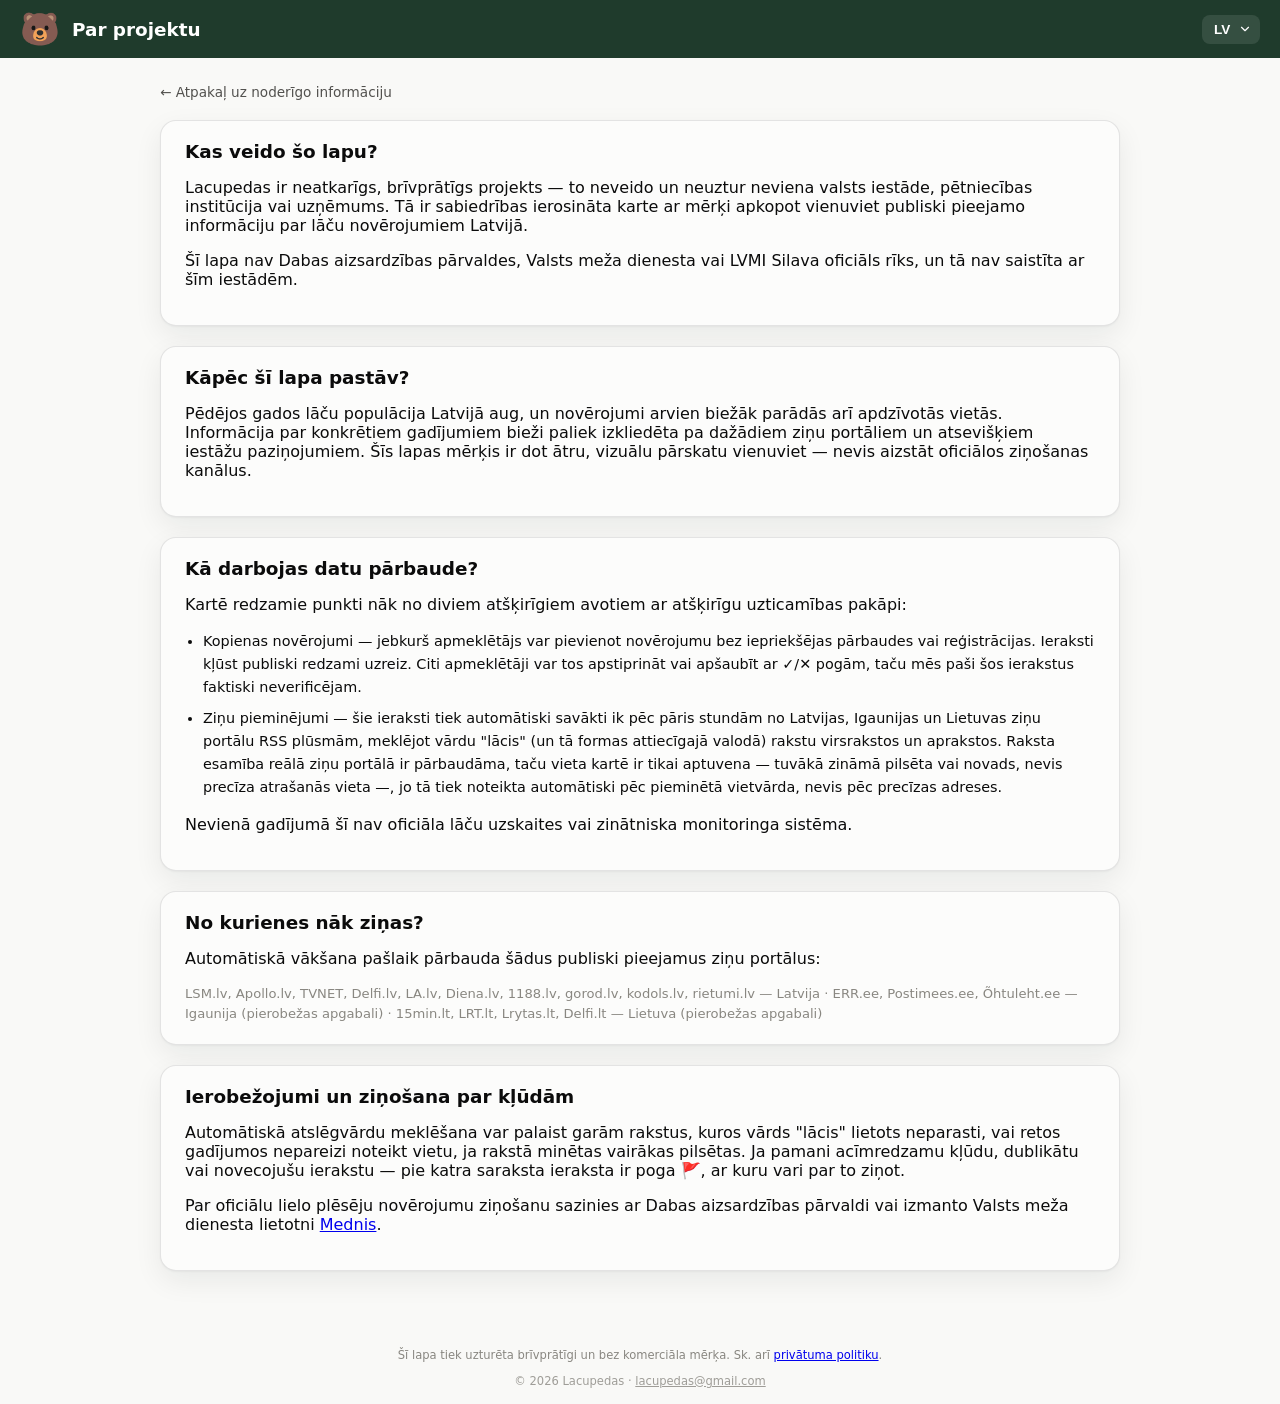
<file: about.html>
<!doctype html>
<html lang="lv">
<head>
  <meta charset="UTF-8" />
  <meta name="viewport" content="width=device-width, initial-scale=1.0" />
  <title>Par projektu — Lacupedas</title>
  <meta name="description" content="Kas veido Lacupedas, kāpēc tā izveidota, kā darbojas datu pārbaude un no kurienes nāk ziņas par lāču novērojumiem Latvijā." />
  <meta name="robots" content="index,follow,max-image-preview:large" />
  <link rel="canonical" href="https://lacupedas.lv/about.html" />
  <meta property="og:type" content="article" />
  <meta property="og:site_name" content="Lacupedas" />
  <meta property="og:title" content="Par projektu" />
  <meta property="og:description" content="Kas veido Lacupedas, kāpēc tā izveidota un kā darbojas datu pārbaude." />
  <meta property="og:url" content="https://lacupedas.lv/about.html" />
  <meta property="og:image" content="https://lacupedas.lv/icons/og-banner.png" />
  <meta property="og:image:width" content="1200" />
  <meta property="og:image:height" content="630" />
  <meta property="og:image:alt" content="Lacupedas — lāču novērojumi, pēdas un karte Latvijā" />
  <meta property="og:locale" content="lv_LV" />
  <meta property="og:locale:alternate" content="en_GB" />
  <meta property="og:locale:alternate" content="ru_RU" />
  <meta name="twitter:card" content="summary_large_image" />
  <meta name="twitter:image" content="https://lacupedas.lv/icons/og-banner.png" />
  <link rel="icon" href="favicon.ico" sizes="any" />
  <link rel="icon" type="image/png" sizes="32x32" href="icons/favicon-32x32.png" />
  <link rel="icon" type="image/png" sizes="16x16" href="icons/favicon-16x16.png" />
  <link rel="apple-touch-icon" sizes="180x180" href="icons/apple-touch-icon.png" />
  <link rel="manifest" href="site.webmanifest" />
  <link rel="stylesheet" href="css/style.css" />
  <link rel="stylesheet" href="css/guide.css" />

  <script type="application/ld+json">
  {
    "@context": "https://schema.org",
    "@type": "WebPage",
    "name": "Par projektu",
    "url": "https://lacupedas.lv/about.html",
    "isPartOf": { "@type": "WebSite", "name": "Lacupedas", "url": "https://lacupedas.lv/" },
    "inLanguage": ["lv", "en", "ru"]
  }
  </script>
  <script async src="https://pagead2.googlesyndication.com/pagead/js/adsbygoogle.js?client=ca-pub-6845734055198855" crossorigin="anonymous"></script>
</head>
<body class="guide-body">
  <header class="app-header">
    <div class="brand">
      <span class="brand-icon" aria-hidden="true">🐻</span>
      <h1 data-i18n="aboutTitle">Par projektu</h1>
    </div>
    <select id="lang-select" class="lang-select" aria-label="Language / Valoda / Язык">
      <option value="lv">LV</option>
      <option value="en">EN</option>
      <option value="ru">RU</option>
    </select>
  </header>

  <main class="guide-main">
    <a href="padomi.html" class="back-link" data-i18n="backToHub">← Atpakaļ uz noderīgo informāciju</a>

    <section class="guide-card">
      <h2 data-i18n="aboutWhoTitle">Kas veido šo lapu?</h2>
      <p data-i18n="aboutWho1">Lacupedas ir neatkarīgs, brīvprātīgs projekts — to neveido un neuztur neviena valsts iestāde, pētniecības institūcija vai uzņēmums. Tā ir sabiedrības ierosināta karte ar mērķi apkopot vienuviet publiski pieejamo informāciju par lāču novērojumiem Latvijā.</p>
      <p data-i18n="aboutWho2">Šī lapa nav Dabas aizsardzības pārvaldes, Valsts meža dienesta vai LVMI Silava oficiāls rīks, un tā nav saistīta ar šīm iestādēm.</p>
    </section>

    <section class="guide-card">
      <h2 data-i18n="aboutWhyTitle">Kāpēc šī lapa pastāv?</h2>
      <p data-i18n="aboutWhy1">Pēdējos gados lāču populācija Latvijā aug, un novērojumi arvien biežāk parādās arī apdzīvotās vietās. Informācija par konkrētiem gadījumiem bieži paliek izkliedēta pa dažādiem ziņu portāliem un atsevišķiem iestāžu paziņojumiem. Šīs lapas mērķis ir dot ātru, vizuālu pārskatu vienuviet — nevis aizstāt oficiālos ziņošanas kanālus.</p>
    </section>

    <section class="guide-card">
      <h2 data-i18n="aboutVerificationTitle">Kā darbojas datu pārbaude?</h2>
      <p data-i18n="aboutVerification1">Kartē redzamie punkti nāk no diviem atšķirīgiem avotiem ar atšķirīgu uzticamības pakāpi:</p>
      <ul class="guide-report-list">
        <li data-i18n="aboutVerification2"><strong>Kopienas novērojumi</strong> — jebkurš apmeklētājs var pievienot novērojumu bez iepriekšējas pārbaudes vai reģistrācijas. Ieraksti kļūst publiski redzami uzreiz. Citi apmeklētāji var tos apstiprināt vai apšaubīt ar ✓/✕ pogām, taču mēs paši šos ierakstus faktiski neverificējam.</li>
        <li data-i18n="aboutVerification3"><strong>Ziņu pieminējumi</strong> — šie ieraksti tiek automātiski savākti ik pēc pāris stundām no Latvijas, Igaunijas un Lietuvas ziņu portālu RSS plūsmām, meklējot vārdu "lācis" (un tā formas attiecīgajā valodā) rakstu virsrakstos un aprakstos. Raksta esamība reālā ziņu portālā ir pārbaudāma, taču vieta kartē ir tikai aptuvena — tuvākā zināmā pilsēta vai novads, nevis precīza atrašanās vieta —, jo tā tiek noteikta automātiski pēc pieminētā vietvārda, nevis pēc precīzas adreses.</li>
      </ul>
      <p data-i18n="aboutVerification4">Nevienā gadījumā šī nav oficiāla lāču uzskaites vai zinātniska monitoringa sistēma.</p>
    </section>

    <section class="guide-card">
      <h2 data-i18n="aboutSourcesTitle">No kurienes nāk ziņas?</h2>
      <p data-i18n="aboutSources1">Automātiskā vākšana pašlaik pārbauda šādus publiski pieejamus ziņu portālus:</p>
      <p class="guide-note">LSM.lv, Apollo.lv, TVNET, Delfi.lv, LA.lv, Diena.lv, 1188.lv, gorod.lv, kodols.lv, rietumi.lv — Latvija · ERR.ee, Postimees.ee, Õhtuleht.ee — Igaunija (pierobežas apgabali) · 15min.lt, LRT.lt, Lrytas.lt, Delfi.lt — Lietuva (pierobežas apgabali)</p>
    </section>

    <section class="guide-card">
      <h2 data-i18n="aboutLimitsTitle">Ierobežojumi un ziņošana par kļūdām</h2>
      <p data-i18n="aboutLimits1">Automātiskā atslēgvārdu meklēšana var palaist garām rakstus, kuros vārds "lācis" lietots neparasti, vai retos gadījumos nepareizi noteikt vietu, ja rakstā minētas vairākas pilsētas. Ja pamani acīmredzamu kļūdu, dublikātu vai novecojušu ierakstu — pie katra saraksta ieraksta ir poga 🚩, ar kuru vari par to ziņot.</p>
      <p>
        <span data-i18n="aboutLimits2">Par oficiālu lielo plēsēju novērojumu ziņošanu sazinies ar Dabas aizsardzības pārvaldi vai izmanto Valsts meža dienesta lietotni</span>
        <a href="https://www.vmd.gov.lv/lv/mobila-lietotne-mednis" target="_blank" rel="noopener">Mednis</a>.
      </p>
    </section>
  </main>

  <footer class="app-footer">
    <p>
      <span data-i18n="aboutFooterNote">Šī lapa tiek uzturēta brīvprātīgi un bez komerciāla mērķa. Sk. arī</span>
      <a href="privacy.html" data-i18n="aboutPrivacyLinkText">privātuma politiku</a>.
    </p>
    <!-- Static, not JS-filled: a crawler/RSS-reader/WebFetch-style client that doesn't run JS should still see a year. Bump by hand once a year. -->
    <p class="footer-meta">© 2026 Lacupedas · <a href="mailto:lacupedas@gmail.com">lacupedas@gmail.com</a></p>
      <div class="footer-ad">
      <ins class="adsbygoogle"
           style="display:block"
           data-ad-client="ca-pub-6845734055198855"
           data-ad-slot="REPLACE_WITH_AD_SLOT_ID"
           data-ad-format="horizontal"
           data-full-width-responsive="true"></ins>
      <script>(adsbygoogle = window.adsbygoogle || []).push({});</script>
    </div>
  </footer>

  <nav class="mobile-bottom-nav" aria-label="Mobile navigation">
    <a href="/" class="mobile-nav-item">
      <svg viewBox="0 0 24 24" width="20" height="20" fill="none" stroke="currentColor" stroke-width="2" stroke-linecap="round" stroke-linejoin="round"><path d="M3 11l9-8 9 8"/><path d="M5 10v10h5v-6h4v6h5V10"/></svg>
      <span data-i18n="navHome">Sākums</span>
    </a>
    <a href="map.html" class="mobile-nav-item">
      <svg viewBox="0 0 24 24" width="20" height="20" fill="none" stroke="currentColor" stroke-width="2" stroke-linecap="round" stroke-linejoin="round"><path d="M12 21s-7-6.5-7-11a7 7 0 0 1 14 0c0 4.5-7 11-7 11z"/><circle cx="12" cy="10" r="2.5"/></svg>
      <span data-i18n="navMap">Karte</span>
    </a>
    <a href="map.html?report=1" class="mobile-nav-item mobile-nav-report">
      <svg viewBox="0 0 24 24" width="22" height="22" fill="none" stroke="currentColor" stroke-width="2" stroke-linecap="round" stroke-linejoin="round"><circle cx="12" cy="12" r="9"/><path d="M12 8v8M8 12h8"/></svg>
      <span data-i18n="navReport">Ziņot</span>
    </a>
    <a href="stats.html" class="mobile-nav-item">
      <svg viewBox="0 0 24 24" width="20" height="20" fill="none" stroke="currentColor" stroke-width="2" stroke-linecap="round" stroke-linejoin="round"><path d="M4 20V10M12 20V4M20 20v-7"/></svg>
      <span data-i18n="navStats">Statistika</span>
    </a>
    <a href="padomi.html" class="mobile-nav-item mobile-nav-active">
      <svg viewBox="0 0 24 24" width="20" height="20" fill="none" stroke="currentColor" stroke-width="2" stroke-linecap="round" stroke-linejoin="round"><circle cx="12" cy="12" r="9"/><path d="M12 11v5"/><circle cx="12" cy="8" r="0.5" fill="currentColor"/></svg>
      <span data-i18n="navMore">Info</span>
    </a>
  </nav>

  <script src="js/i18n.js"></script>
  <script src="js/guide-page.js"></script>
</body>
</html>
</file>
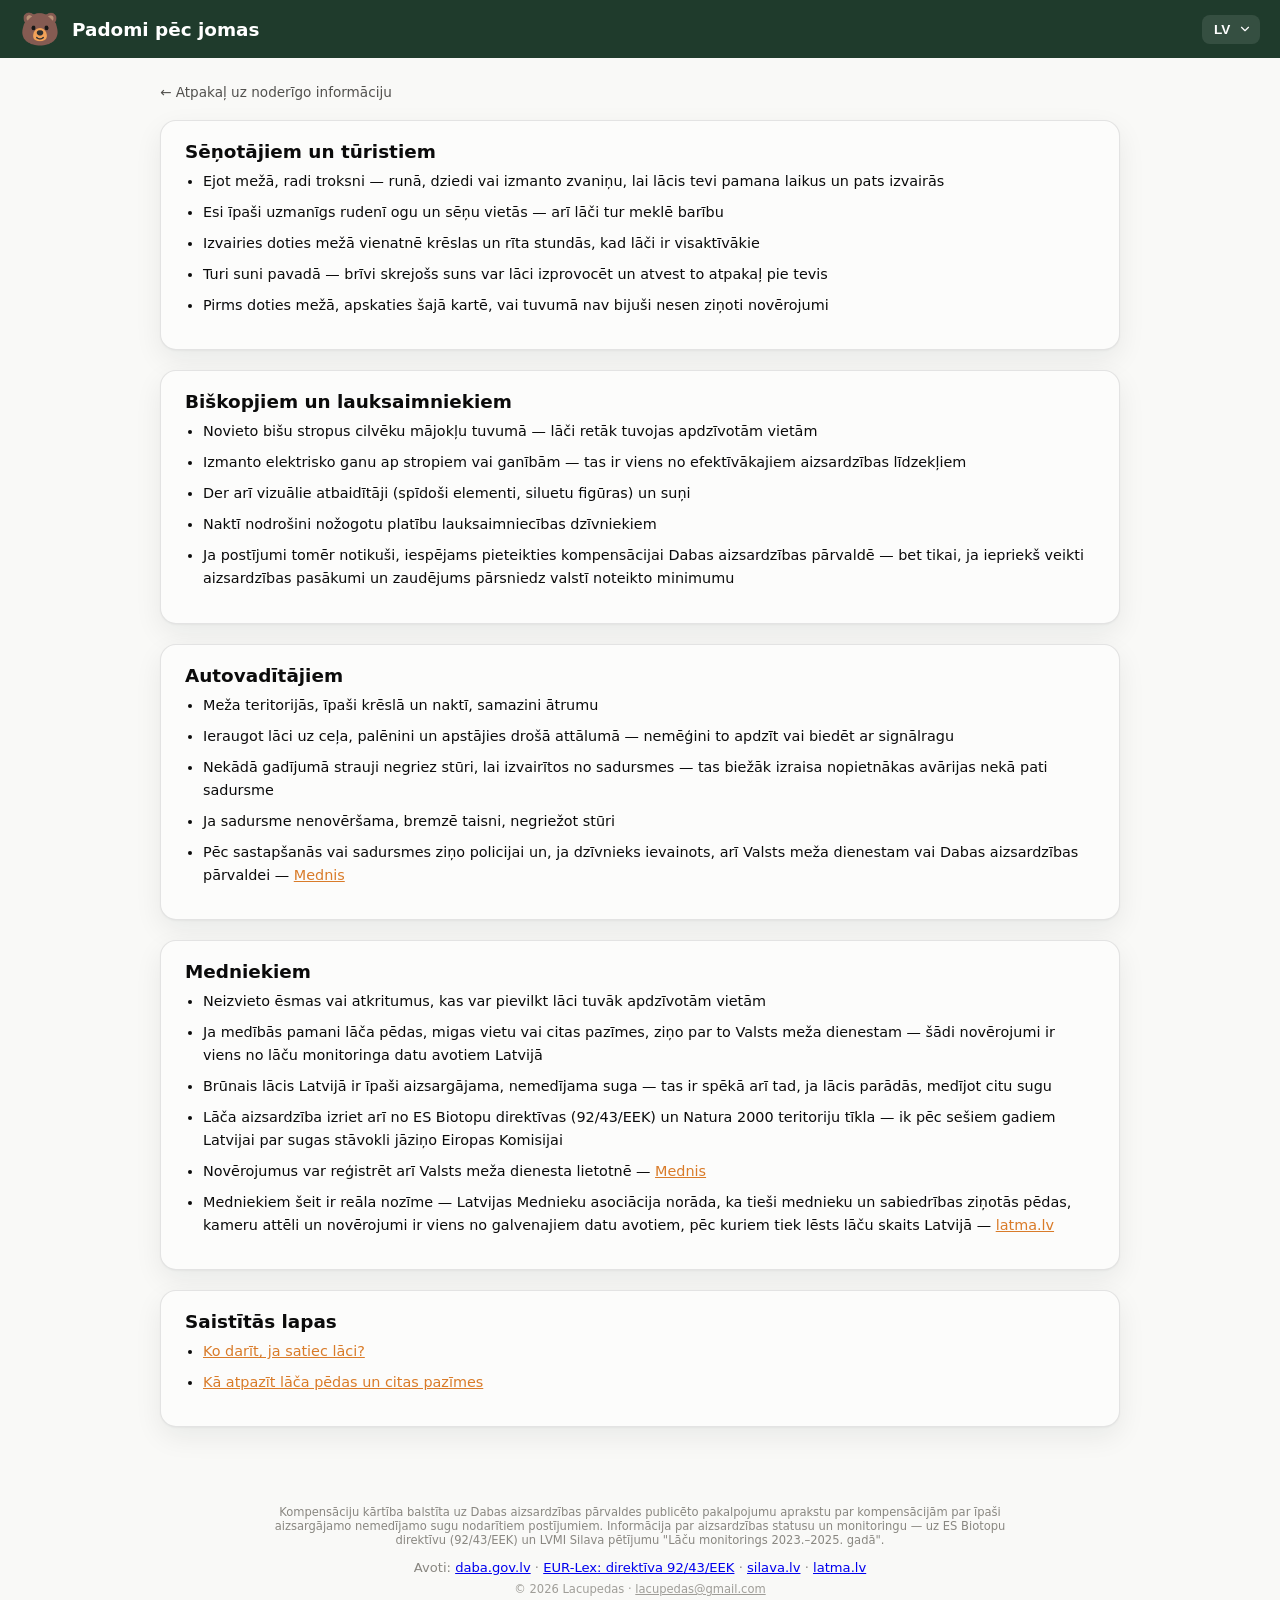
<file: advice.html>
<!doctype html>
<html lang="lv">
<head>
  <meta charset="UTF-8" />
  <meta name="viewport" content="width=device-width, initial-scale=1.0" />
  <title>Padomi pēc jomas — Lacupedas</title>
  <meta name="description" content="Padomi sēņotājiem un tūristiem, biškopjiem un lauksaimniekiem, autovadītājiem un medniekiem — kā izvairīties no konfliktiem ar lāci un kur meklēt kompensāciju par postījumiem." />
  <meta name="robots" content="index,follow,max-image-preview:large" />
  <link rel="canonical" href="https://lacupedas.lv/advice.html" />
  <meta property="og:type" content="article" />
  <meta property="og:site_name" content="Lacupedas" />
  <meta property="og:title" content="Padomi pēc jomas" />
  <meta property="og:description" content="Sēņotājiem un tūristiem, biškopjiem un lauksaimniekiem, autovadītājiem un medniekiem." />
  <meta property="og:url" content="https://lacupedas.lv/advice.html" />
  <meta property="og:image" content="https://lacupedas.lv/icons/og-banner.png" />
  <meta property="og:image:width" content="1200" />
  <meta property="og:image:height" content="630" />
  <meta property="og:image:alt" content="Lacupedas — lāču novērojumi, pēdas un karte Latvijā" />
  <meta property="og:locale" content="lv_LV" />
  <meta property="og:locale:alternate" content="en_GB" />
  <meta property="og:locale:alternate" content="ru_RU" />
  <meta name="twitter:card" content="summary_large_image" />
  <meta name="twitter:image" content="https://lacupedas.lv/icons/og-banner.png" />
  <link rel="icon" href="favicon.ico" sizes="any" />
  <link rel="icon" type="image/png" sizes="32x32" href="icons/favicon-32x32.png" />
  <link rel="icon" type="image/png" sizes="16x16" href="icons/favicon-16x16.png" />
  <link rel="apple-touch-icon" sizes="180x180" href="icons/apple-touch-icon.png" />
  <link rel="manifest" href="site.webmanifest" />
  <link rel="stylesheet" href="css/style.css" />
  <link rel="stylesheet" href="css/guide.css" />

  <script type="application/ld+json">
  {
    "@context": "https://schema.org",
    "@type": "WebPage",
    "name": "Padomi pēc jomas",
    "url": "https://lacupedas.lv/advice.html",
    "isPartOf": { "@type": "WebSite", "name": "Lacupedas", "url": "https://lacupedas.lv/" },
    "inLanguage": ["lv", "en", "ru"]
  }
  </script>
  <script async src="https://pagead2.googlesyndication.com/pagead/js/adsbygoogle.js?client=ca-pub-6845734055198855" crossorigin="anonymous"></script>
</head>
<body class="guide-body">
  <header class="app-header">
    <div class="brand">
      <span class="brand-icon" aria-hidden="true">🐻</span>
      <h1 data-i18n="adviceTitle">Padomi pēc jomas</h1>
    </div>
    <select id="lang-select" class="lang-select" aria-label="Language / Valoda / Язык">
      <option value="lv">LV</option>
      <option value="en">EN</option>
      <option value="ru">RU</option>
    </select>
  </header>

  <main class="guide-main">
    <a href="padomi.html" class="back-link" data-i18n="backToHub">← Atpakaļ uz noderīgo informāciju</a>

    <section id="foragers" class="guide-card">
      <h2 data-i18n="adviceForagersTitle">Sēņotājiem un tūristiem</h2>
      <ul class="guide-report-list">
        <li data-i18n="adviceForagers1">Ejot mežā, radi troksni — runā, dziedi vai izmanto zvaniņu, lai lācis tevi pamana laikus un pats izvairās</li>
        <li data-i18n="adviceForagers2">Esi īpaši uzmanīgs rudenī ogu un sēņu vietās — arī lāči tur meklē barību</li>
        <li data-i18n="adviceForagers3">Izvairies doties mežā vienatnē krēslas un rīta stundās, kad lāči ir visaktīvākie</li>
        <li data-i18n="adviceForagers4">Turi suni pavadā — brīvi skrejošs suns var lāci izprovocēt un atvest to atpakaļ pie tevis</li>
        <li data-i18n="adviceForagers5">Pirms doties mežā, apskaties šajā kartē, vai tuvumā nav bijuši nesen ziņoti novērojumi</li>
      </ul>
    </section>

    <section id="beekeepers" class="guide-card">
      <h2 data-i18n="adviceBeeTitle">Biškopjiem un lauksaimniekiem</h2>
      <ul class="guide-report-list">
        <li data-i18n="adviceBee1">Novieto bišu stropus cilvēku mājokļu tuvumā — lāči retāk tuvojas apdzīvotām vietām</li>
        <li data-i18n="adviceBee2">Izmanto elektrisko ganu ap stropiem vai ganībām — tas ir viens no efektīvākajiem aizsardzības līdzekļiem</li>
        <li data-i18n="adviceBee3">Der arī vizuālie atbaidītāji (spīdoši elementi, siluetu figūras) un suņi</li>
        <li data-i18n="adviceBee4">Naktī nodrošini nožogotu platību lauksaimniecības dzīvniekiem</li>
        <li data-i18n="adviceBee5">Ja postījumi tomēr notikuši, iespējams pieteikties kompensācijai Dabas aizsardzības pārvaldē — bet tikai, ja iepriekš veikti aizsardzības pasākumi un zaudējums pārsniedz valstī noteikto minimumu</li>
      </ul>
    </section>

    <section id="drivers" class="guide-card">
      <h2 data-i18n="adviceDriversTitle">Autovadītājiem</h2>
      <ul class="guide-report-list">
        <li data-i18n="adviceDrivers1">Meža teritorijās, īpaši krēslā un naktī, samazini ātrumu</li>
        <li data-i18n="adviceDrivers2">Ieraugot lāci uz ceļa, palēnini un apstājies drošā attālumā — nemēģini to apdzīt vai biedēt ar signālragu</li>
        <li data-i18n="adviceDrivers3">Nekādā gadījumā strauji negriez stūri, lai izvairītos no sadursmes — tas biežāk izraisa nopietnākas avārijas nekā pati sadursme</li>
        <li data-i18n="adviceDrivers4">Ja sadursme nenovēršama, bremzē taisni, negriežot stūri</li>
        <li>
          <span data-i18n="adviceDrivers5">Pēc sastapšanās vai sadursmes ziņo policijai un, ja dzīvnieks ievainots, arī Valsts meža dienestam vai Dabas aizsardzības pārvaldei</span>
          — <a href="https://www.vmd.gov.lv/lv/mobila-lietotne-mednis" target="_blank" rel="noopener">Mednis</a>
        </li>
      </ul>
    </section>

    <section id="hunters" class="guide-card">
      <h2 data-i18n="adviceHuntersTitle">Medniekiem</h2>
      <ul class="guide-report-list">
        <li data-i18n="adviceHunters1">Neizvieto ēsmas vai atkritumus, kas var pievilkt lāci tuvāk apdzīvotām vietām</li>
        <li data-i18n="adviceHunters2">Ja medībās pamani lāča pēdas, migas vietu vai citas pazīmes, ziņo par to Valsts meža dienestam — šādi novērojumi ir viens no lāču monitoringa datu avotiem Latvijā</li>
        <li data-i18n="adviceHunters3">Brūnais lācis Latvijā ir īpaši aizsargājama, nemedījama suga — tas ir spēkā arī tad, ja lācis parādās, medījot citu sugu</li>
        <li data-i18n="adviceHunters4">Lāča aizsardzība izriet arī no ES Biotopu direktīvas (92/43/EEK) un Natura 2000 teritoriju tīkla — ik pēc sešiem gadiem Latvijai par sugas stāvokli jāziņo Eiropas Komisijai</li>
        <li>
          <span data-i18n="adviceHunters5">Novērojumus var reģistrēt arī Valsts meža dienesta lietotnē</span>
          — <a href="https://www.vmd.gov.lv/lv/mobila-lietotne-mednis" target="_blank" rel="noopener">Mednis</a>
        </li>
        <li>
          <span data-i18n="adviceHunters6">Medniekiem šeit ir reāla nozīme — Latvijas Mednieku asociācija norāda, ka tieši mednieku un sabiedrības ziņotās pēdas, kameru attēli un novērojumi ir viens no galvenajiem datu avotiem, pēc kuriem tiek lēsts lāču skaits Latvijā</span>
          — <a href="https://www.latma.lv/latvija-lacu-klust-vairak-ko-rada-jaunakie-monitoringa-dati/" target="_blank" rel="noopener">latma.lv</a>
        </li>
      </ul>
    </section>

    <section class="guide-card">
      <h2 data-i18n="relatedTitle">Saistītās lapas</h2>
      <ul class="guide-report-list">
        <li><a href="guide.html" data-i18n="guideTitle">Ko darīt, ja satiec lāci?</a></li>
        <li><a href="tracks.html" data-i18n="tracksTitle">Kā atpazīt lāča pēdas un citas pazīmes</a></li>
      </ul>
    </section>
  </main>

  <footer class="app-footer">
    <p data-i18n="adviceSourceNote">
      Kompensāciju kārtība balstīta uz Dabas aizsardzības pārvaldes publicēto pakalpojumu aprakstu par kompensācijām par īpaši aizsargājamo nemedījamo sugu nodarītiem postījumiem. Informācija par aizsardzības statusu un monitoringu — uz ES Biotopu direktīvu (92/43/EEK) un LVMI Silava pētījumu "Lāču monitorings 2023.–2025. gadā".
    </p>
    <p class="guide-note">
      <span data-i18n="biologySourcesLabel">Avoti:</span>
      <a href="https://www.daba.gov.lv/" target="_blank" rel="noopener">daba.gov.lv</a> ·
      <a href="https://eur-lex.europa.eu/eli/dir/1992/43/oj/eng" target="_blank" rel="noopener">EUR-Lex: direktīva 92/43/EEK</a> ·
      <a href="https://www.silava.lv/petnieciba/petijumi/lacu-monitorings-2023-2025" target="_blank" rel="noopener">silava.lv</a> ·
      <a href="https://www.latma.lv/latvija-lacu-klust-vairak-ko-rada-jaunakie-monitoringa-dati/" target="_blank" rel="noopener">latma.lv</a>
    </p>
    <!-- Static, not JS-filled: a crawler/RSS-reader/WebFetch-style client that doesn't run JS should still see a year. Bump by hand once a year. -->
    <p class="footer-meta">© 2026 Lacupedas · <a href="mailto:lacupedas@gmail.com">lacupedas@gmail.com</a></p>
      <div class="footer-ad">
      <ins class="adsbygoogle"
           style="display:block"
           data-ad-client="ca-pub-6845734055198855"
           data-ad-slot="REPLACE_WITH_AD_SLOT_ID"
           data-ad-format="horizontal"
           data-full-width-responsive="true"></ins>
      <script>(adsbygoogle = window.adsbygoogle || []).push({});</script>
    </div>
  </footer>

  <nav class="mobile-bottom-nav" aria-label="Mobile navigation">
    <a href="/" class="mobile-nav-item">
      <svg viewBox="0 0 24 24" width="20" height="20" fill="none" stroke="currentColor" stroke-width="2" stroke-linecap="round" stroke-linejoin="round"><path d="M3 11l9-8 9 8"/><path d="M5 10v10h5v-6h4v6h5V10"/></svg>
      <span data-i18n="navHome">Sākums</span>
    </a>
    <a href="map.html" class="mobile-nav-item">
      <svg viewBox="0 0 24 24" width="20" height="20" fill="none" stroke="currentColor" stroke-width="2" stroke-linecap="round" stroke-linejoin="round"><path d="M12 21s-7-6.5-7-11a7 7 0 0 1 14 0c0 4.5-7 11-7 11z"/><circle cx="12" cy="10" r="2.5"/></svg>
      <span data-i18n="navMap">Karte</span>
    </a>
    <a href="map.html?report=1" class="mobile-nav-item mobile-nav-report">
      <svg viewBox="0 0 24 24" width="22" height="22" fill="none" stroke="currentColor" stroke-width="2" stroke-linecap="round" stroke-linejoin="round"><circle cx="12" cy="12" r="9"/><path d="M12 8v8M8 12h8"/></svg>
      <span data-i18n="navReport">Ziņot</span>
    </a>
    <a href="stats.html" class="mobile-nav-item">
      <svg viewBox="0 0 24 24" width="20" height="20" fill="none" stroke="currentColor" stroke-width="2" stroke-linecap="round" stroke-linejoin="round"><path d="M4 20V10M12 20V4M20 20v-7"/></svg>
      <span data-i18n="navStats">Statistika</span>
    </a>
    <a href="padomi.html" class="mobile-nav-item mobile-nav-active">
      <svg viewBox="0 0 24 24" width="20" height="20" fill="none" stroke="currentColor" stroke-width="2" stroke-linecap="round" stroke-linejoin="round"><circle cx="12" cy="12" r="9"/><path d="M12 11v5"/><circle cx="12" cy="8" r="0.5" fill="currentColor"/></svg>
      <span data-i18n="navMore">Info</span>
    </a>
  </nav>

  <script src="js/i18n.js"></script>
  <script src="js/guide-page.js"></script>
</body>
</html>
</file>
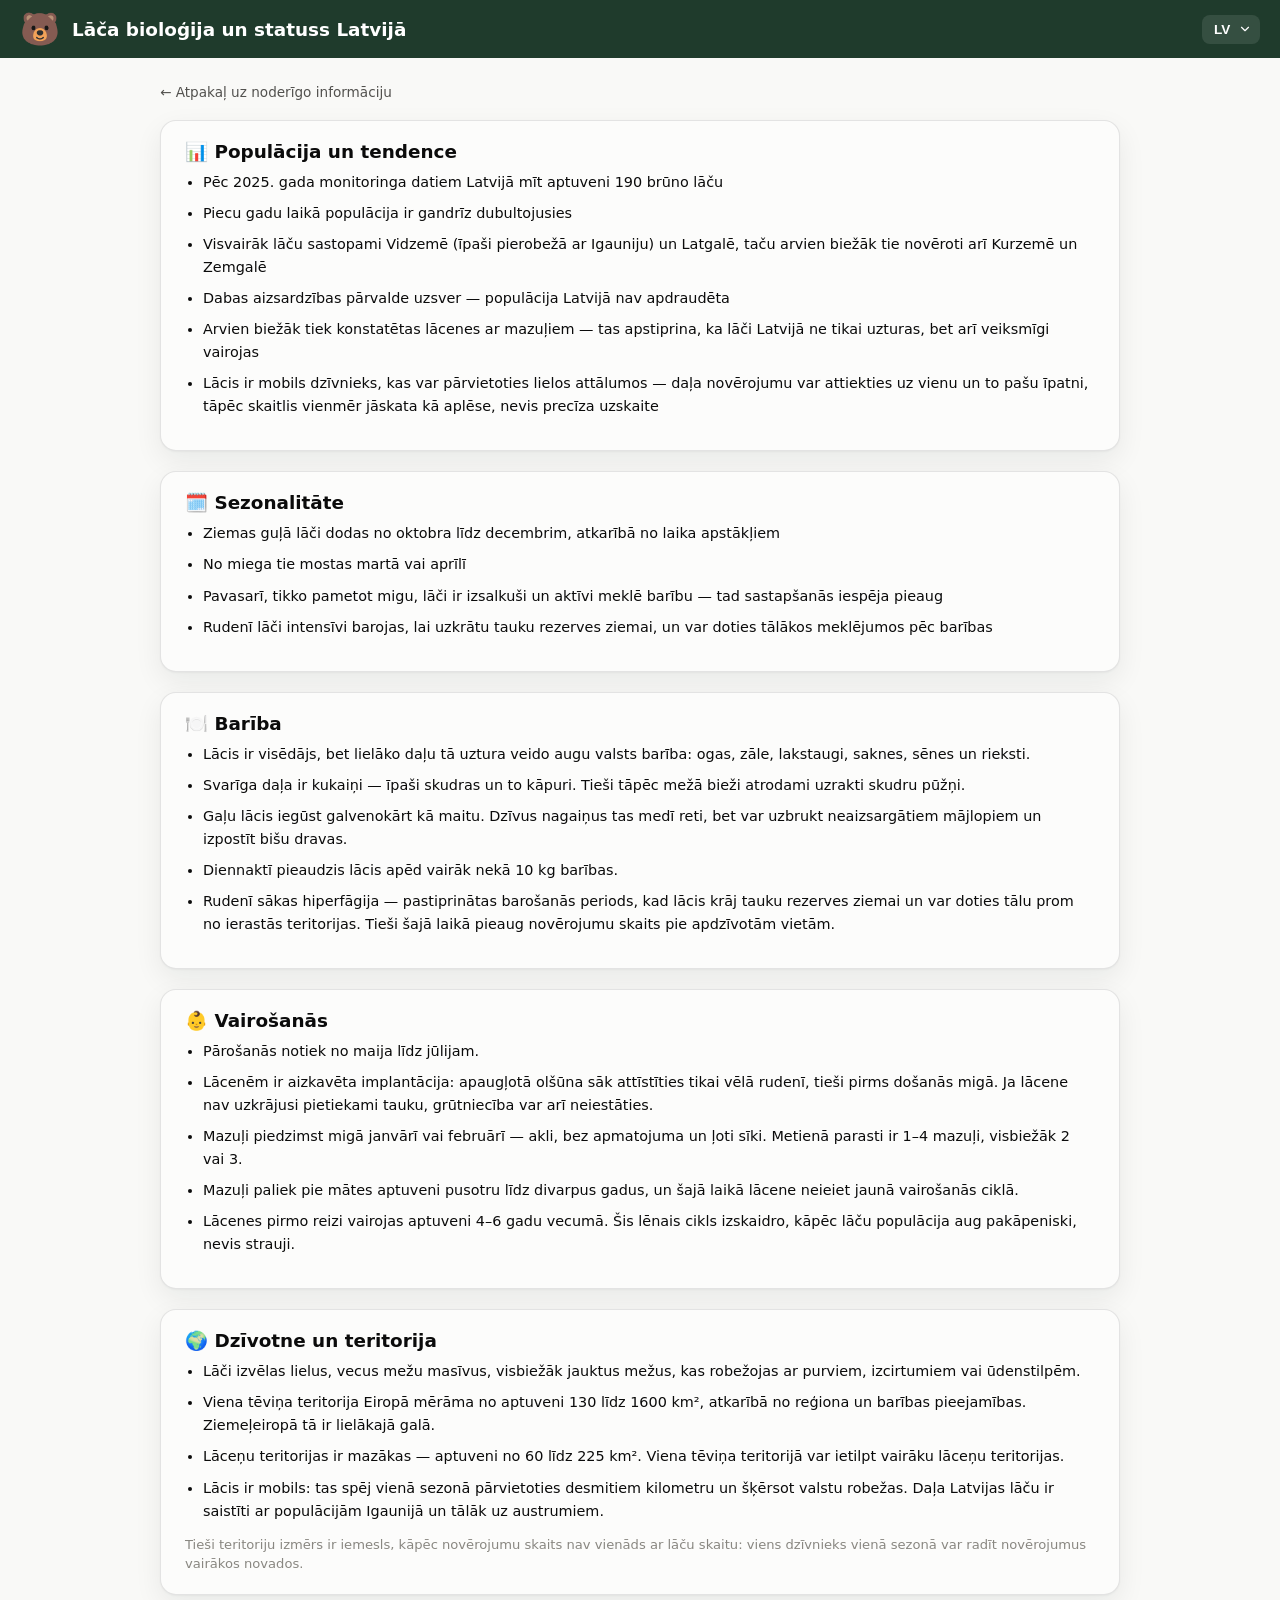
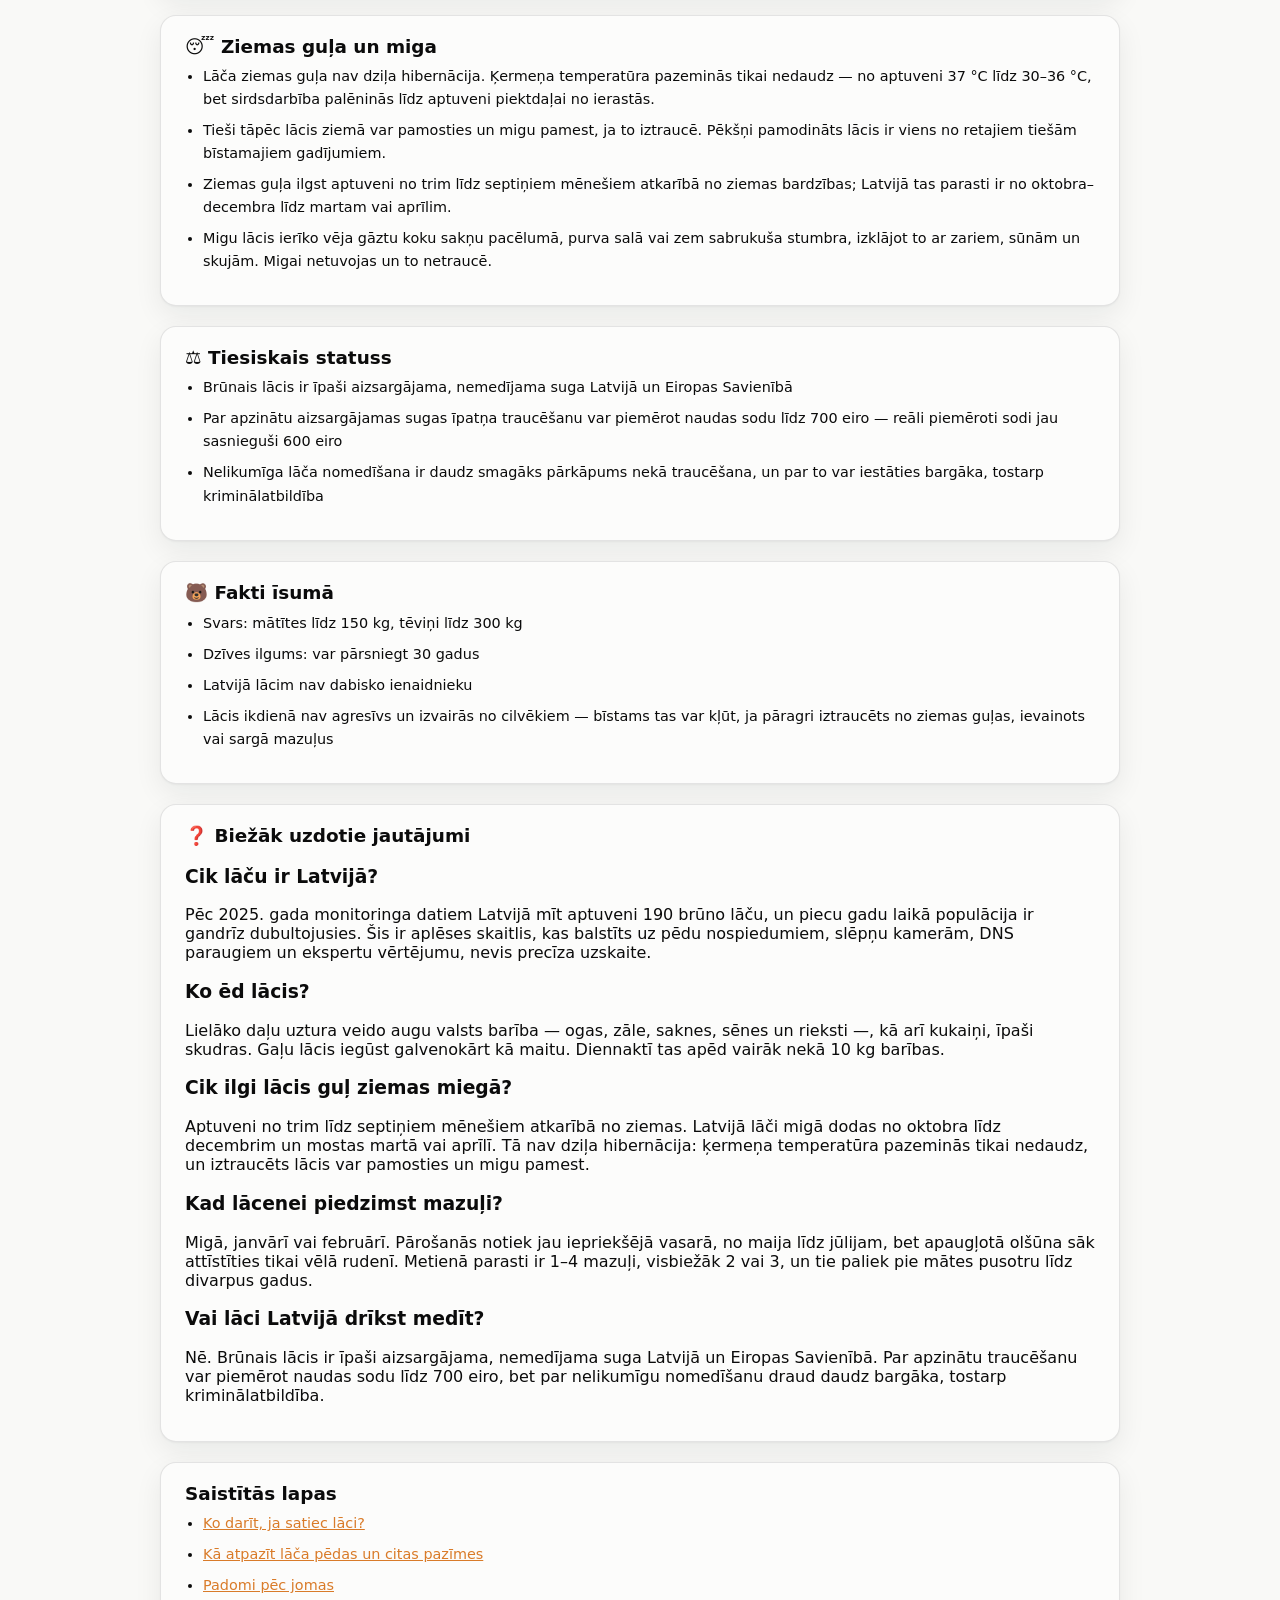
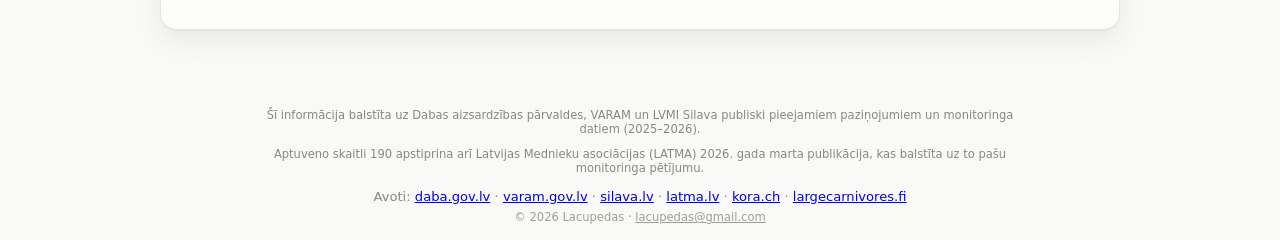
<file: biology.html>
<!doctype html>
<html lang="lv">
<head>
  <meta charset="UTF-8" />
  <meta name="viewport" content="width=device-width, initial-scale=1.0" />
  <title>Lāča bioloģija un statuss Latvijā — Lacupedas</title>
  <meta name="description" content="Cik lāču dzīvo Latvijā, kur tie sastopami, kad visaktīvāk un kāds ir to tiesiskais statuss — dati no Dabas aizsardzības pārvaldes, VARAM un LVMI Silava." />
  <meta name="robots" content="index,follow,max-image-preview:large" />
  <link rel="canonical" href="https://lacupedas.lv/biology.html" />
  <meta property="og:type" content="article" />
  <meta property="og:site_name" content="Lacupedas" />
  <meta property="og:title" content="Lāča bioloģija un statuss Latvijā" />
  <meta property="og:description" content="Populācija, izplatība, sezonalitāte un tiesiskā aizsardzība." />
  <meta property="og:url" content="https://lacupedas.lv/biology.html" />
  <meta property="og:image" content="https://lacupedas.lv/icons/og-banner.png" />
  <meta property="og:image:width" content="1200" />
  <meta property="og:image:height" content="630" />
  <meta property="og:image:alt" content="Lacupedas — lāču novērojumi, pēdas un karte Latvijā" />
  <meta property="og:locale" content="lv_LV" />
  <meta property="og:locale:alternate" content="en_GB" />
  <meta property="og:locale:alternate" content="ru_RU" />
  <meta name="twitter:card" content="summary_large_image" />
  <meta name="twitter:image" content="https://lacupedas.lv/icons/og-banner.png" />
  <link rel="icon" href="favicon.ico" sizes="any" />
  <link rel="icon" type="image/png" sizes="32x32" href="icons/favicon-32x32.png" />
  <link rel="icon" type="image/png" sizes="16x16" href="icons/favicon-16x16.png" />
  <link rel="apple-touch-icon" sizes="180x180" href="icons/apple-touch-icon.png" />
  <link rel="manifest" href="site.webmanifest" />
  <link rel="stylesheet" href="css/style.css" />
  <link rel="stylesheet" href="css/guide.css" />

  <script type="application/ld+json">
  {
    "@context": "https://schema.org",
    "@type": "WebPage",
    "name": "Lāča bioloģija un statuss Latvijā",
    "url": "https://lacupedas.lv/biology.html",
    "isPartOf": { "@type": "WebSite", "name": "Lacupedas", "url": "https://lacupedas.lv/" },
    "inLanguage": ["lv", "en", "ru"]
  }
  </script>

  <script type="application/ld+json">
  {
    "@context": "https://schema.org",
    "@type": "FAQPage",
    "mainEntity": [
      {
        "@type": "Question",
        "name": "Cik l\u0101\u010du ir Latvij\u0101?",
        "acceptedAnswer": {
          "@type": "Answer",
          "text": "P\u0113c 2025. gada monitoringa datiem Latvij\u0101 m\u012bt aptuveni 190 br\u016bno l\u0101\u010du, un piecu gadu laik\u0101 popul\u0101cija ir gandr\u012bz dubultojusies. \u0160is ir apl\u0113ses skaitlis, kas balst\u012bts uz p\u0113du nospiedumiem, sl\u0113p\u0146u kamer\u0101m, DNS paraugiem un ekspertu v\u0113rt\u0113jumu, nevis prec\u012bza uzskaite."
        }
      },
      {
        "@type": "Question",
        "name": "Ko \u0113d l\u0101cis?",
        "acceptedAnswer": {
          "@type": "Answer",
          "text": "Liel\u0101ko da\u013cu uztura veido augu valsts bar\u012bba \u2014 ogas, z\u0101le, saknes, s\u0113nes un rieksti \u2014, k\u0101 ar\u012b kukai\u0146i, \u012bpa\u0161i skudras. Ga\u013cu l\u0101cis ieg\u016bst galvenok\u0101rt k\u0101 maitu. Diennakt\u012b tas ap\u0113d vair\u0101k nek\u0101 10 kg bar\u012bbas."
        }
      },
      {
        "@type": "Question",
        "name": "Cik ilgi l\u0101cis gu\u013c ziemas mieg\u0101?",
        "acceptedAnswer": {
          "@type": "Answer",
          "text": "Aptuveni no trim l\u012bdz septi\u0146iem m\u0113ne\u0161iem atkar\u012bb\u0101 no ziemas. Latvij\u0101 l\u0101\u010di mig\u0101 dodas no oktobra l\u012bdz decembrim un mostas mart\u0101 vai apr\u012bl\u012b. T\u0101 nav dzi\u013ca hibern\u0101cija: \u0137erme\u0146a temperat\u016bra pazemin\u0101s tikai nedaudz, un iztrauc\u0113ts l\u0101cis var pamosties un migu pamest."
        }
      },
      {
        "@type": "Question",
        "name": "Kad l\u0101cenei piedzimst mazu\u013ci?",
        "acceptedAnswer": {
          "@type": "Answer",
          "text": "Mig\u0101, janv\u0101r\u012b vai febru\u0101r\u012b. P\u0101ro\u0161an\u0101s notiek jau iepriek\u0161\u0113j\u0101 vasar\u0101, no maija l\u012bdz j\u016blijam, bet apaug\u013cot\u0101 ol\u0161\u016bna s\u0101k att\u012bst\u012bties tikai v\u0113l\u0101 ruden\u012b. Metien\u0101 parasti ir 1\u20134 mazu\u013ci, visbie\u017e\u0101k 2 vai 3, un tie paliek pie m\u0101tes pusotru l\u012bdz divarpus gadus."
        }
      },
      {
        "@type": "Question",
        "name": "Vai l\u0101ci Latvij\u0101 dr\u012bkst med\u012bt?",
        "acceptedAnswer": {
          "@type": "Answer",
          "text": "N\u0113. Br\u016bnais l\u0101cis ir \u012bpa\u0161i aizsarg\u0101jama, nemed\u012bjama suga Latvij\u0101 un Eiropas Savien\u012bb\u0101. Par apzin\u0101tu trauc\u0113\u0161anu var piem\u0113rot naudas sodu l\u012bdz 700 eiro, bet par nelikum\u012bgu nomed\u012b\u0161anu draud daudz barg\u0101ka, tostarp krimin\u0101latbild\u012bba."
        }
      }
    ]
  }
  </script>
  <script async src="https://pagead2.googlesyndication.com/pagead/js/adsbygoogle.js?client=ca-pub-6845734055198855" crossorigin="anonymous"></script>
</head>
<body class="guide-body">
  <header class="app-header">
    <div class="brand">
      <span class="brand-icon" aria-hidden="true">🐻</span>
      <h1 data-i18n="biologyTitle">Lāča bioloģija un statuss Latvijā</h1>
    </div>
    <select id="lang-select" class="lang-select" aria-label="Language / Valoda / Язык">
      <option value="lv">LV</option>
      <option value="en">EN</option>
      <option value="ru">RU</option>
    </select>
  </header>

  <main class="guide-main">
    <a href="padomi.html" class="back-link" data-i18n="backToHub">← Atpakaļ uz noderīgo informāciju</a>

    <section class="guide-card">
      <h2 data-i18n="biologyPopTitle">📊 Populācija un tendence</h2>
      <ul class="guide-report-list">
        <li data-i18n="biologyPop1">Pēc 2025. gada monitoringa datiem Latvijā mīt aptuveni 190 brūno lāču</li>
        <li data-i18n="biologyPop2">Piecu gadu laikā populācija ir gandrīz dubultojusies</li>
        <li data-i18n="biologyPop3">Visvairāk lāču sastopami Vidzemē (īpaši pierobežā ar Igauniju) un Latgalē, taču arvien biežāk tie novēroti arī Kurzemē un Zemgalē</li>
        <li data-i18n="biologyPop4">Dabas aizsardzības pārvalde uzsver — populācija Latvijā nav apdraudēta</li>
        <li data-i18n="biologyPop5">Arvien biežāk tiek konstatētas lācenes ar mazuļiem — tas apstiprina, ka lāči Latvijā ne tikai uzturas, bet arī veiksmīgi vairojas</li>
        <li data-i18n="biologyPop6">Lācis ir mobils dzīvnieks, kas var pārvietoties lielos attālumos — daļa novērojumu var attiekties uz vienu un to pašu īpatni, tāpēc skaitlis vienmēr jāskata kā aplēse, nevis precīza uzskaite</li>
      </ul>
    </section>

    <section class="guide-card">
      <h2 data-i18n="biologySeasonTitle">🗓️ Sezonalitāte</h2>
      <ul class="guide-report-list">
        <li data-i18n="biologySeason1">Ziemas guļā lāči dodas no oktobra līdz decembrim, atkarībā no laika apstākļiem</li>
        <li data-i18n="biologySeason2">No miega tie mostas martā vai aprīlī</li>
        <li data-i18n="biologySeason3">Pavasarī, tikko pametot migu, lāči ir izsalkuši un aktīvi meklē barību — tad sastapšanās iespēja pieaug</li>
        <li data-i18n="biologySeason4">Rudenī lāči intensīvi barojas, lai uzkrātu tauku rezerves ziemai, un var doties tālākos meklējumos pēc barības</li>
      </ul>
    </section>

    <section class="guide-card">
      <h2 data-i18n="biologyDietTitle">🍽️ Barība</h2>
      <ul class="guide-report-list">
        <li data-i18n="biologyDiet1">Lācis ir visēdājs, bet lielāko daļu tā uztura veido augu valsts barība: ogas, zāle, lakstaugi, saknes, sēnes un rieksti.</li>
        <li data-i18n="biologyDiet2">Svarīga daļa ir kukaiņi — īpaši skudras un to kāpuri. Tieši tāpēc mežā bieži atrodami uzrakti skudru pūžņi.</li>
        <li data-i18n="biologyDiet3">Gaļu lācis iegūst galvenokārt kā maitu. Dzīvus nagaiņus tas medī reti, bet var uzbrukt neaizsargātiem mājlopiem un izpostīt bišu dravas.</li>
        <li data-i18n="biologyDiet4">Diennaktī pieaudzis lācis apēd vairāk nekā 10 kg barības.</li>
        <li data-i18n="biologyDiet5">Rudenī sākas hiperfāgija — pastiprinātas barošanās periods, kad lācis krāj tauku rezerves ziemai un var doties tālu prom no ierastās teritorijas. Tieši šajā laikā pieaug novērojumu skaits pie apdzīvotām vietām.</li>
      </ul>
    </section>

    <section class="guide-card">
      <h2 data-i18n="biologyReproTitle">👶 Vairošanās</h2>
      <ul class="guide-report-list">
        <li data-i18n="biologyRepro1">Pārošanās notiek no maija līdz jūlijam.</li>
        <li data-i18n="biologyRepro2">Lācenēm ir aizkavēta implantācija: apaugļotā olšūna sāk attīstīties tikai vēlā rudenī, tieši pirms došanās migā. Ja lācene nav uzkrājusi pietiekami tauku, grūtniecība var arī neiestāties.</li>
        <li data-i18n="biologyRepro3">Mazuļi piedzimst migā janvārī vai februārī — akli, bez apmatojuma un ļoti sīki. Metienā parasti ir 1–4 mazuļi, visbiežāk 2 vai 3.</li>
        <li data-i18n="biologyRepro4">Mazuļi paliek pie mātes aptuveni pusotru līdz divarpus gadus, un šajā laikā lācene neieiet jaunā vairošanās ciklā.</li>
        <li data-i18n="biologyRepro5">Lācenes pirmo reizi vairojas aptuveni 4–6 gadu vecumā. Šis lēnais cikls izskaidro, kāpēc lāču populācija aug pakāpeniski, nevis strauji.</li>
      </ul>
    </section>

    <section class="guide-card">
      <h2 data-i18n="biologyRangeTitle">🌍 Dzīvotne un teritorija</h2>
      <ul class="guide-report-list">
        <li data-i18n="biologyRange1">Lāči izvēlas lielus, vecus mežu masīvus, visbiežāk jauktus mežus, kas robežojas ar purviem, izcirtumiem vai ūdenstilpēm.</li>
        <li data-i18n="biologyRange2">Viena tēviņa teritorija Eiropā mērāma no aptuveni 130 līdz 1600 km², atkarībā no reģiona un barības pieejamības. Ziemeļeiropā tā ir lielākajā galā.</li>
        <li data-i18n="biologyRange3">Lāceņu teritorijas ir mazākas — aptuveni no 60 līdz 225 km². Viena tēviņa teritorijā var ietilpt vairāku lāceņu teritorijas.</li>
        <li data-i18n="biologyRange4">Lācis ir mobils: tas spēj vienā sezonā pārvietoties desmitiem kilometru un šķērsot valstu robežas. Daļa Latvijas lāču ir saistīti ar populācijām Igaunijā un tālāk uz austrumiem.</li>
      </ul>
      <p class="guide-note" data-i18n="biologyRangeNote">
        Tieši teritoriju izmērs ir iemesls, kāpēc novērojumu skaits nav vienāds ar lāču skaitu: viens
        dzīvnieks vienā sezonā var radīt novērojumus vairākos novados.
      </p>
    </section>

    <section class="guide-card">
      <h2 data-i18n="biologyDenTitle">😴 Ziemas guļa un miga</h2>
      <ul class="guide-report-list">
        <li data-i18n="biologyDen1">Lāča ziemas guļa nav dziļa hibernācija. Ķermeņa temperatūra pazeminās tikai nedaudz — no aptuveni 37 °C līdz 30–36 °C, bet sirdsdarbība palēninās līdz aptuveni piektdaļai no ierastās.</li>
        <li data-i18n="biologyDen2">Tieši tāpēc lācis ziemā var pamosties un migu pamest, ja to iztraucē. Pēkšņi pamodināts lācis ir viens no retajiem tiešām bīstamajiem gadījumiem.</li>
        <li data-i18n="biologyDen3">Ziemas guļa ilgst aptuveni no trim līdz septiņiem mēnešiem atkarībā no ziemas bardzības; Latvijā tas parasti ir no oktobra–decembra līdz martam vai aprīlim.</li>
        <li data-i18n="biologyDen4">Migu lācis ierīko vēja gāztu koku sakņu pacēlumā, purva salā vai zem sabrukuša stumbra, izklājot to ar zariem, sūnām un skujām. Migai netuvojas un to netraucē.</li>
      </ul>
    </section>

    <section class="guide-card">
      <h2 data-i18n="biologyLegalTitle">⚖️ Tiesiskais statuss</h2>
      <ul class="guide-report-list">
        <li data-i18n="biologyLegal1">Brūnais lācis ir īpaši aizsargājama, nemedījama suga Latvijā un Eiropas Savienībā</li>
        <li data-i18n="biologyLegal2">Par apzinātu aizsargājamas sugas īpatņa traucēšanu var piemērot naudas sodu līdz 700 eiro — reāli piemēroti sodi jau sasnieguši 600 eiro</li>
        <li data-i18n="biologyLegal3">Nelikumīga lāča nomedīšana ir daudz smagāks pārkāpums nekā traucēšana, un par to var iestāties bargāka, tostarp kriminālatbildība</li>
      </ul>
    </section>

    <section class="guide-card">
      <h2 data-i18n="biologyFactsTitle">🐻 Fakti īsumā</h2>
      <ul class="guide-report-list">
        <li data-i18n="biologyFacts1">Svars: mātītes līdz 150 kg, tēviņi līdz 300 kg</li>
        <li data-i18n="biologyFacts2">Dzīves ilgums: var pārsniegt 30 gadus</li>
        <li data-i18n="biologyFacts3">Latvijā lācim nav dabisko ienaidnieku</li>
        <li data-i18n="biologyFacts4">Lācis ikdienā nav agresīvs un izvairās no cilvēkiem — bīstams tas var kļūt, ja pāragri iztraucēts no ziemas guļas, ievainots vai sargā mazuļus</li>
      </ul>
    </section>

    <section class="guide-card">
      <h2 data-i18n="biologyFaqTitle">❓ Biežāk uzdotie jautājumi</h2>

      <h3 data-i18n="biologyFaqQ1">Cik lāču ir Latvijā?</h3>
      <p data-i18n="biologyFaqA1">
        Pēc 2025. gada monitoringa datiem Latvijā mīt aptuveni 190 brūno lāču, un piecu gadu laikā populācija
        ir gandrīz dubultojusies. Šis ir aplēses skaitlis, kas balstīts uz pēdu nospiedumiem, slēpņu kamerām,
        DNS paraugiem un ekspertu vērtējumu, nevis precīza uzskaite.
      </p>

      <h3 data-i18n="biologyFaqQ2">Ko ēd lācis?</h3>
      <p data-i18n="biologyFaqA2">
        Lielāko daļu uztura veido augu valsts barība — ogas, zāle, saknes, sēnes un rieksti —, kā arī kukaiņi,
        īpaši skudras. Gaļu lācis iegūst galvenokārt kā maitu. Diennaktī tas apēd vairāk nekā 10 kg barības.
      </p>

      <h3 data-i18n="biologyFaqQ3">Cik ilgi lācis guļ ziemas miegā?</h3>
      <p data-i18n="biologyFaqA3">
        Aptuveni no trim līdz septiņiem mēnešiem atkarībā no ziemas. Latvijā lāči migā dodas no oktobra līdz
        decembrim un mostas martā vai aprīlī. Tā nav dziļa hibernācija: ķermeņa temperatūra pazeminās tikai
        nedaudz, un iztraucēts lācis var pamosties un migu pamest.
      </p>

      <h3 data-i18n="biologyFaqQ4">Kad lācenei piedzimst mazuļi?</h3>
      <p data-i18n="biologyFaqA4">
        Migā, janvārī vai februārī. Pārošanās notiek jau iepriekšējā vasarā, no maija līdz jūlijam, bet
        apaugļotā olšūna sāk attīstīties tikai vēlā rudenī. Metienā parasti ir 1–4 mazuļi, visbiežāk 2 vai 3,
        un tie paliek pie mātes pusotru līdz divarpus gadus.
      </p>

      <h3 data-i18n="biologyFaqQ5">Vai lāci Latvijā drīkst medīt?</h3>
      <p data-i18n="biologyFaqA5">
        Nē. Brūnais lācis ir īpaši aizsargājama, nemedījama suga Latvijā un Eiropas Savienībā. Par apzinātu
        traucēšanu var piemērot naudas sodu līdz 700 eiro, bet par nelikumīgu nomedīšanu draud daudz bargāka,
        tostarp kriminālatbildība.
      </p>
    </section>

    <section class="guide-card">
      <h2 data-i18n="relatedTitle">Saistītās lapas</h2>
      <ul class="guide-report-list">
        <li><a href="guide.html" data-i18n="guideTitle">Ko darīt, ja satiec lāci?</a></li>
        <li><a href="tracks.html" data-i18n="tracksTitle">Kā atpazīt lāča pēdas un citas pazīmes</a></li>
        <li><a href="advice.html" data-i18n="adviceTitle">Padomi pēc jomas</a></li>
      </ul>
    </section>
  </main>

  <footer class="app-footer">
    <p data-i18n="biologySourceNote">
      Šī informācija balstīta uz Dabas aizsardzības pārvaldes, VARAM un LVMI Silava publiski pieejamiem paziņojumiem un monitoringa datiem (2025–2026).
    </p>
    <p data-i18n="biologyLatmaNote">
      Aptuveno skaitli 190 apstiprina arī Latvijas Mednieku asociācijas (LATMA) 2026. gada marta publikācija, kas balstīta uz to pašu monitoringa pētījumu.
    </p>
    <p class="guide-note">
      <span data-i18n="biologySourcesLabel">Avoti:</span>
      <a href="https://www.daba.gov.lv/" target="_blank" rel="noopener">daba.gov.lv</a> ·
      <a href="https://www.varam.gov.lv/" target="_blank" rel="noopener">varam.gov.lv</a> ·
      <a href="https://www.silava.lv/petnieciba/petijumi/lacu-monitorings-2023-2025" target="_blank" rel="noopener">silava.lv</a> ·
      <a href="https://www.latma.lv/latvija-lacu-klust-vairak-ko-rada-jaunakie-monitoringa-dati/" target="_blank" rel="noopener">latma.lv</a> ·
      <a href="https://www.kora.ch/en/species/bear/profile" target="_blank" rel="noopener">kora.ch</a> ·
      <a href="https://www.largecarnivores.fi/species/brown-bear/bear-behaviour-and-reproduction.html" target="_blank" rel="noopener">largecarnivores.fi</a>
    </p>
    <!-- Static, not JS-filled: a crawler/RSS-reader/WebFetch-style client that doesn't run JS should still see a year. Bump by hand once a year. -->
    <p class="footer-meta">© 2026 Lacupedas · <a href="mailto:lacupedas@gmail.com">lacupedas@gmail.com</a></p>
      <div class="footer-ad">
      <ins class="adsbygoogle"
           style="display:block"
           data-ad-client="ca-pub-6845734055198855"
           data-ad-slot="REPLACE_WITH_AD_SLOT_ID"
           data-ad-format="horizontal"
           data-full-width-responsive="true"></ins>
      <script>(adsbygoogle = window.adsbygoogle || []).push({});</script>
    </div>
  </footer>

  <nav class="mobile-bottom-nav" aria-label="Mobile navigation">
    <a href="/" class="mobile-nav-item">
      <svg viewBox="0 0 24 24" width="20" height="20" fill="none" stroke="currentColor" stroke-width="2" stroke-linecap="round" stroke-linejoin="round"><path d="M3 11l9-8 9 8"/><path d="M5 10v10h5v-6h4v6h5V10"/></svg>
      <span data-i18n="navHome">Sākums</span>
    </a>
    <a href="map.html" class="mobile-nav-item">
      <svg viewBox="0 0 24 24" width="20" height="20" fill="none" stroke="currentColor" stroke-width="2" stroke-linecap="round" stroke-linejoin="round"><path d="M12 21s-7-6.5-7-11a7 7 0 0 1 14 0c0 4.5-7 11-7 11z"/><circle cx="12" cy="10" r="2.5"/></svg>
      <span data-i18n="navMap">Karte</span>
    </a>
    <a href="map.html?report=1" class="mobile-nav-item mobile-nav-report">
      <svg viewBox="0 0 24 24" width="22" height="22" fill="none" stroke="currentColor" stroke-width="2" stroke-linecap="round" stroke-linejoin="round"><circle cx="12" cy="12" r="9"/><path d="M12 8v8M8 12h8"/></svg>
      <span data-i18n="navReport">Ziņot</span>
    </a>
    <a href="stats.html" class="mobile-nav-item">
      <svg viewBox="0 0 24 24" width="20" height="20" fill="none" stroke="currentColor" stroke-width="2" stroke-linecap="round" stroke-linejoin="round"><path d="M4 20V10M12 20V4M20 20v-7"/></svg>
      <span data-i18n="navStats">Statistika</span>
    </a>
    <a href="padomi.html" class="mobile-nav-item mobile-nav-active">
      <svg viewBox="0 0 24 24" width="20" height="20" fill="none" stroke="currentColor" stroke-width="2" stroke-linecap="round" stroke-linejoin="round"><circle cx="12" cy="12" r="9"/><path d="M12 11v5"/><circle cx="12" cy="8" r="0.5" fill="currentColor"/></svg>
      <span data-i18n="navMore">Info</span>
    </a>
  </nav>

  <script src="js/i18n.js"></script>
  <script src="js/guide-page.js"></script>
</body>
</html>
</file>
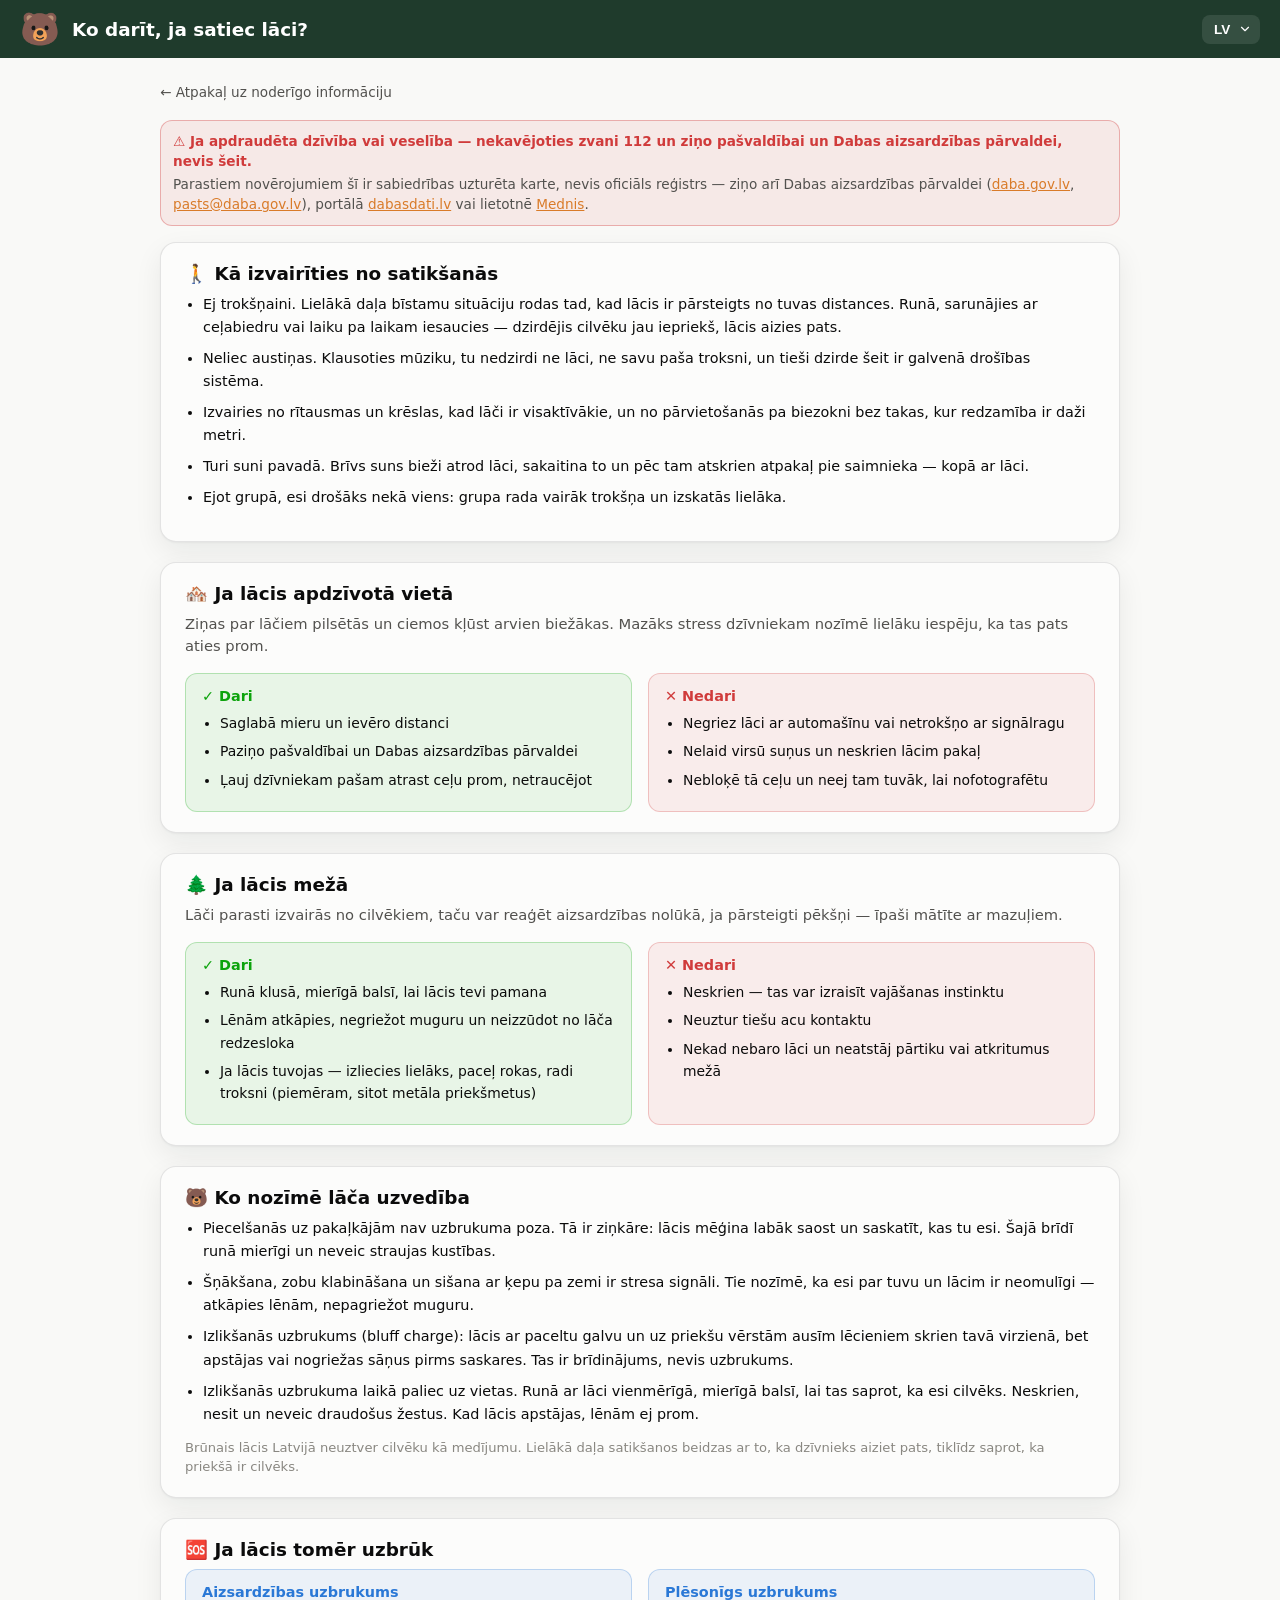
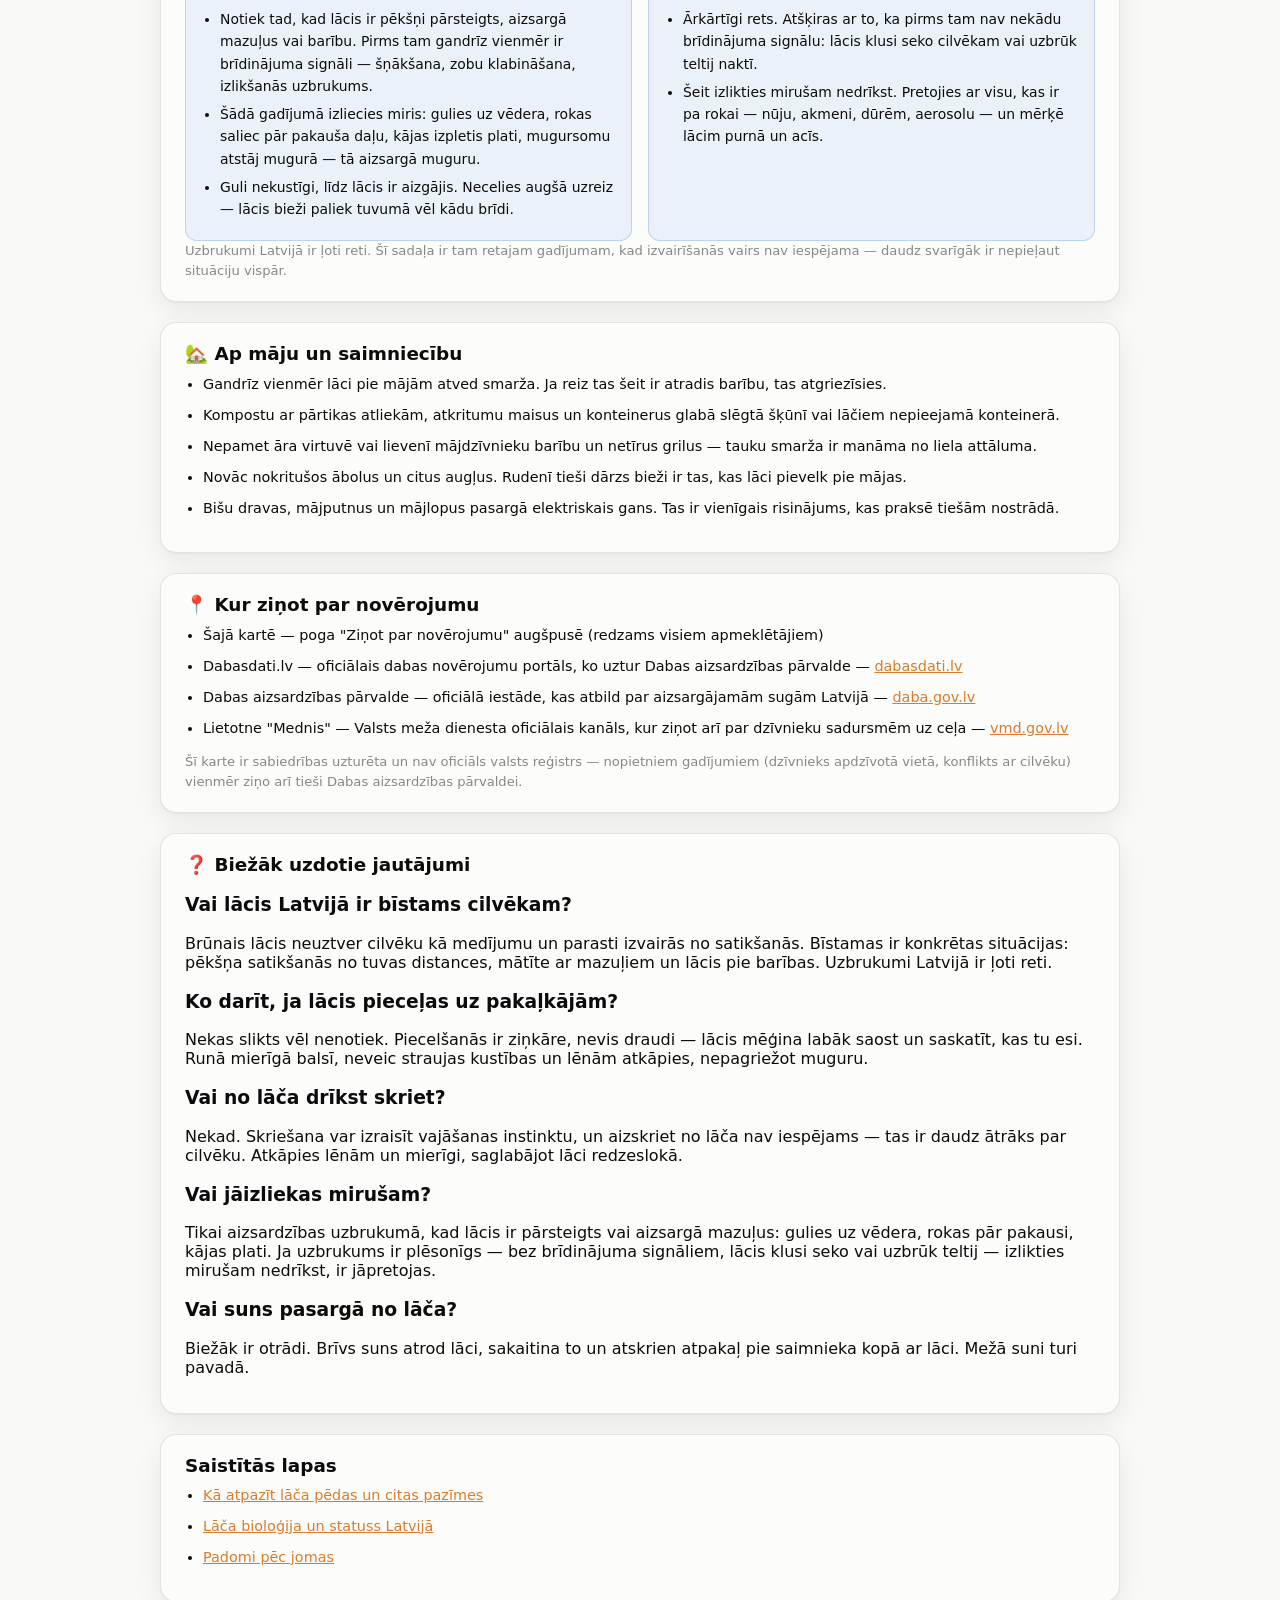
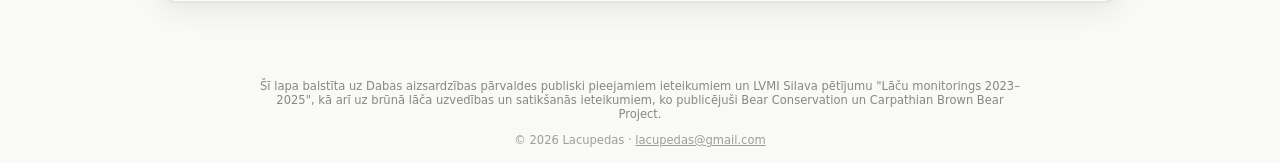
<file: guide.html>
<!doctype html>
<html lang="lv">
<head>
  <meta charset="UTF-8" />
  <meta name="viewport" content="width=device-width, initial-scale=1.0" />
  <title>Ko darīt, ja satiec lāci? — Lacupedas</title>
  <meta name="description" content="Praktiski padomi, ko darīt, sastopot lāci pilsētā vai mežā — balstīti uz Dabas aizsardzības pārvaldes ieteikumiem. Kur ziņot par novērojumu." />
  <meta name="robots" content="index,follow,max-image-preview:large" />
  <link rel="canonical" href="https://lacupedas.lv/guide.html" />
  <meta property="og:type" content="article" />
  <meta property="og:site_name" content="Lacupedas" />
  <meta property="og:title" content="Ko darīt, ja satiec lāci?" />
  <meta property="og:description" content="Praktiski padomi, ko darīt, sastopot lāci pilsētā vai mežā." />
  <meta property="og:url" content="https://lacupedas.lv/guide.html" />
  <meta property="og:image" content="https://lacupedas.lv/icons/og-banner.png" />
  <meta property="og:image:width" content="1200" />
  <meta property="og:image:height" content="630" />
  <meta property="og:image:alt" content="Lacupedas — lāču novērojumi, pēdas un karte Latvijā" />
  <meta property="og:locale" content="lv_LV" />
  <meta property="og:locale:alternate" content="en_GB" />
  <meta property="og:locale:alternate" content="ru_RU" />
  <meta name="twitter:card" content="summary_large_image" />
  <meta name="twitter:image" content="https://lacupedas.lv/icons/og-banner.png" />
  <link rel="icon" href="favicon.ico" sizes="any" />
  <link rel="icon" type="image/png" sizes="32x32" href="icons/favicon-32x32.png" />
  <link rel="icon" type="image/png" sizes="16x16" href="icons/favicon-16x16.png" />
  <link rel="apple-touch-icon" sizes="180x180" href="icons/apple-touch-icon.png" />
  <link rel="manifest" href="site.webmanifest" />
  <link rel="stylesheet" href="css/style.css" />
  <link rel="stylesheet" href="css/guide.css" />

  <script type="application/ld+json">
  {
    "@context": "https://schema.org",
    "@type": "WebPage",
    "name": "Ko darīt, ja satiec lāci?",
    "url": "https://lacupedas.lv/guide.html",
    "isPartOf": { "@type": "WebSite", "name": "Lacupedas", "url": "https://lacupedas.lv/" },
    "inLanguage": ["lv", "en", "ru"]
  }
  </script>

  <script type="application/ld+json">
  {
    "@context": "https://schema.org",
    "@type": "FAQPage",
    "mainEntity": [
      {
        "@type": "Question",
        "name": "Vai l\u0101cis Latvij\u0101 ir b\u012bstams cilv\u0113kam?",
        "acceptedAnswer": {
          "@type": "Answer",
          "text": "Br\u016bnais l\u0101cis neuztver cilv\u0113ku k\u0101 med\u012bjumu un parasti izvair\u0101s no satik\u0161an\u0101s. B\u012bstamas ir konkr\u0113tas situ\u0101cijas: p\u0113k\u0161\u0146a satik\u0161an\u0101s no tuvas distances, m\u0101t\u012bte ar mazu\u013ciem un l\u0101cis pie bar\u012bbas. Uzbrukumi Latvij\u0101 ir \u013coti reti."
        }
      },
      {
        "@type": "Question",
        "name": "Ko dar\u012bt, ja l\u0101cis piece\u013cas uz paka\u013ck\u0101j\u0101m?",
        "acceptedAnswer": {
          "@type": "Answer",
          "text": "Nekas slikts v\u0113l nenotiek. Piecel\u0161an\u0101s ir zi\u0146k\u0101re, nevis draudi \u2014 l\u0101cis m\u0113\u0123ina lab\u0101k saost un saskat\u012bt, kas tu esi. Run\u0101 mier\u012bg\u0101 bals\u012b, neveic straujas kust\u012bbas un l\u0113n\u0101m atk\u0101pies, nepagrie\u017eot muguru."
        }
      },
      {
        "@type": "Question",
        "name": "Vai no l\u0101\u010da dr\u012bkst skriet?",
        "acceptedAnswer": {
          "@type": "Answer",
          "text": "Nekad. Skrie\u0161ana var izrais\u012bt vaj\u0101\u0161anas instinktu, un aizskriet no l\u0101\u010da nav iesp\u0113jams \u2014 tas ir daudz \u0101tr\u0101ks par cilv\u0113ku. Atk\u0101pies l\u0113n\u0101m un mier\u012bgi, saglab\u0101jot l\u0101ci redzeslok\u0101."
        }
      },
      {
        "@type": "Question",
        "name": "Vai j\u0101izliekas miru\u0161am?",
        "acceptedAnswer": {
          "@type": "Answer",
          "text": "Tikai aizsardz\u012bbas uzbrukum\u0101, kad l\u0101cis ir p\u0101rsteigts vai aizsarg\u0101 mazu\u013cus: gulies uz v\u0113dera, rokas p\u0101r pakausi, k\u0101jas plati. Ja uzbrukums ir pl\u0113son\u012bgs \u2014 bez br\u012bdin\u0101juma sign\u0101liem, l\u0101cis klusi seko vai uzbr\u016bk teltij \u2014 izlikties miru\u0161am nedr\u012bkst, ir j\u0101pretojas."
        }
      },
      {
        "@type": "Question",
        "name": "Vai suns pasarg\u0101 no l\u0101\u010da?",
        "acceptedAnswer": {
          "@type": "Answer",
          "text": "Bie\u017e\u0101k ir otr\u0101di. Br\u012bvs suns atrod l\u0101ci, sakaitina to un atskrien atpaka\u013c pie saimnieka kop\u0101 ar l\u0101ci. Me\u017e\u0101 suni turi pavad\u0101."
        }
      }
    ]
  }
  </script>
  <script async src="https://pagead2.googlesyndication.com/pagead/js/adsbygoogle.js?client=ca-pub-6845734055198855" crossorigin="anonymous"></script>
</head>
<body class="guide-body">
  <header class="app-header">
    <div class="brand">
      <span class="brand-icon" aria-hidden="true">🐻</span>
      <h1 data-i18n="guideTitle">Ko darīt, ja satiec lāci?</h1>
    </div>
    <select id="lang-select" class="lang-select" aria-label="Language / Valoda / Язык">
      <option value="lv">LV</option>
      <option value="en">EN</option>
      <option value="ru">RU</option>
    </select>
  </header>

  <main class="guide-main">
    <a href="padomi.html" class="back-link" data-i18n="backToHub">← Atpakaļ uz noderīgo informāciju</a>

    <p class="emergency-note">
      <strong data-i18n="formEmergencyTitle">⚠️ Ja apdraudēta dzīvība vai veselība — nekavējoties zvani 112 un ziņo pašvaldībai un Dabas aizsardzības pārvaldei, nevis šeit.</strong>
      <span data-i18n="formEmergencyBody">Parastiem novērojumiem šī ir sabiedrības uzturēta karte, nevis oficiāls reģistrs — ziņo arī Dabas aizsardzības pārvaldei</span>
      (<a href="https://www.daba.gov.lv/" target="_blank" rel="noopener">daba.gov.lv</a>,
      <a href="mailto:pasts@daba.gov.lv">pasts@daba.gov.lv</a>),
      <span data-i18n="formEmergencyOr">portālā</span>
      <a href="https://dabasdati.lv/" target="_blank" rel="noopener">dabasdati.lv</a>
      <span data-i18n="formEmergencyOr2">vai lietotnē</span>
      <a href="https://www.vmd.gov.lv/lv/mobila-lietotne-mednis" target="_blank" rel="noopener">Mednis</a>.
    </p>

    <section class="guide-card">
      <h2 data-i18n="guideAvoidTitle">🚶 Kā izvairīties no satikšanās</h2>
      <ul class="guide-report-list">
        <li data-i18n="guideAvoid1">Ej trokšņaini. Lielākā daļa bīstamu situāciju rodas tad, kad lācis ir pārsteigts no tuvas distances. Runā, sarunājies ar ceļabiedru vai laiku pa laikam iesaucies — dzirdējis cilvēku jau iepriekš, lācis aizies pats.</li>
        <li data-i18n="guideAvoid2">Neliec austiņas. Klausoties mūziku, tu nedzirdi ne lāci, ne savu paša troksni, un tieši dzirde šeit ir galvenā drošības sistēma.</li>
        <li data-i18n="guideAvoid3">Izvairies no rītausmas un krēslas, kad lāči ir visaktīvākie, un no pārvietošanās pa biezokni bez takas, kur redzamība ir daži metri.</li>
        <li data-i18n="guideAvoid4">Turi suni pavadā. Brīvs suns bieži atrod lāci, sakaitina to un pēc tam atskrien atpakaļ pie saimnieka — kopā ar lāci.</li>
        <li data-i18n="guideAvoid5">Ejot grupā, esi drošāks nekā viens: grupa rada vairāk trokšņa un izskatās lielāka.</li>
      </ul>
    </section>

    <section class="guide-card">
      <h2 data-i18n="guideCityTitle">🏘️ Ja lācis apdzīvotā vietā</h2>
      <p class="guide-lead" data-i18n="guideCityLead">
        Ziņas par lāčiem pilsētās un ciemos kļūst arvien biežākas. Mazāks stress dzīvniekam nozīmē lielāku iespēju, ka tas pats aties prom.
      </p>
      <div class="guide-cols">
        <div class="guide-do">
          <h3 data-i18n="guideDoTitle">✓ Dari</h3>
          <ul>
            <li data-i18n="guideCityDo1">Saglabā mieru un ievēro distanci</li>
            <li data-i18n="guideCityDo2">Paziņo pašvaldībai un Dabas aizsardzības pārvaldei</li>
            <li data-i18n="guideCityDo3">Ļauj dzīvniekam pašam atrast ceļu prom, netraucējot</li>
          </ul>
        </div>
        <div class="guide-dont">
          <h3 data-i18n="guideDontTitle">✕ Nedari</h3>
          <ul>
            <li data-i18n="guideCityDont1">Negriez lāci ar automašīnu vai netrokšņo ar signālragu</li>
            <li data-i18n="guideCityDont2">Nelaid virsū suņus un neskrien lācim pakaļ</li>
            <li data-i18n="guideCityDont3">Nebloķē tā ceļu un neej tam tuvāk, lai nofotografētu</li>
          </ul>
        </div>
      </div>
    </section>

    <section class="guide-card">
      <h2 data-i18n="guideForestTitle">🌲 Ja lācis mežā</h2>
      <p class="guide-lead" data-i18n="guideForestLead">
        Lāči parasti izvairās no cilvēkiem, taču var reaģēt aizsardzības nolūkā, ja pārsteigti pēkšņi — īpaši mātīte ar mazuļiem.
      </p>
      <div class="guide-cols">
        <div class="guide-do">
          <h3 data-i18n="guideDoTitle">✓ Dari</h3>
          <ul>
            <li data-i18n="guideForestDo1">Runā klusā, mierīgā balsī, lai lācis tevi pamana</li>
            <li data-i18n="guideForestDo2">Lēnām atkāpies, negriežot muguru un neizzūdot no lāča redzesloka</li>
            <li data-i18n="guideForestDo3">Ja lācis tuvojas — izliecies lielāks, paceļ rokas, radi troksni (piemēram, sitot metāla priekšmetus)</li>
          </ul>
        </div>
        <div class="guide-dont">
          <h3 data-i18n="guideDontTitle">✕ Nedari</h3>
          <ul>
            <li data-i18n="guideForestDont1">Neskrien — tas var izraisīt vajāšanas instinktu</li>
            <li data-i18n="guideForestDont2">Neuztur tiešu acu kontaktu</li>
            <li data-i18n="guideForestDont3">Nekad nebaro lāci un neatstāj pārtiku vai atkritumus mežā</li>
          </ul>
        </div>
      </div>
    </section>

    <section class="guide-card">
      <h2 data-i18n="guideBehaviourTitle">🐻 Ko nozīmē lāča uzvedība</h2>
      <ul class="guide-report-list">
        <li data-i18n="guideBehaviour1">Piecelšanās uz pakaļkājām nav uzbrukuma poza. Tā ir ziņkāre: lācis mēģina labāk saost un saskatīt, kas tu esi. Šajā brīdī runā mierīgi un neveic straujas kustības.</li>
        <li data-i18n="guideBehaviour2">Šņākšana, zobu klabināšana un sišana ar ķepu pa zemi ir stresa signāli. Tie nozīmē, ka esi par tuvu un lācim ir neomulīgi — atkāpies lēnām, nepagriežot muguru.</li>
        <li data-i18n="guideBehaviour3">Izlikšanās uzbrukums (bluff charge): lācis ar paceltu galvu un uz priekšu vērstām ausīm lēcieniem skrien tavā virzienā, bet apstājas vai nogriežas sāņus pirms saskares. Tas ir brīdinājums, nevis uzbrukums.</li>
        <li data-i18n="guideBehaviour4">Izlikšanās uzbrukuma laikā paliec uz vietas. Runā ar lāci vienmērīgā, mierīgā balsī, lai tas saprot, ka esi cilvēks. Neskrien, nesit un neveic draudošus žestus. Kad lācis apstājas, lēnām ej prom.</li>
      </ul>
      <p class="guide-note" data-i18n="guideBehaviourNote">
        Brūnais lācis Latvijā neuztver cilvēku kā medījumu. Lielākā daļa satikšanos beidzas ar to, ka
        dzīvnieks aiziet pats, tiklīdz saprot, ka priekšā ir cilvēks.
      </p>
    </section>

    <section class="guide-card">
      <h2 data-i18n="guideAttackTitle">🆘 Ja lācis tomēr uzbrūk</h2>
      <div class="guide-cols">
        <div class="guide-info">
          <h3 data-i18n="guideAttackDefTitle">Aizsardzības uzbrukums</h3>
          <ul>
            <li data-i18n="guideAttackDef1">Notiek tad, kad lācis ir pēkšņi pārsteigts, aizsargā mazuļus vai barību. Pirms tam gandrīz vienmēr ir brīdinājuma signāli — šņākšana, zobu klabināšana, izlikšanās uzbrukums.</li>
            <li data-i18n="guideAttackDef2">Šādā gadījumā izliecies miris: gulies uz vēdera, rokas saliec pār pakauša daļu, kājas izpletis plati, mugursomu atstāj mugurā — tā aizsargā muguru.</li>
            <li data-i18n="guideAttackDef3">Guli nekustīgi, līdz lācis ir aizgājis. Necelies augšā uzreiz — lācis bieži paliek tuvumā vēl kādu brīdi.</li>
          </ul>
        </div>
        <div class="guide-info">
          <h3 data-i18n="guideAttackPredTitle">Plēsonīgs uzbrukums</h3>
          <ul>
            <li data-i18n="guideAttackPred1">Ārkārtīgi rets. Atšķiras ar to, ka pirms tam nav nekādu brīdinājuma signālu: lācis klusi seko cilvēkam vai uzbrūk teltij naktī.</li>
            <li data-i18n="guideAttackPred2">Šeit izlikties mirušam nedrīkst. Pretojies ar visu, kas ir pa rokai — nūju, akmeni, dūrēm, aerosolu — un mērķē lācim purnā un acīs.</li>
          </ul>
        </div>
      </div>
      <p class="guide-note" data-i18n="guideAttackNote">
        Uzbrukumi Latvijā ir ļoti reti. Šī sadaļa ir tam retajam gadījumam, kad izvairīšanās vairs nav
        iespējama — daudz svarīgāk ir nepieļaut situāciju vispār.
      </p>
    </section>

    <section class="guide-card">
      <h2 data-i18n="guideHomeTitle">🏡 Ap māju un saimniecību</h2>
      <ul class="guide-report-list">
        <li data-i18n="guideHome1">Gandrīz vienmēr lāci pie mājām atved smarža. Ja reiz tas šeit ir atradis barību, tas atgriezīsies.</li>
        <li data-i18n="guideHome2">Kompostu ar pārtikas atliekām, atkritumu maisus un konteinerus glabā slēgtā šķūnī vai lāčiem nepieejamā konteinerā.</li>
        <li data-i18n="guideHome3">Nepamet āra virtuvē vai lievenī mājdzīvnieku barību un netīrus grilus — tauku smarža ir manāma no liela attāluma.</li>
        <li data-i18n="guideHome4">Novāc nokritušos ābolus un citus augļus. Rudenī tieši dārzs bieži ir tas, kas lāci pievelk pie mājas.</li>
        <li data-i18n="guideHome5">Bišu dravas, mājputnus un mājlopus pasargā elektriskais gans. Tas ir vienīgais risinājums, kas praksē tiešām nostrādā.</li>
      </ul>
    </section>

    <section class="guide-card">
      <h2 data-i18n="guideReportTitle">📍 Kur ziņot par novērojumu</h2>
      <ul class="guide-report-list">
        <li data-i18n="guideReportHere">Šajā kartē — poga "Ziņot par novērojumu" augšpusē (redzams visiem apmeklētājiem)</li>
        <li>
          <span data-i18n="guideReportDabasdati">Dabasdati.lv — oficiālais dabas novērojumu portāls, ko uztur Dabas aizsardzības pārvalde</span>
          — <a href="https://dabasdati.lv/" target="_blank" rel="noopener">dabasdati.lv</a>
        </li>
        <li>
          <span data-i18n="guideReportDap">Dabas aizsardzības pārvalde — oficiālā iestāde, kas atbild par aizsargājamām sugām Latvijā</span>
          — <a href="https://www.daba.gov.lv/" target="_blank" rel="noopener">daba.gov.lv</a>
        </li>
        <li>
          <span data-i18n="guideReportMednis">Lietotne "Mednis" — Valsts meža dienesta oficiālais kanāls, kur ziņot arī par dzīvnieku sadursmēm uz ceļa</span>
          — <a href="https://www.vmd.gov.lv/lv/mobila-lietotne-mednis" target="_blank" rel="noopener">vmd.gov.lv</a>
        </li>
      </ul>
      <p class="guide-note" data-i18n="guideReportNote">
        Šī karte ir sabiedrības uzturēta un nav oficiāls valsts reģistrs — nopietniem gadījumiem (dzīvnieks apdzīvotā vietā, konflikts ar cilvēku) vienmēr ziņo arī tieši Dabas aizsardzības pārvaldei.
      </p>
    </section>

    <section class="guide-card">
      <h2 data-i18n="guideFaqTitle">❓ Biežāk uzdotie jautājumi</h2>

      <h3 data-i18n="guideFaqQ1">Vai lācis Latvijā ir bīstams cilvēkam?</h3>
      <p data-i18n="guideFaqA1">
        Brūnais lācis neuztver cilvēku kā medījumu un parasti izvairās no satikšanās. Bīstamas ir konkrētas
        situācijas: pēkšņa satikšanās no tuvas distances, mātīte ar mazuļiem un lācis pie barības. Uzbrukumi
        Latvijā ir ļoti reti.
      </p>

      <h3 data-i18n="guideFaqQ2">Ko darīt, ja lācis pieceļas uz pakaļkājām?</h3>
      <p data-i18n="guideFaqA2">
        Nekas slikts vēl nenotiek. Piecelšanās ir ziņkāre, nevis draudi — lācis mēģina labāk saost un
        saskatīt, kas tu esi. Runā mierīgā balsī, neveic straujas kustības un lēnām atkāpies, nepagriežot
        muguru.
      </p>

      <h3 data-i18n="guideFaqQ3">Vai no lāča drīkst skriet?</h3>
      <p data-i18n="guideFaqA3">
        Nekad. Skriešana var izraisīt vajāšanas instinktu, un aizskriet no lāča nav iespējams — tas ir daudz
        ātrāks par cilvēku. Atkāpies lēnām un mierīgi, saglabājot lāci redzeslokā.
      </p>

      <h3 data-i18n="guideFaqQ4">Vai jāizliekas mirušam?</h3>
      <p data-i18n="guideFaqA4">
        Tikai aizsardzības uzbrukumā, kad lācis ir pārsteigts vai aizsargā mazuļus: gulies uz vēdera, rokas
        pār pakausi, kājas plati. Ja uzbrukums ir plēsonīgs — bez brīdinājuma signāliem, lācis klusi seko vai
        uzbrūk teltij — izlikties mirušam nedrīkst, ir jāpretojas.
      </p>

      <h3 data-i18n="guideFaqQ5">Vai suns pasargā no lāča?</h3>
      <p data-i18n="guideFaqA5">
        Biežāk ir otrādi. Brīvs suns atrod lāci, sakaitina to un atskrien atpakaļ pie saimnieka kopā ar lāci.
        Mežā suni turi pavadā.
      </p>
    </section>

    <section class="guide-card">
      <h2 data-i18n="relatedTitle">Saistītās lapas</h2>
      <ul class="guide-report-list">
        <li><a href="tracks.html" data-i18n="tracksTitle">Kā atpazīt lāča pēdas un citas pazīmes</a></li>
        <li><a href="biology.html" data-i18n="biologyTitle">Lāča bioloģija un statuss Latvijā</a></li>
        <li><a href="advice.html" data-i18n="adviceTitle">Padomi pēc jomas</a></li>
      </ul>
    </section>
  </main>

  <footer class="app-footer">
    <p data-i18n="guideSourceNote">
      Šī lapa balstīta uz Dabas aizsardzības pārvaldes publiski pieejamiem ieteikumiem un LVMI Silava
      pētījumu "Lāču monitorings 2023–2025", kā arī uz brūnā lāča uzvedības un satikšanās ieteikumiem,
      ko publicējuši Bear Conservation un Carpathian Brown Bear Project.
    </p>
    <!-- Static, not JS-filled: a crawler/RSS-reader/WebFetch-style client that doesn't run JS should still see a year. Bump by hand once a year. -->
    <p class="footer-meta">© 2026 Lacupedas · <a href="mailto:lacupedas@gmail.com">lacupedas@gmail.com</a></p>
      <div class="footer-ad">
      <ins class="adsbygoogle"
           style="display:block"
           data-ad-client="ca-pub-6845734055198855"
           data-ad-slot="REPLACE_WITH_AD_SLOT_ID"
           data-ad-format="horizontal"
           data-full-width-responsive="true"></ins>
      <script>(adsbygoogle = window.adsbygoogle || []).push({});</script>
    </div>
  </footer>

  <nav class="mobile-bottom-nav" aria-label="Mobile navigation">
    <a href="/" class="mobile-nav-item">
      <svg viewBox="0 0 24 24" width="20" height="20" fill="none" stroke="currentColor" stroke-width="2" stroke-linecap="round" stroke-linejoin="round"><path d="M3 11l9-8 9 8"/><path d="M5 10v10h5v-6h4v6h5V10"/></svg>
      <span data-i18n="navHome">Sākums</span>
    </a>
    <a href="map.html" class="mobile-nav-item">
      <svg viewBox="0 0 24 24" width="20" height="20" fill="none" stroke="currentColor" stroke-width="2" stroke-linecap="round" stroke-linejoin="round"><path d="M12 21s-7-6.5-7-11a7 7 0 0 1 14 0c0 4.5-7 11-7 11z"/><circle cx="12" cy="10" r="2.5"/></svg>
      <span data-i18n="navMap">Karte</span>
    </a>
    <a href="map.html?report=1" class="mobile-nav-item mobile-nav-report">
      <svg viewBox="0 0 24 24" width="22" height="22" fill="none" stroke="currentColor" stroke-width="2" stroke-linecap="round" stroke-linejoin="round"><circle cx="12" cy="12" r="9"/><path d="M12 8v8M8 12h8"/></svg>
      <span data-i18n="navReport">Ziņot</span>
    </a>
    <a href="stats.html" class="mobile-nav-item">
      <svg viewBox="0 0 24 24" width="20" height="20" fill="none" stroke="currentColor" stroke-width="2" stroke-linecap="round" stroke-linejoin="round"><path d="M4 20V10M12 20V4M20 20v-7"/></svg>
      <span data-i18n="navStats">Statistika</span>
    </a>
    <a href="padomi.html" class="mobile-nav-item mobile-nav-active">
      <svg viewBox="0 0 24 24" width="20" height="20" fill="none" stroke="currentColor" stroke-width="2" stroke-linecap="round" stroke-linejoin="round"><circle cx="12" cy="12" r="9"/><path d="M12 11v5"/><circle cx="12" cy="8" r="0.5" fill="currentColor"/></svg>
      <span data-i18n="navMore">Info</span>
    </a>
  </nav>

  <script src="js/i18n.js"></script>
  <script src="js/guide-page.js"></script>
</body>
</html>
</file>
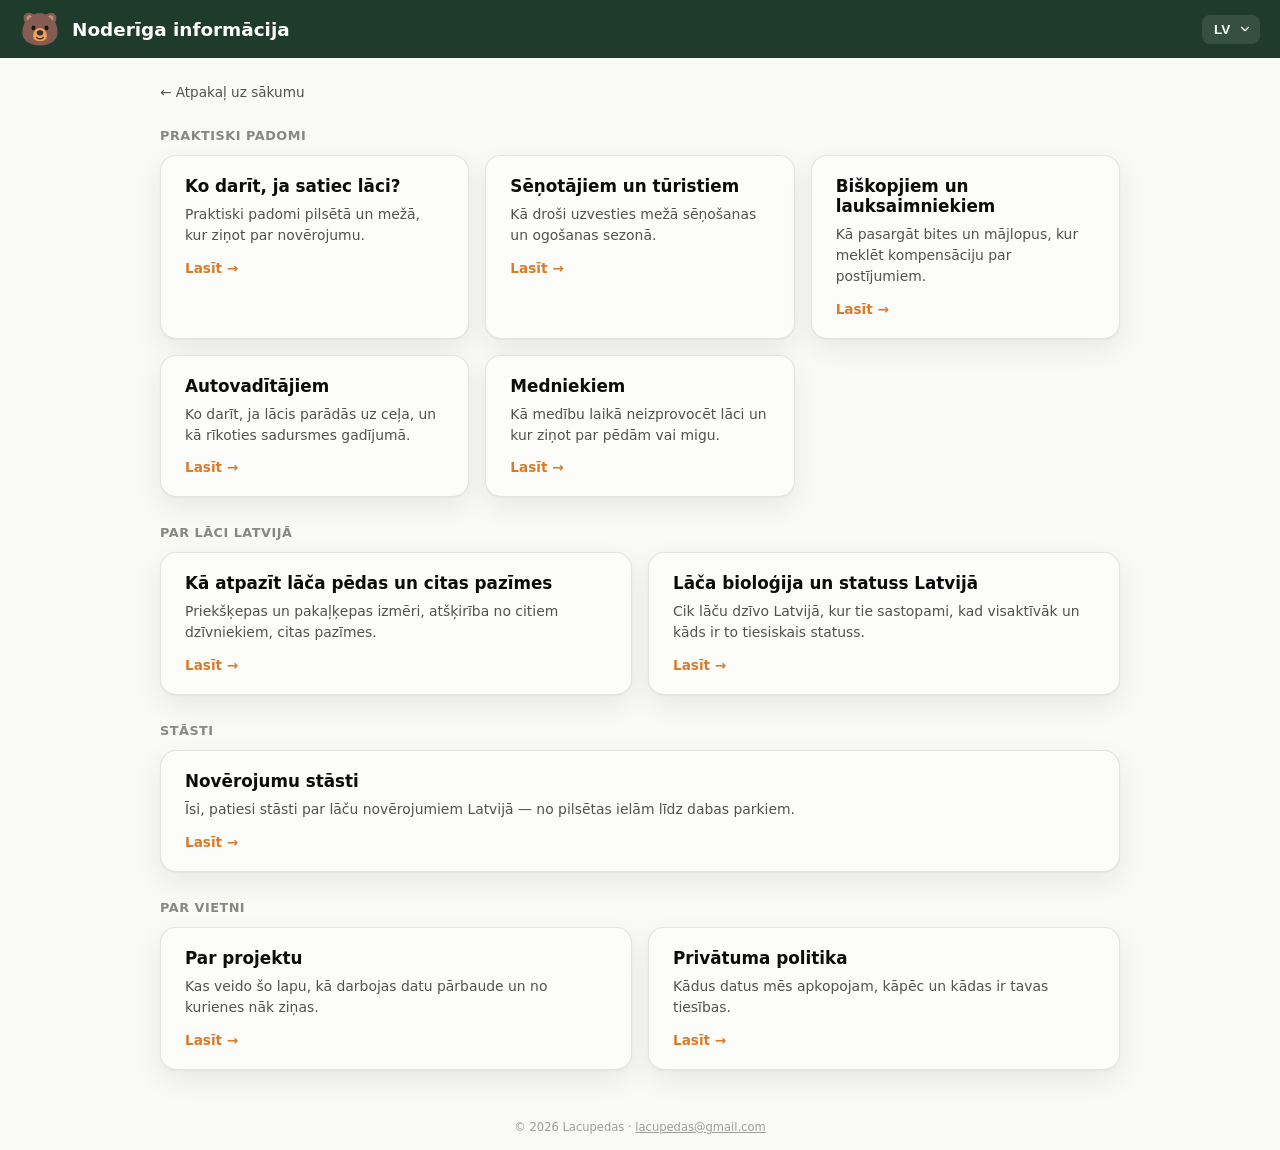
<file: padomi.html>
<!doctype html>
<html lang="lv">
<head>
  <meta charset="UTF-8" />
  <meta name="viewport" content="width=device-width, initial-scale=1.0" />
  <title>Noderīga informācija par lāčiem — Lacupedas</title>
  <meta name="description" content="Praktiski padomi un fakti par lāčiem Latvijā — ko darīt sastopoties, kā atpazīt pēdas un citas pazīmes." />
  <meta name="robots" content="index,follow,max-image-preview:large" />
  <link rel="canonical" href="https://lacupedas.lv/padomi.html" />
  <meta property="og:type" content="website" />
  <meta property="og:site_name" content="Lacupedas" />
  <meta property="og:title" content="Noderīga informācija par lāčiem" />
  <meta property="og:description" content="Praktiski padomi un fakti par lāčiem Latvijā." />
  <meta property="og:url" content="https://lacupedas.lv/padomi.html" />
  <meta property="og:image" content="https://lacupedas.lv/icons/og-banner.png" />
  <meta property="og:image:width" content="1200" />
  <meta property="og:image:height" content="630" />
  <meta property="og:image:alt" content="Lacupedas — lāču novērojumi, pēdas un karte Latvijā" />
  <meta property="og:locale" content="lv_LV" />
  <meta property="og:locale:alternate" content="en_GB" />
  <meta property="og:locale:alternate" content="ru_RU" />
  <meta name="twitter:card" content="summary_large_image" />
  <meta name="twitter:image" content="https://lacupedas.lv/icons/og-banner.png" />
  <link rel="icon" href="favicon.ico" sizes="any" />
  <link rel="icon" type="image/png" sizes="32x32" href="icons/favicon-32x32.png" />
  <link rel="icon" type="image/png" sizes="16x16" href="icons/favicon-16x16.png" />
  <link rel="apple-touch-icon" sizes="180x180" href="icons/apple-touch-icon.png" />
  <link rel="manifest" href="site.webmanifest" />
  <link rel="stylesheet" href="css/style.css" />
  <link rel="stylesheet" href="css/guide.css" />

  <script type="application/ld+json">
  {
    "@context": "https://schema.org",
    "@type": "WebPage",
    "name": "Noderīga informācija par lāčiem",
    "url": "https://lacupedas.lv/padomi.html",
    "isPartOf": { "@type": "WebSite", "name": "Lacupedas", "url": "https://lacupedas.lv/" },
    "inLanguage": ["lv", "en", "ru"]
  }
  </script>
  <script async src="https://pagead2.googlesyndication.com/pagead/js/adsbygoogle.js?client=ca-pub-6845734055198855" crossorigin="anonymous"></script>
</head>
<body class="guide-body">
  <header class="app-header">
    <div class="brand">
      <span class="brand-icon" aria-hidden="true">🐻</span>
      <h1 data-i18n="hubTitle">Padomi un informācija</h1>
    </div>
    <select id="lang-select" class="lang-select" aria-label="Language / Valoda / Язык">
      <option value="lv">LV</option>
      <option value="en">EN</option>
      <option value="ru">RU</option>
    </select>
  </header>

  <main class="guide-main">
    <a href="/" id="hub-back-link" class="back-link" data-i18n="backToHome">← Atpakaļ uz sākumu</a>

    <h2 class="hub-category" data-i18n="hubCatPractical">Praktiski padomi</h2>
    <div class="hub-grid">
      <a href="guide.html" class="hub-card">
        <h3 data-i18n="guideTitle">Ko darīt, ja satiec lāci?</h3>
        <p data-i18n="hubGuideCardDesc">Praktiski padomi pilsētā un mežā, kur ziņot par novērojumu.</p>
        <span class="hub-card-link" data-i18n="hubCardLink">Lasīt →</span>
      </a>

      <a href="advice.html#foragers" class="hub-card">
        <h3 data-i18n="adviceForagersTitle">Sēņotājiem un tūristiem</h3>
        <p data-i18n="hubForagersCardDesc">Kā droši uzvesties mežā sēņošanas un ogošanas sezonā.</p>
        <span class="hub-card-link" data-i18n="hubCardLink">Lasīt →</span>
      </a>

      <a href="advice.html#beekeepers" class="hub-card">
        <h3 data-i18n="adviceBeeTitle">Biškopjiem un lauksaimniekiem</h3>
        <p data-i18n="hubBeeCardDesc">Kā pasargāt bites un mājlopus, kur meklēt kompensāciju par postījumiem.</p>
        <span class="hub-card-link" data-i18n="hubCardLink">Lasīt →</span>
      </a>

      <a href="advice.html#drivers" class="hub-card">
        <h3 data-i18n="adviceDriversTitle">Autovadītājiem</h3>
        <p data-i18n="hubDriversCardDesc">Ko darīt, ja lācis parādās uz ceļa, un kā rīkoties sadursmes gadījumā.</p>
        <span class="hub-card-link" data-i18n="hubCardLink">Lasīt →</span>
      </a>

      <a href="advice.html#hunters" class="hub-card">
        <h3 data-i18n="adviceHuntersTitle">Medniekiem</h3>
        <p data-i18n="hubHuntersCardDesc">Kā medību laikā neizprovocēt lāci un kur ziņot par pēdām vai migu.</p>
        <span class="hub-card-link" data-i18n="hubCardLink">Lasīt →</span>
      </a>
    </div>

    <h2 class="hub-category" data-i18n="hubCatAbout">Par lāci Latvijā</h2>
    <div class="hub-grid">
      <a href="tracks.html" class="hub-card">
        <h3 data-i18n="tracksTitle">Kā atpazīt lāča pēdas un citas pazīmes</h3>
        <p data-i18n="hubTracksCardDesc">Priekšķepas un pakaļķepas izmēri, atšķirība no citiem dzīvniekiem, citas pazīmes.</p>
        <span class="hub-card-link" data-i18n="hubCardLink">Lasīt →</span>
      </a>

      <a href="biology.html" class="hub-card">
        <h3 data-i18n="biologyTitle">Lāča bioloģija un statuss Latvijā</h3>
        <p data-i18n="hubBiologyCardDesc">Cik lāču dzīvo Latvijā, kur tie sastopami, kad visaktīvāk un kāds ir to tiesiskais statuss.</p>
        <span class="hub-card-link" data-i18n="hubCardLink">Lasīt →</span>
      </a>
    </div>

    <h2 class="hub-category" data-i18n="hubCatStories">Stāsti</h2>
    <div class="hub-grid">
      <a href="stories.html" class="hub-card">
        <h3 data-i18n="storiesTitle">Novērojumu stāsti</h3>
        <p data-i18n="hubStoriesCardDesc">Īsi, patiesi stāsti par lāču novērojumiem Latvijā — no pilsētas ielām līdz dabas parkiem.</p>
        <span class="hub-card-link" data-i18n="hubCardLink">Lasīt →</span>
      </a>
    </div>

    <h2 class="hub-category" data-i18n="hubCatAboutSite">Par vietni</h2>
    <div class="hub-grid">
      <a href="about.html" class="hub-card">
        <h3 data-i18n="aboutTitle">Par projektu</h3>
        <p data-i18n="hubAboutCardDesc">Kas veido šo lapu, kā darbojas datu pārbaude un no kurienes nāk ziņas.</p>
        <span class="hub-card-link" data-i18n="hubCardLink">Lasīt →</span>
      </a>

      <a href="privacy.html" class="hub-card">
        <h3 data-i18n="privacyTitle">Privātuma politika</h3>
        <p data-i18n="hubPrivacyCardDesc">Kādus datus mēs apkopojam, kāpēc un kādas ir tavas tiesības.</p>
        <span class="hub-card-link" data-i18n="hubCardLink">Lasīt →</span>
      </a>
    </div>
  </main>

  <footer class="app-footer">
    <!-- Static, not JS-filled: a crawler/RSS-reader/WebFetch-style client that doesn't run JS should still see a year. Bump by hand once a year. -->
    <p class="footer-meta">© 2026 Lacupedas · <a href="mailto:lacupedas@gmail.com">lacupedas@gmail.com</a></p>
      <div class="footer-ad">
      <ins class="adsbygoogle"
           style="display:block"
           data-ad-client="ca-pub-6845734055198855"
           data-ad-slot="REPLACE_WITH_AD_SLOT_ID"
           data-ad-format="horizontal"
           data-full-width-responsive="true"></ins>
      <script>(adsbygoogle = window.adsbygoogle || []).push({});</script>
    </div>
  </footer>

  <nav class="mobile-bottom-nav" aria-label="Mobile navigation">
    <a href="/" class="mobile-nav-item">
      <svg viewBox="0 0 24 24" width="20" height="20" fill="none" stroke="currentColor" stroke-width="2" stroke-linecap="round" stroke-linejoin="round"><path d="M3 11l9-8 9 8"/><path d="M5 10v10h5v-6h4v6h5V10"/></svg>
      <span data-i18n="navHome">Sākums</span>
    </a>
    <a href="map.html" class="mobile-nav-item">
      <svg viewBox="0 0 24 24" width="20" height="20" fill="none" stroke="currentColor" stroke-width="2" stroke-linecap="round" stroke-linejoin="round"><path d="M12 21s-7-6.5-7-11a7 7 0 0 1 14 0c0 4.5-7 11-7 11z"/><circle cx="12" cy="10" r="2.5"/></svg>
      <span data-i18n="navMap">Karte</span>
    </a>
    <a href="map.html?report=1" class="mobile-nav-item mobile-nav-report">
      <svg viewBox="0 0 24 24" width="22" height="22" fill="none" stroke="currentColor" stroke-width="2" stroke-linecap="round" stroke-linejoin="round"><circle cx="12" cy="12" r="9"/><path d="M12 8v8M8 12h8"/></svg>
      <span data-i18n="navReport">Ziņot</span>
    </a>
    <a href="stats.html" class="mobile-nav-item">
      <svg viewBox="0 0 24 24" width="20" height="20" fill="none" stroke="currentColor" stroke-width="2" stroke-linecap="round" stroke-linejoin="round"><path d="M4 20V10M12 20V4M20 20v-7"/></svg>
      <span data-i18n="navStats">Statistika</span>
    </a>
    <a href="padomi.html" class="mobile-nav-item mobile-nav-active">
      <svg viewBox="0 0 24 24" width="20" height="20" fill="none" stroke="currentColor" stroke-width="2" stroke-linecap="round" stroke-linejoin="round"><circle cx="12" cy="12" r="9"/><path d="M12 11v5"/><circle cx="12" cy="8" r="0.5" fill="currentColor"/></svg>
      <span data-i18n="navMore">Info</span>
    </a>
  </nav>

  <script src="js/i18n.js"></script>
  <script src="js/guide-page.js"></script>
</body>
</html>
</file>
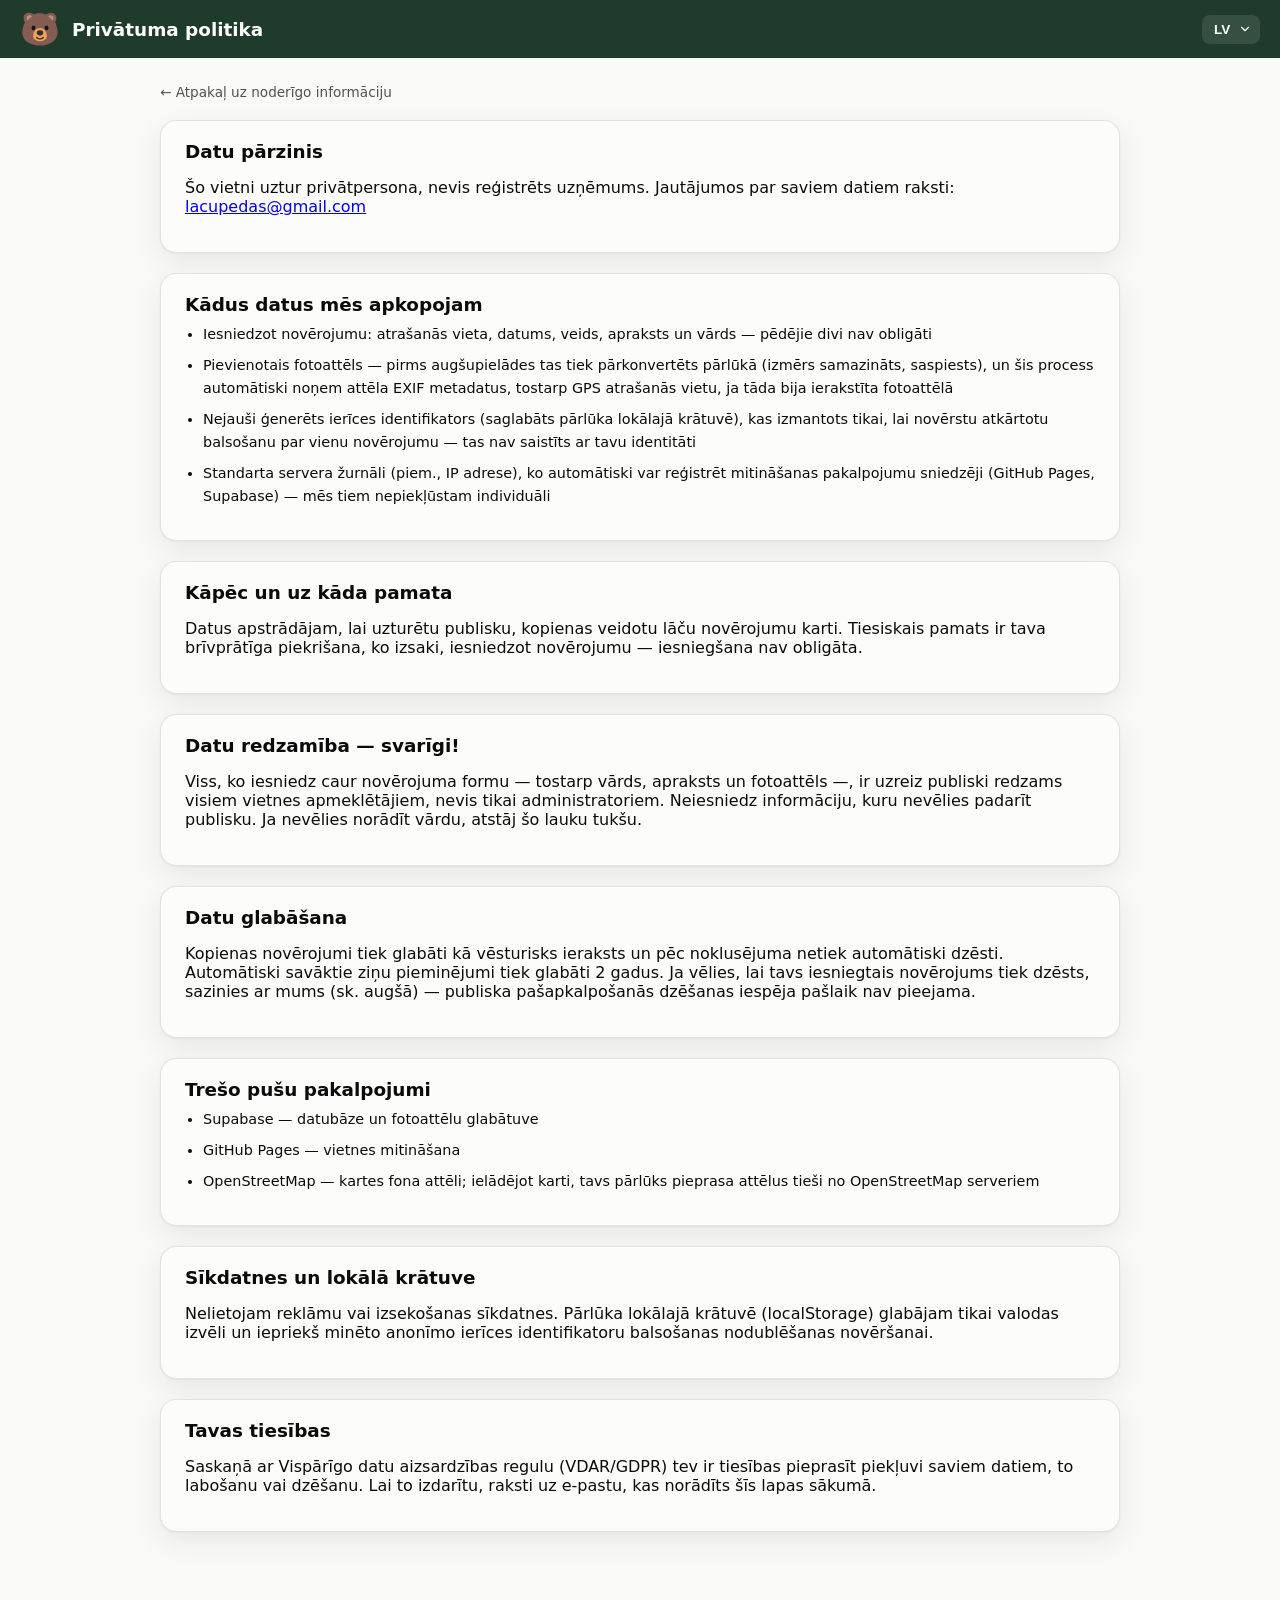
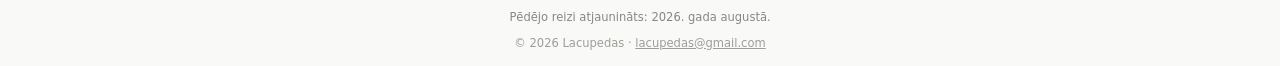
<file: privacy.html>
<!doctype html>
<html lang="lv">
<head>
  <meta charset="UTF-8" />
  <meta name="viewport" content="width=device-width, initial-scale=1.0" />
  <title>Privātuma politika — Lacupedas</title>
  <meta name="description" content="Kādus datus Lacupedas apkopo, kāpēc, cik ilgi tie tiek glabāti un kādas ir tavas tiesības saskaņā ar VDAR (GDPR)." />
  <meta name="robots" content="noindex,follow,max-image-preview:large" />
  <link rel="canonical" href="https://lacupedas.lv/privacy.html" />
  <meta property="og:type" content="article" />
  <meta property="og:site_name" content="Lacupedas" />
  <meta property="og:title" content="Privātuma politika" />
  <meta property="og:description" content="Kādus datus Lacupedas apkopo un kādas ir tavas tiesības." />
  <meta property="og:url" content="https://lacupedas.lv/privacy.html" />
  <meta property="og:image" content="https://lacupedas.lv/icons/og-banner.png" />
  <meta property="og:image:width" content="1200" />
  <meta property="og:image:height" content="630" />
  <meta property="og:image:alt" content="Lacupedas — lāču novērojumi, pēdas un karte Latvijā" />
  <meta property="og:locale" content="lv_LV" />
  <meta property="og:locale:alternate" content="en_GB" />
  <meta property="og:locale:alternate" content="ru_RU" />
  <meta name="twitter:card" content="summary_large_image" />
  <meta name="twitter:image" content="https://lacupedas.lv/icons/og-banner.png" />
  <link rel="icon" href="favicon.ico" sizes="any" />
  <link rel="icon" type="image/png" sizes="32x32" href="icons/favicon-32x32.png" />
  <link rel="icon" type="image/png" sizes="16x16" href="icons/favicon-16x16.png" />
  <link rel="apple-touch-icon" sizes="180x180" href="icons/apple-touch-icon.png" />
  <link rel="manifest" href="site.webmanifest" />
  <link rel="stylesheet" href="css/style.css" />
  <link rel="stylesheet" href="css/guide.css" />

  <script type="application/ld+json">
  {
    "@context": "https://schema.org",
    "@type": "WebPage",
    "name": "Privātuma politika",
    "url": "https://lacupedas.lv/privacy.html",
    "isPartOf": { "@type": "WebSite", "name": "Lacupedas", "url": "https://lacupedas.lv/" },
    "inLanguage": ["lv", "en", "ru"]
  }
  </script>
  <script async src="https://pagead2.googlesyndication.com/pagead/js/adsbygoogle.js?client=ca-pub-6845734055198855" crossorigin="anonymous"></script>
</head>
<body class="guide-body">
  <header class="app-header">
    <div class="brand">
      <span class="brand-icon" aria-hidden="true">🐻</span>
      <h1 data-i18n="privacyTitle">Privātuma politika</h1>
    </div>
    <select id="lang-select" class="lang-select" aria-label="Language / Valoda / Язык">
      <option value="lv">LV</option>
      <option value="en">EN</option>
      <option value="ru">RU</option>
    </select>
  </header>

  <main class="guide-main">
    <a href="padomi.html" class="back-link" data-i18n="backToHub">← Atpakaļ uz noderīgo informāciju</a>

    <section class="guide-card">
      <h2 data-i18n="privacyControllerTitle">Datu pārzinis</h2>
      <p>
        <span data-i18n="privacyController1">Šo vietni uztur privātpersona, nevis reģistrēts uzņēmums. Jautājumos par saviem datiem raksti:</span>
        <a href="mailto:lacupedas@gmail.com">lacupedas@gmail.com</a>
      </p>
    </section>

    <section class="guide-card">
      <h2 data-i18n="privacyWhatTitle">Kādus datus mēs apkopojam</h2>
      <ul class="guide-report-list">
        <li data-i18n="privacyWhat1">Iesniedzot novērojumu: atrašanās vieta, datums, veids, apraksts un vārds — pēdējie divi nav obligāti</li>
        <li data-i18n="privacyWhat2">Pievienotais fotoattēls — pirms augšupielādes tas tiek pārkonvertēts pārlūkā (izmērs samazināts, saspiests), un šis process automātiski noņem attēla EXIF metadatus, tostarp GPS atrašanās vietu, ja tāda bija ierakstīta fotoattēlā</li>
        <li data-i18n="privacyWhat3">Nejauši ģenerēts ierīces identifikators (saglabāts pārlūka lokālajā krātuvē), kas izmantots tikai, lai novērstu atkārtotu balsošanu par vienu novērojumu — tas nav saistīts ar tavu identitāti</li>
        <li data-i18n="privacyWhat4">Standarta servera žurnāli (piem., IP adrese), ko automātiski var reģistrēt mitināšanas pakalpojumu sniedzēji (GitHub Pages, Supabase) — mēs tiem nepiekļūstam individuāli</li>
      </ul>
    </section>

    <section class="guide-card">
      <h2 data-i18n="privacyWhyTitle">Kāpēc un uz kāda pamata</h2>
      <p data-i18n="privacyWhy1">Datus apstrādājam, lai uzturētu publisku, kopienas veidotu lāču novērojumu karti. Tiesiskais pamats ir tava brīvprātīga piekrišana, ko izsaki, iesniedzot novērojumu — iesniegšana nav obligāta.</p>
    </section>

    <section class="guide-card">
      <h2 data-i18n="privacyVisibilityTitle">Datu redzamība — svarīgi!</h2>
      <p data-i18n="privacyVisibility1">Viss, ko iesniedz caur novērojuma formu — tostarp vārds, apraksts un fotoattēls —, ir <strong>uzreiz publiski redzams visiem vietnes apmeklētājiem</strong>, nevis tikai administratoriem. Neiesniedz informāciju, kuru nevēlies padarīt publisku. Ja nevēlies norādīt vārdu, atstāj šo lauku tukšu.</p>
    </section>

    <section class="guide-card">
      <h2 data-i18n="privacyRetentionTitle">Datu glabāšana</h2>
      <p data-i18n="privacyRetention1">Kopienas novērojumi tiek glabāti kā vēsturisks ieraksts un pēc noklusējuma netiek automātiski dzēsti. Automātiski savāktie ziņu pieminējumi tiek glabāti 2 gadus. Ja vēlies, lai tavs iesniegtais novērojums tiek dzēsts, sazinies ar mums (sk. augšā) — publiska pašapkalpošanās dzēšanas iespēja pašlaik nav pieejama.</p>
    </section>

    <section class="guide-card">
      <h2 data-i18n="privacyThirdPartyTitle">Trešo pušu pakalpojumi</h2>
      <ul class="guide-report-list">
        <li data-i18n="privacyThirdParty1"><strong>Supabase</strong> — datubāze un fotoattēlu glabātuve</li>
        <li data-i18n="privacyThirdParty2"><strong>GitHub Pages</strong> — vietnes mitināšana</li>
        <li data-i18n="privacyThirdParty3"><strong>OpenStreetMap</strong> — kartes fona attēli; ielādējot karti, tavs pārlūks pieprasa attēlus tieši no OpenStreetMap serveriem</li>
      </ul>
    </section>

    <section class="guide-card">
      <h2 data-i18n="privacyCookiesTitle">Sīkdatnes un lokālā krātuve</h2>
      <p data-i18n="privacyCookies1">Nelietojam reklāmu vai izsekošanas sīkdatnes. Pārlūka lokālajā krātuvē (localStorage) glabājam tikai valodas izvēli un iepriekš minēto anonīmo ierīces identifikatoru balsošanas nodublēšanas novēršanai.</p>
    </section>

    <section class="guide-card">
      <h2 data-i18n="privacyRightsTitle">Tavas tiesības</h2>
      <p data-i18n="privacyRights1">Saskaņā ar Vispārīgo datu aizsardzības regulu (VDAR/GDPR) tev ir tiesības pieprasīt piekļuvi saviem datiem, to labošanu vai dzēšanu. Lai to izdarītu, raksti uz e-pastu, kas norādīts šīs lapas sākumā.</p>
    </section>
  </main>

  <footer class="app-footer">
    <p data-i18n="privacyLastUpdated">Pēdējo reizi atjaunināts: 2026. gada augustā.</p>
    <!-- Static, not JS-filled: a crawler/RSS-reader/WebFetch-style client that doesn't run JS should still see a year. Bump by hand once a year. -->
    <p class="footer-meta">© 2026 Lacupedas · <a href="mailto:lacupedas@gmail.com">lacupedas@gmail.com</a></p>
      <div class="footer-ad">
      <ins class="adsbygoogle"
           style="display:block"
           data-ad-client="ca-pub-6845734055198855"
           data-ad-slot="REPLACE_WITH_AD_SLOT_ID"
           data-ad-format="horizontal"
           data-full-width-responsive="true"></ins>
      <script>(adsbygoogle = window.adsbygoogle || []).push({});</script>
    </div>
  </footer>

  <nav class="mobile-bottom-nav" aria-label="Mobile navigation">
    <a href="/" class="mobile-nav-item">
      <svg viewBox="0 0 24 24" width="20" height="20" fill="none" stroke="currentColor" stroke-width="2" stroke-linecap="round" stroke-linejoin="round"><path d="M3 11l9-8 9 8"/><path d="M5 10v10h5v-6h4v6h5V10"/></svg>
      <span data-i18n="navHome">Sākums</span>
    </a>
    <a href="map.html" class="mobile-nav-item">
      <svg viewBox="0 0 24 24" width="20" height="20" fill="none" stroke="currentColor" stroke-width="2" stroke-linecap="round" stroke-linejoin="round"><path d="M12 21s-7-6.5-7-11a7 7 0 0 1 14 0c0 4.5-7 11-7 11z"/><circle cx="12" cy="10" r="2.5"/></svg>
      <span data-i18n="navMap">Karte</span>
    </a>
    <a href="map.html?report=1" class="mobile-nav-item mobile-nav-report">
      <svg viewBox="0 0 24 24" width="22" height="22" fill="none" stroke="currentColor" stroke-width="2" stroke-linecap="round" stroke-linejoin="round"><circle cx="12" cy="12" r="9"/><path d="M12 8v8M8 12h8"/></svg>
      <span data-i18n="navReport">Ziņot</span>
    </a>
    <a href="stats.html" class="mobile-nav-item">
      <svg viewBox="0 0 24 24" width="20" height="20" fill="none" stroke="currentColor" stroke-width="2" stroke-linecap="round" stroke-linejoin="round"><path d="M4 20V10M12 20V4M20 20v-7"/></svg>
      <span data-i18n="navStats">Statistika</span>
    </a>
    <a href="padomi.html" class="mobile-nav-item mobile-nav-active">
      <svg viewBox="0 0 24 24" width="20" height="20" fill="none" stroke="currentColor" stroke-width="2" stroke-linecap="round" stroke-linejoin="round"><circle cx="12" cy="12" r="9"/><path d="M12 11v5"/><circle cx="12" cy="8" r="0.5" fill="currentColor"/></svg>
      <span data-i18n="navMore">Info</span>
    </a>
  </nav>

  <script src="js/i18n.js"></script>
  <script src="js/guide-page.js"></script>
</body>
</html>
</file>
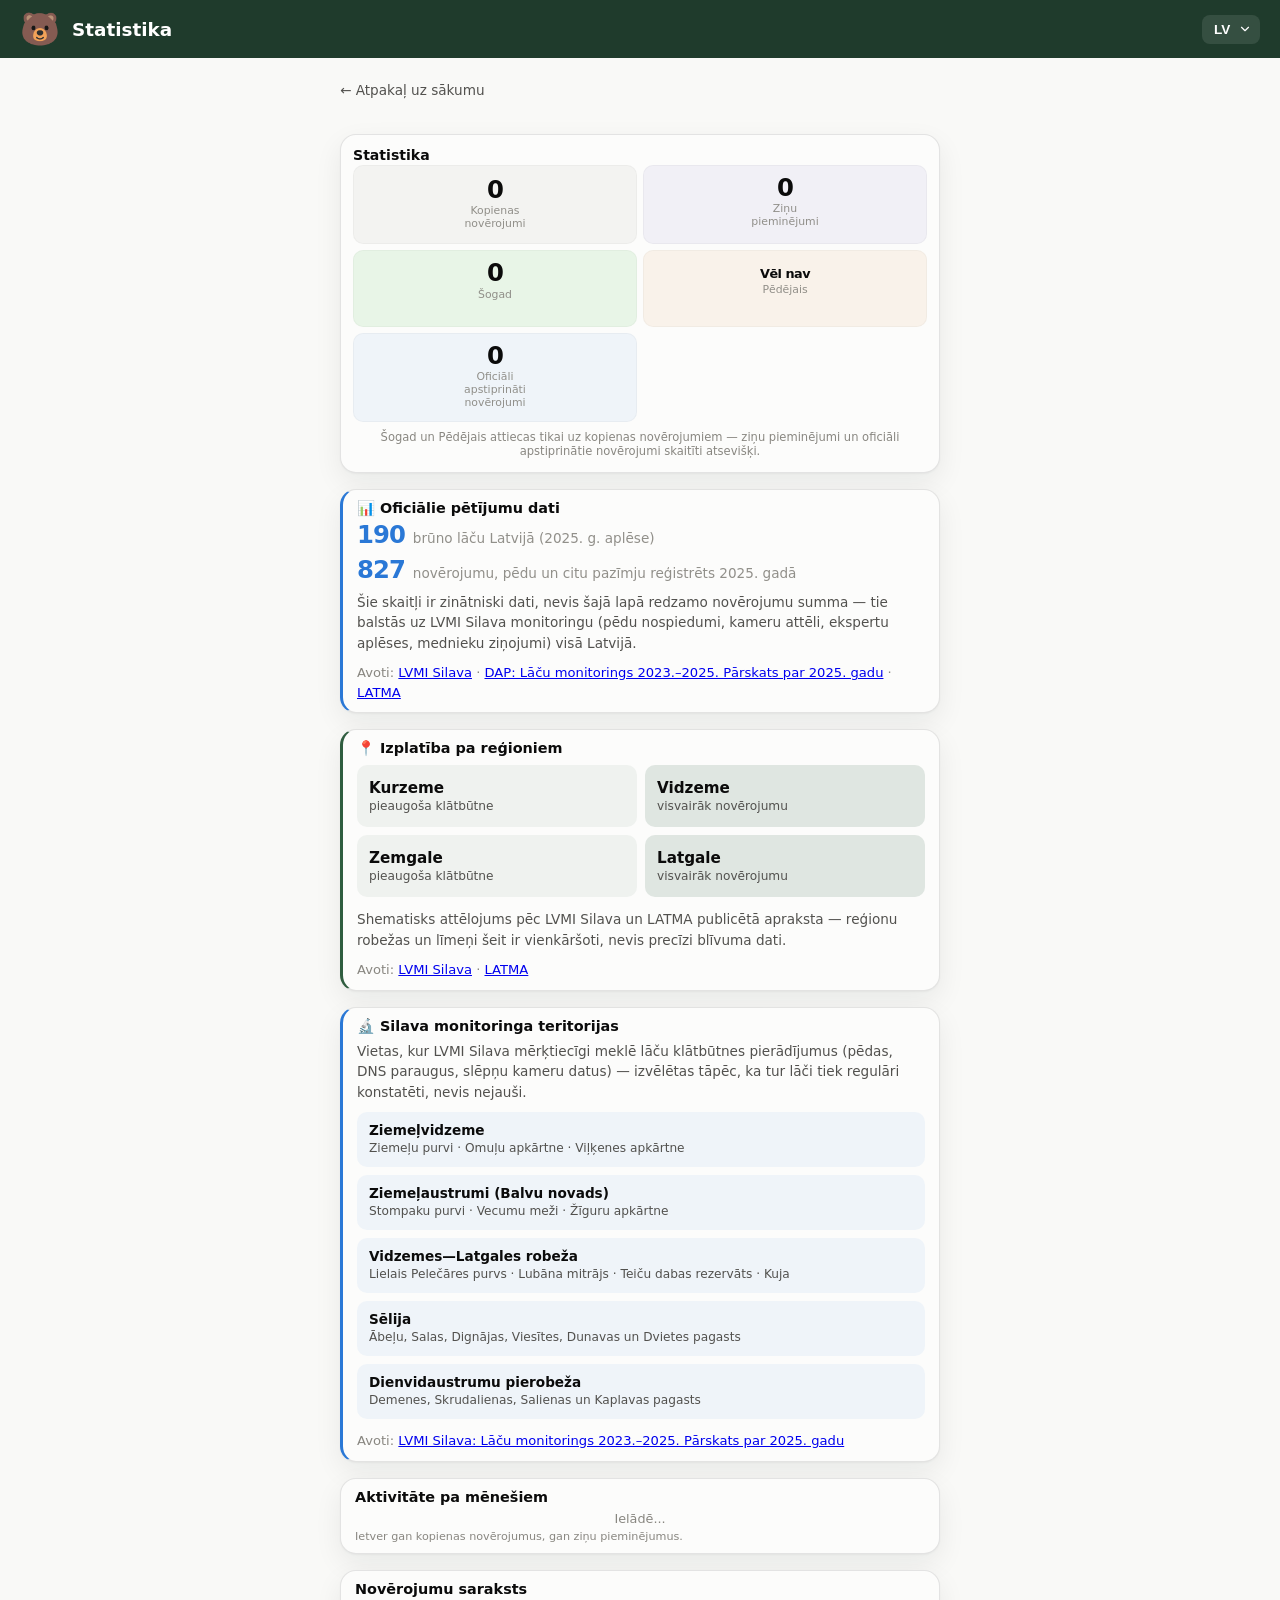
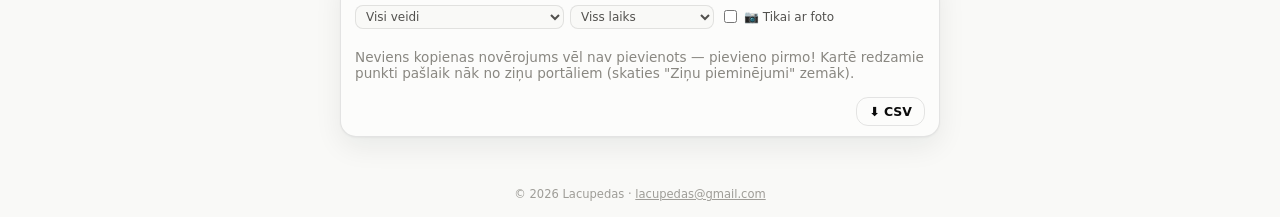
<file: stats.html>
<!doctype html>
<html lang="lv">
<head>
  <meta charset="UTF-8" />
  <meta name="viewport" content="width=device-width, initial-scale=1.0" />
  <title>Statistika — novērojumi grafikos un sarakstā | Lacupedas</title>
  <meta name="description" content="Lāču novērojumu statistika Latvijā — mēneša grafiks un pilns, filtrējams novērojumu saraksts." />
  <meta name="robots" content="index,follow,max-image-preview:large" />
  <link rel="canonical" href="https://lacupedas.lv/stats.html" />
  <meta property="og:type" content="website" />
  <meta property="og:site_name" content="Lacupedas" />
  <meta property="og:title" content="Statistika — novērojumi grafikos un sarakstā" />
  <meta property="og:description" content="Lāču novērojumu statistika Latvijā — mēneša grafiks un pilns, filtrējams novērojumu saraksts." />
  <meta property="og:url" content="https://lacupedas.lv/stats.html" />
  <meta property="og:image" content="https://lacupedas.lv/icons/og-banner.png" />
  <meta property="og:image:width" content="1200" />
  <meta property="og:image:height" content="630" />
  <meta property="og:image:alt" content="Lacupedas — lāču novērojumi, pēdas un karte Latvijā" />
  <meta property="og:locale" content="lv_LV" />
  <meta property="og:locale:alternate" content="en_GB" />
  <meta property="og:locale:alternate" content="ru_RU" />
  <meta name="twitter:card" content="summary_large_image" />
  <meta name="twitter:image" content="https://lacupedas.lv/icons/og-banner.png" />
  <link rel="icon" href="favicon.ico" sizes="any" />
  <link rel="icon" type="image/png" sizes="32x32" href="icons/favicon-32x32.png" />
  <link rel="icon" type="image/png" sizes="16x16" href="icons/favicon-16x16.png" />
  <link rel="apple-touch-icon" sizes="180x180" href="icons/apple-touch-icon.png" />
  <link rel="manifest" href="site.webmanifest" />
  <link rel="stylesheet" href="css/style.css" />
  <link rel="stylesheet" href="css/guide.css" />
  <link rel="stylesheet" href="css/stats-page.css" />

  <script type="application/ld+json">
  {
    "@context": "https://schema.org",
    "@type": "WebPage",
    "name": "Statistika",
    "url": "https://lacupedas.lv/stats.html",
    "isPartOf": { "@type": "WebSite", "name": "Lacupedas", "url": "https://lacupedas.lv/" },
    "inLanguage": ["lv", "en", "ru"]
  }
  </script>
  <script async src="https://pagead2.googlesyndication.com/pagead/js/adsbygoogle.js?client=ca-pub-6845734055198855" crossorigin="anonymous"></script>
</head>
<body class="guide-body">
  <header class="app-header">
    <div class="brand">
      <span class="brand-icon" aria-hidden="true">🐻</span>
      <h1 data-i18n="statsPageTitle">Statistika</h1>
    </div>
    <select id="lang-select" class="lang-select" aria-label="Language / Valoda / Язык">
      <option value="lv">LV</option>
      <option value="en">EN</option>
      <option value="ru">RU</option>
    </select>
  </header>

  <main class="stats-main">
    <a href="/" class="back-link" data-i18n="backToHome">← Atpakaļ uz sākumu</a>

    <section class="card stats-card">
      <h2 data-i18n="statsTitle">Statistika</h2>
      <div class="stats-grid">
        <div class="stat stat-total">
          <span class="stat-icon" aria-hidden="true">
            <svg viewBox="0 0 24 24" width="16" height="16" fill="none" stroke="currentColor" stroke-width="2" stroke-linecap="round" stroke-linejoin="round"><path d="M12 21s-7-6.5-7-11a7 7 0 0 1 14 0c0 4.5-7 11-7 11z"/><circle cx="12" cy="10" r="2.5"/></svg>
          </span>
          <div class="stat-text">
            <span class="stat-value" id="stat-total">0</span>
            <span class="stat-label" data-i18n="totalLabel">Kopienas novērojumi</span>
          </div>
        </div>
        <div class="stat stat-news-mentions">
          <span class="stat-icon" aria-hidden="true">
            <svg viewBox="0 0 24 24" width="16" height="16" fill="none" stroke="currentColor" stroke-width="2" stroke-linecap="round" stroke-linejoin="round"><path d="M4 4h16v16H4z"/><path d="M8 8h8M8 12h8M8 16h4"/></svg>
          </span>
          <div class="stat-text">
            <span class="stat-value" id="stat-news-mentions">0</span>
            <span class="stat-label" data-i18n="newsSectionTitle">Ziņu pieminējumi</span>
            <span id="stat-news-verified" class="stat-sublabel"></span>
          </div>
        </div>
        <div class="stat stat-year">
          <span class="stat-icon" aria-hidden="true">
            <svg viewBox="0 0 24 24" width="16" height="16" fill="none" stroke="currentColor" stroke-width="2" stroke-linecap="round" stroke-linejoin="round"><rect x="3" y="5" width="18" height="16" rx="2"/><path d="M3 10h18M8 3v4M16 3v4"/></svg>
          </span>
          <div class="stat-text">
            <span class="stat-value" id="stat-year">0</span>
            <span class="stat-label" data-i18n="yearLabel">Šogad</span>
          </div>
        </div>
        <div class="stat stat-recent">
          <span class="stat-icon" aria-hidden="true">
            <svg viewBox="0 0 24 24" width="16" height="16" fill="none" stroke="currentColor" stroke-width="2" stroke-linecap="round" stroke-linejoin="round"><circle cx="12" cy="12" r="9"/><path d="M12 7v5l3 3"/></svg>
          </span>
          <div class="stat-text">
            <span class="stat-value stat-value-small" id="stat-last">—</span>
            <span class="stat-label" data-i18n="lastLabel">Pēdējais</span>
          </div>
        </div>
        <div class="stat stat-official">
          <span class="stat-icon" aria-hidden="true">
            <svg viewBox="0 0 24 24" width="16" height="16" fill="none" stroke="currentColor" stroke-width="2" stroke-linecap="round" stroke-linejoin="round"><circle cx="12" cy="12" r="9"/><path d="M8 12l3 3 5-6"/></svg>
          </span>
          <div class="stat-text">
            <span class="stat-value" id="stat-official">0</span>
            <span class="stat-label" data-i18n="officialSightingsLabel">Oficiāli apstiprināti novērojumi</span>
          </div>
        </div>
      </div>
      <p class="stats-grid-note" data-i18n="statsGridNote">
        Šogad un Pēdējais attiecas tikai uz kopienas novērojumiem — ziņu pieminējumi skaitīti atsevišķi.
      </p>
    </section>

    <section class="card research-card">
      <h2 data-i18n="researchTitle">📊 Oficiālie pētījumu dati</h2>
      <div class="research-figure">
        <span class="stat-value research-number">190</span>
        <span class="stat-label" data-i18n="researchPopLabel">brūno lāču Latvijā (2025. g. aplēse)</span>
      </div>
      <div class="research-figure">
        <span class="stat-value research-number">827</span>
        <span class="stat-label" data-i18n="researchObsLabel">novērojumu, pēdu un citu pazīmju reģistrēts 2025. gadā</span>
      </div>
      <p class="research-desc" data-i18n="researchNote">
        Šie skaitļi ir zinātniski dati, nevis šajā lapā redzamo novērojumu summa — tie balstās uz LVMI Silava
        monitoringu (pēdu nospiedumi, kameru attēli, ekspertu aplēses, mednieku ziņojumi) visā Latvijā.
      </p>
      <p class="guide-note">
        <span data-i18n="biologySourcesLabel">Avoti:</span>
        <a href="https://www.silava.lv/petnieciba/petijumi/lacu-monitorings-2023-2025" target="_blank" rel="noopener">LVMI Silava</a> ·
        <a href="https://daba.gov.lv/lv/media/26126/download?attachment=" target="_blank" rel="noopener">DAP: Lāču monitorings 2023.–2025. Pārskats par 2025. gadu</a> ·
        <a href="https://www.latma.lv/latvija-lacu-klust-vairak-ko-rada-jaunakie-monitoringa-dati/" target="_blank" rel="noopener">LATMA</a>
      </p>
    </section>

    <section class="card region-card">
      <h2 data-i18n="regionTitle">📍 Izplatība pa reģioniem</h2>
      <div class="region-grid">
        <div class="region-block region-level-high" style="grid-area: kurzeme;">
          <span class="region-name">Kurzeme</span>
          <span class="region-level" data-i18n="regionLevelGrowing">pieaugoša klātbūtne</span>
        </div>
        <div class="region-block region-level-highest" style="grid-area: vidzeme;">
          <span class="region-name">Vidzeme</span>
          <span class="region-level" data-i18n="regionLevelMost">visvairāk novērojumu</span>
        </div>
        <div class="region-block region-level-high" style="grid-area: zemgale;">
          <span class="region-name">Zemgale</span>
          <span class="region-level" data-i18n="regionLevelGrowing">pieaugoša klātbūtne</span>
        </div>
        <div class="region-block region-level-highest" style="grid-area: latgale;">
          <span class="region-name">Latgale</span>
          <span class="region-level" data-i18n="regionLevelMost">visvairāk novērojumu</span>
        </div>
      </div>
      <p class="research-desc" data-i18n="regionNote">
        Shematisks attēlojums pēc LVMI Silava un LATMA publicētā apraksta — reģionu robežas un līmeņi šeit ir
        vienkāršoti, nevis precīzi blīvuma dati.
      </p>
      <p class="guide-note">
        <span data-i18n="biologySourcesLabel">Avoti:</span>
        <a href="https://www.silava.lv/petnieciba/petijumi/lacu-monitorings-2023-2025" target="_blank" rel="noopener">LVMI Silava</a> ·
        <a href="https://www.latma.lv/latvija-lacu-klust-vairak-ko-rada-jaunakie-monitoringa-dati/" target="_blank" rel="noopener">LATMA</a>
      </p>
    </section>

    <section class="card monitoring-card">
      <h2 data-i18n="monitoringTitle">🔬 Silava monitoringa teritorijas</h2>
      <p class="research-desc" data-i18n="monitoringIntro">
        Vietas, kur LVMI Silava mērķtiecīgi meklē lāču klātbūtnes pierādījumus (pēdas, DNS paraugus,
        slēpņu kameru datus) — izvēlētas tāpēc, ka tur lāči tiek regulāri konstatēti, nevis nejauši.
      </p>
      <div class="monitoring-grid">
        <div class="monitoring-zone">
          <span class="monitoring-zone-name" data-i18n="monitoringZoneNorth">Ziemeļvidzeme</span>
          <span class="monitoring-zone-list">Ziemeļu purvi · Omuļu apkārtne · Viļķenes apkārtne</span>
        </div>
        <div class="monitoring-zone">
          <span class="monitoring-zone-name" data-i18n="monitoringZoneNortheast">Ziemeļaustrumi (Balvu novads)</span>
          <span class="monitoring-zone-list">Stompaku purvi · Vecumu meži · Žīguru apkārtne</span>
        </div>
        <div class="monitoring-zone">
          <span class="monitoring-zone-name" data-i18n="monitoringZoneCentral">Vidzemes—Latgales robeža</span>
          <span class="monitoring-zone-list">Lielais Pelečāres purvs · Lubāna mitrājs · Teiču dabas rezervāts · Kuja</span>
        </div>
        <div class="monitoring-zone">
          <span class="monitoring-zone-name" data-i18n="monitoringZoneSelia">Sēlija</span>
          <span class="monitoring-zone-list">Ābeļu, Salas, Dignājas, Viesītes, Dunavas un Dvietes pagasts</span>
        </div>
        <div class="monitoring-zone">
          <span class="monitoring-zone-name" data-i18n="monitoringZoneSoutheast">Dienvidaustrumu pierobeža</span>
          <span class="monitoring-zone-list">Demenes, Skrudalienas, Salienas un Kaplavas pagasts</span>
        </div>
      </div>
      <p class="guide-note">
        <span data-i18n="biologySourcesLabel">Avoti:</span>
        <a href="https://daba.gov.lv/lv/media/26126/download?attachment=" target="_blank" rel="noopener">LVMI Silava: Lāču monitorings 2023.–2025. Pārskats par 2025. gadu</a>
      </p>
    </section>

    <section class="card chart-card">
      <h2 data-i18n="chartTitle">Aktivitāte pa mēnešiem</h2>
      <div id="chart-container" class="chart-container"></div>
      <p class="chart-combined-note" data-i18n="chartCombinedNote">Ietver gan kopienas novērojumus, gan ziņu pieminējumus.</p>
    </section>

    <section class="card list-card">
      <div class="list-card-header">
        <h2 data-i18n="listTitle">Novērojumu saraksts</h2>
        <div class="filter-group">
          <select id="sightings-type-filter" class="filter-select">
            <option value="all" data-i18n="filterAllTypes">Visi veidi</option>
            <option value="sighting" data-i18n="typeSighting">Redzēts lācis</option>
            <option value="tracks" data-i18n="typeTracks">Pēdas / pazīmes</option>
            <option value="damage" data-i18n="typeDamage">Postījumi (mājlopi, bites u.c.)</option>
            <option value="dead" data-i18n="typeDead">Atrasts bojāgājis dzīvnieks</option>
            <option value="dna_sample" data-i18n="typeDnaSample">Savākts DNS paraugs</option>
          </select>
          <select id="sightings-time-filter" class="filter-select">
            <option value="all" data-i18n="filterAllTime">Viss laiks</option>
            <option value="year" data-i18n="filterThisYear">Šogad</option>
            <option value="30d" data-i18n="filterLast30d">Pēdējās 30 dienas</option>
          </select>
          <label class="filter-checkbox">
            <input type="checkbox" id="sightings-photo-filter" />
            <span data-i18n="filterWithPhoto">📷 Tikai ar foto</span>
          </label>
        </div>
      </div>
      <ul id="sightings-list" class="sightings-list"></ul>
      <div class="list-export-row">
        <button type="button" id="export-csv-btn" class="btn btn-ghost" data-i18n="exportCsvBtn">⬇ CSV</button>
      </div>
    </section>
  </main>

  <footer class="app-footer">
    <!-- Static, not JS-filled: a crawler/RSS-reader/WebFetch-style client that doesn't run JS should still see a year. Bump by hand once a year. -->
    <p class="footer-meta">© 2026 Lacupedas · <a href="mailto:lacupedas@gmail.com">lacupedas@gmail.com</a></p>
      <div class="footer-ad">
      <ins class="adsbygoogle"
           style="display:block"
           data-ad-client="ca-pub-6845734055198855"
           data-ad-slot="REPLACE_WITH_AD_SLOT_ID"
           data-ad-format="horizontal"
           data-full-width-responsive="true"></ins>
      <script>(adsbygoogle = window.adsbygoogle || []).push({});</script>
    </div>
  </footer>

  <div id="report-toast" class="toast toast-success" hidden></div>

  <div id="report-issue-overlay" class="modal-overlay" hidden>
    <div class="modal" role="dialog" aria-modal="true" aria-labelledby="report-issue-title">
      <h2 id="report-issue-title" data-i18n="reportIssueTitle">Ziņot par kļūdu</h2>
      <form id="report-issue-form">
        <div class="form-row">
          <label for="report-issue-reason" data-i18n="reportIssueReasonLabel">Kāpēc ziņo? (nav obligāts)</label>
          <textarea id="report-issue-reason" name="reason" rows="3" data-i18n-placeholder="reportIssuePlaceholder"></textarea>
        </div>
        <p id="report-issue-error" class="form-error" hidden></p>
        <div class="form-actions">
          <button type="button" id="report-issue-cancel-btn" class="btn btn-ghost" data-i18n="cancelBtn">Atcelt</button>
          <button type="submit" class="btn btn-primary" data-i18n="reportIssueSubmit">Sūtīt</button>
        </div>
      </form>
    </div>
  </div>

  <nav class="mobile-bottom-nav" aria-label="Mobile navigation">
    <a href="/" class="mobile-nav-item">
      <svg viewBox="0 0 24 24" width="20" height="20" fill="none" stroke="currentColor" stroke-width="2" stroke-linecap="round" stroke-linejoin="round"><path d="M3 11l9-8 9 8"/><path d="M5 10v10h5v-6h4v6h5V10"/></svg>
      <span data-i18n="navHome">Sākums</span>
    </a>
    <a href="map.html" class="mobile-nav-item">
      <svg viewBox="0 0 24 24" width="20" height="20" fill="none" stroke="currentColor" stroke-width="2" stroke-linecap="round" stroke-linejoin="round"><path d="M12 21s-7-6.5-7-11a7 7 0 0 1 14 0c0 4.5-7 11-7 11z"/><circle cx="12" cy="10" r="2.5"/></svg>
      <span data-i18n="navMap">Karte</span>
    </a>
    <a href="map.html?report=1" class="mobile-nav-item mobile-nav-report">
      <svg viewBox="0 0 24 24" width="22" height="22" fill="none" stroke="currentColor" stroke-width="2" stroke-linecap="round" stroke-linejoin="round"><circle cx="12" cy="12" r="9"/><path d="M12 8v8M8 12h8"/></svg>
      <span data-i18n="navReport">Ziņot</span>
    </a>
    <a href="stats.html" class="mobile-nav-item mobile-nav-active">
      <svg viewBox="0 0 24 24" width="20" height="20" fill="none" stroke="currentColor" stroke-width="2" stroke-linecap="round" stroke-linejoin="round"><path d="M4 20V10M12 20V4M20 20v-7"/></svg>
      <span data-i18n="navStats">Statistika</span>
    </a>
    <a href="padomi.html" class="mobile-nav-item">
      <svg viewBox="0 0 24 24" width="20" height="20" fill="none" stroke="currentColor" stroke-width="2" stroke-linecap="round" stroke-linejoin="round"><circle cx="12" cy="12" r="9"/><path d="M12 11v5"/><circle cx="12" cy="8" r="0.5" fill="currentColor"/></svg>
      <span data-i18n="navMore">Info</span>
    </a>
  </nav>

  <script src="js/i18n.js"></script>
  <script src="js/storage.js"></script>
  <script src="js/chart.js"></script>
  <script src="js/map.js"></script>
  <script src="js/report-issue.js"></script>
  <script src="js/news.js"></script>
  <script src="js/sightings-panel.js"></script>
  <script src="js/stats-page.js"></script>
</body>
</html>
</file>
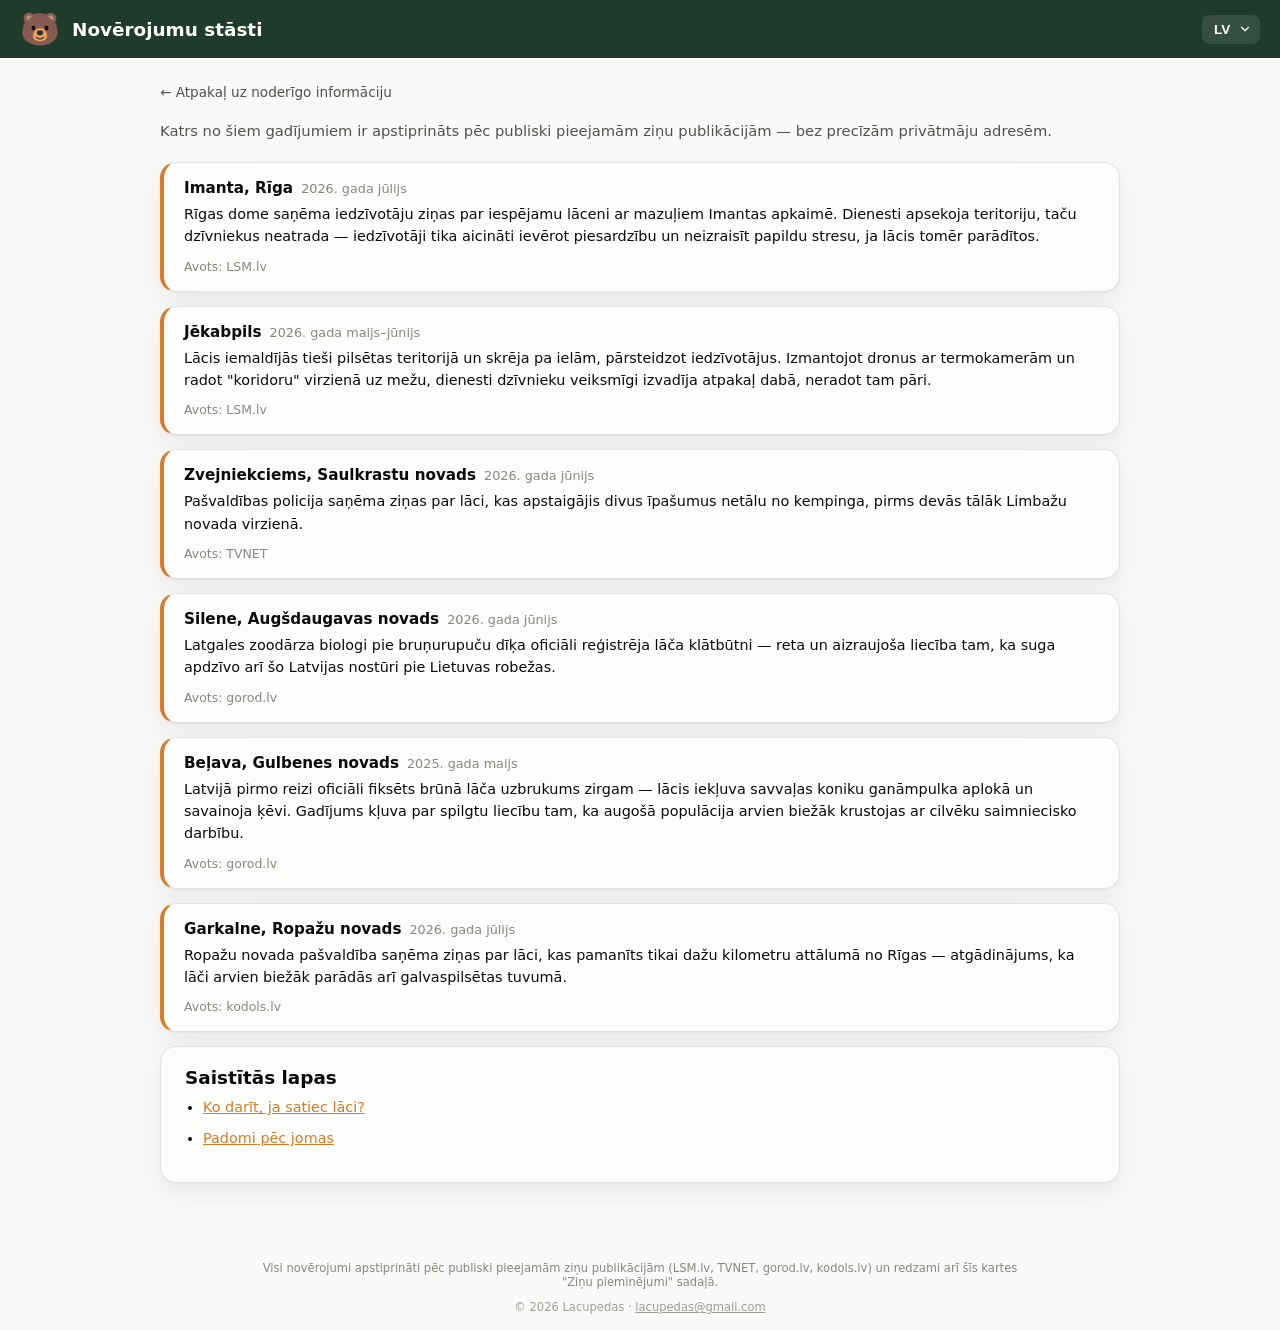
<file: stories.html>
<!doctype html>
<html lang="lv">
<head>
  <meta charset="UTF-8" />
  <meta name="viewport" content="width=device-width, initial-scale=1.0" />
  <title>Novērojumu stāsti — Lacupedas</title>
  <meta name="description" content="Īsi, patiesi stāsti par lāču novērojumiem Latvijā pēdējo divu gadu laikā — no pilsētas ielām līdz dabas parkiem." />
  <meta name="robots" content="index,follow,max-image-preview:large" />
  <link rel="canonical" href="https://lacupedas.lv/stories.html" />
  <meta property="og:type" content="article" />
  <meta property="og:site_name" content="Lacupedas" />
  <meta property="og:title" content="Novērojumu stāsti" />
  <meta property="og:description" content="Īsi, patiesi stāsti par lāču novērojumiem Latvijā." />
  <meta property="og:url" content="https://lacupedas.lv/stories.html" />
  <meta property="og:image" content="https://lacupedas.lv/icons/og-banner.png" />
  <meta property="og:image:width" content="1200" />
  <meta property="og:image:height" content="630" />
  <meta property="og:image:alt" content="Lacupedas — lāču novērojumi, pēdas un karte Latvijā" />
  <meta property="og:locale" content="lv_LV" />
  <meta property="og:locale:alternate" content="en_GB" />
  <meta property="og:locale:alternate" content="ru_RU" />
  <meta name="twitter:card" content="summary_large_image" />
  <meta name="twitter:image" content="https://lacupedas.lv/icons/og-banner.png" />
  <link rel="icon" href="favicon.ico" sizes="any" />
  <link rel="icon" type="image/png" sizes="32x32" href="icons/favicon-32x32.png" />
  <link rel="icon" type="image/png" sizes="16x16" href="icons/favicon-16x16.png" />
  <link rel="apple-touch-icon" sizes="180x180" href="icons/apple-touch-icon.png" />
  <link rel="manifest" href="site.webmanifest" />
  <link rel="stylesheet" href="css/style.css" />
  <link rel="stylesheet" href="css/guide.css" />

  <script type="application/ld+json">
  {
    "@context": "https://schema.org",
    "@type": "WebPage",
    "name": "Novērojumu stāsti",
    "url": "https://lacupedas.lv/stories.html",
    "isPartOf": { "@type": "WebSite", "name": "Lacupedas", "url": "https://lacupedas.lv/" },
    "inLanguage": ["lv", "en", "ru"]
  }
  </script>
  <script async src="https://pagead2.googlesyndication.com/pagead/js/adsbygoogle.js?client=ca-pub-6845734055198855" crossorigin="anonymous"></script>
</head>
<body class="guide-body">
  <header class="app-header">
    <div class="brand">
      <span class="brand-icon" aria-hidden="true">🐻</span>
      <h1 data-i18n="storiesTitle">Novērojumu stāsti</h1>
    </div>
    <select id="lang-select" class="lang-select" aria-label="Language / Valoda / Язык">
      <option value="lv">LV</option>
      <option value="en">EN</option>
      <option value="ru">RU</option>
    </select>
  </header>

  <main class="guide-main">
    <a href="padomi.html" class="back-link" data-i18n="backToHub">← Atpakaļ uz noderīgo informāciju</a>

    <p class="guide-lead guide-lead-standalone" data-i18n="storiesIntro">
      Katrs no šiem gadījumiem ir apstiprināts pēc publiski pieejamām ziņu publikācijām — bez precīzām privātmāju adresēm.
    </p>

    <article class="story-card">
      <div class="story-meta">
        <span class="story-place" data-i18n="story1Place">Imanta, Rīga</span>
        <span class="story-date" data-i18n="story1Date">2026. gada jūlijs</span>
      </div>
      <p data-i18n="story1Text">Rīgas dome saņēma iedzīvotāju ziņas par iespējamu lāceni ar mazuļiem Imantas apkaimē. Dienesti apsekoja teritoriju, taču dzīvniekus neatrada — iedzīvotāji tika aicināti ievērot piesardzību un neizraisīt papildu stresu, ja lācis tomēr parādītos.</p>
      <a class="story-source" href="https://www.lsm.lv/raksts/zinas/latvija/25.07.2026-rigas-dome-bridina-par-imanta-iespejams-noverotu-laceni-ar-laceniem.a656335/" target="_blank" rel="noopener"><span data-i18n="storiesSourceLink">Avots</span>: LSM.lv</a>
    </article>

    <article class="story-card">
      <div class="story-meta">
        <span class="story-place" data-i18n="story2Place">Jēkabpils</span>
        <span class="story-date" data-i18n="story2Date">2026. gada maijs–jūnijs</span>
      </div>
      <p data-i18n="story2Text">Lācis iemaldījās tieši pilsētas teritorijā un skrēja pa ielām, pārsteidzot iedzīvotājus. Izmantojot dronus ar termokamerām un radot "koridoru" virzienā uz mežu, dienesti dzīvnieku veiksmīgi izvadīja atpakaļ dabā, neradot tam pāri.</p>
      <a class="story-source" href="https://www.lsm.lv/raksts/zinas/latvija/01.06.2026-jekabpili-ieklidusais-lacis-pavadits-prom-no-pilsetas.a649535/" target="_blank" rel="noopener"><span data-i18n="storiesSourceLink">Avots</span>: LSM.lv</a>
    </article>

    <article class="story-card">
      <div class="story-meta">
        <span class="story-place" data-i18n="story3Place">Zvejniekciems, Saulkrastu novads</span>
        <span class="story-date" data-i18n="story3Date">2026. gada jūnijs</span>
      </div>
      <p data-i18n="story3Text">Pašvaldības policija saņēma ziņas par lāci, kas apstaigājis divus īpašumus netālu no kempinga, pirms devās tālāk Limbažu novada virzienā.</p>
      <a class="story-source" href="https://www.tvnet.lv/8498307/zvejniekciema-manitais-lacis-blandijies-divos-ipasumos-un-devies-talak-uz-limbazu-novadu" target="_blank" rel="noopener"><span data-i18n="storiesSourceLink">Avots</span>: TVNET</a>
    </article>

    <article class="story-card">
      <div class="story-meta">
        <span class="story-place" data-i18n="story4Place">Silene, Augšdaugavas novads</span>
        <span class="story-date" data-i18n="story4Date">2026. gada jūnijs</span>
      </div>
      <p data-i18n="story4Text">Latgales zoodārza biologi pie bruņurupuču dīķa oficiāli reģistrēja lāča klātbūtni — reta un aizraujoša liecība tam, ka suga apdzīvo arī šo Latvijas nostūri pie Lietuvas robežas.</p>
      <a class="story-source" href="https://www.gorod.lv/novosti/366860-biologi-latgalskogo-zoosada-zafiksirovali-prisutstvie-medvedya-v-parke-silene-video" target="_blank" rel="noopener"><span data-i18n="storiesSourceLink">Avots</span>: gorod.lv</a>
    </article>

    <article class="story-card">
      <div class="story-meta">
        <span class="story-place" data-i18n="story5Place">Beļava, Gulbenes novads</span>
        <span class="story-date" data-i18n="story5Date">2025. gada maijs</span>
      </div>
      <p data-i18n="story5Text">Latvijā pirmo reizi oficiāli fiksēts brūnā lāča uzbrukums zirgam — lācis iekļuva savvaļas koniku ganāmpulka aplokā un savainoja ķēvi. Gadījums kļuva par spilgtu liecību tam, ka augošā populācija arvien biežāk krustojas ar cilvēku saimniecisko darbību.</p>
      <a class="story-source" href="https://gorod.lv/novosti/357769-v-latvii-vpervye-zafiksirovali-napadenie-burogo-medvedya-na-loshad" target="_blank" rel="noopener"><span data-i18n="storiesSourceLink">Avots</span>: gorod.lv</a>
    </article>

    <article class="story-card">
      <div class="story-meta">
        <span class="story-place" data-i18n="story6Place">Garkalne, Ropažu novads</span>
        <span class="story-date" data-i18n="story6Date">2026. gada jūlijs</span>
      </div>
      <p data-i18n="story6Text">Ropažu novada pašvaldība saņēma ziņas par lāci, kas pamanīts tikai dažu kilometru attālumā no Rīgas — atgādinājums, ka lāči arvien biežāk parādās arī galvaspilsētas tuvumā.</p>
      <a class="story-source" href="https://kodols.lv/pieriga/ropazi/video-ropazu-novada-manits-lacis-ko-darit-ja-sastopies-ar-to-aci-pret-aci-203464" target="_blank" rel="noopener"><span data-i18n="storiesSourceLink">Avots</span>: kodols.lv</a>
    </article>

    <section class="guide-card">
      <h2 data-i18n="relatedTitle">Saistītās lapas</h2>
      <ul class="guide-report-list">
        <li><a href="guide.html" data-i18n="guideTitle">Ko darīt, ja satiec lāci?</a></li>
        <li><a href="advice.html" data-i18n="adviceTitle">Padomi pēc jomas</a></li>
      </ul>
    </section>
  </main>

  <footer class="app-footer">
    <p data-i18n="storiesSourceNote">
      Visi novērojumi apstiprināti pēc publiski pieejamām ziņu publikācijām (LSM.lv, TVNET, gorod.lv, kodols.lv) un redzami arī šīs kartes "Ziņu pieminējumi" sadaļā.
    </p>
    <!-- Static, not JS-filled: a crawler/RSS-reader/WebFetch-style client that doesn't run JS should still see a year. Bump by hand once a year. -->
    <p class="footer-meta">© 2026 Lacupedas · <a href="mailto:lacupedas@gmail.com">lacupedas@gmail.com</a></p>
      <div class="footer-ad">
      <ins class="adsbygoogle"
           style="display:block"
           data-ad-client="ca-pub-6845734055198855"
           data-ad-slot="REPLACE_WITH_AD_SLOT_ID"
           data-ad-format="horizontal"
           data-full-width-responsive="true"></ins>
      <script>(adsbygoogle = window.adsbygoogle || []).push({});</script>
    </div>
  </footer>

  <nav class="mobile-bottom-nav" aria-label="Mobile navigation">
    <a href="/" class="mobile-nav-item">
      <svg viewBox="0 0 24 24" width="20" height="20" fill="none" stroke="currentColor" stroke-width="2" stroke-linecap="round" stroke-linejoin="round"><path d="M3 11l9-8 9 8"/><path d="M5 10v10h5v-6h4v6h5V10"/></svg>
      <span data-i18n="navHome">Sākums</span>
    </a>
    <a href="map.html" class="mobile-nav-item">
      <svg viewBox="0 0 24 24" width="20" height="20" fill="none" stroke="currentColor" stroke-width="2" stroke-linecap="round" stroke-linejoin="round"><path d="M12 21s-7-6.5-7-11a7 7 0 0 1 14 0c0 4.5-7 11-7 11z"/><circle cx="12" cy="10" r="2.5"/></svg>
      <span data-i18n="navMap">Karte</span>
    </a>
    <a href="map.html?report=1" class="mobile-nav-item mobile-nav-report">
      <svg viewBox="0 0 24 24" width="22" height="22" fill="none" stroke="currentColor" stroke-width="2" stroke-linecap="round" stroke-linejoin="round"><circle cx="12" cy="12" r="9"/><path d="M12 8v8M8 12h8"/></svg>
      <span data-i18n="navReport">Ziņot</span>
    </a>
    <a href="stats.html" class="mobile-nav-item">
      <svg viewBox="0 0 24 24" width="20" height="20" fill="none" stroke="currentColor" stroke-width="2" stroke-linecap="round" stroke-linejoin="round"><path d="M4 20V10M12 20V4M20 20v-7"/></svg>
      <span data-i18n="navStats">Statistika</span>
    </a>
    <a href="padomi.html" class="mobile-nav-item mobile-nav-active">
      <svg viewBox="0 0 24 24" width="20" height="20" fill="none" stroke="currentColor" stroke-width="2" stroke-linecap="round" stroke-linejoin="round"><circle cx="12" cy="12" r="9"/><path d="M12 11v5"/><circle cx="12" cy="8" r="0.5" fill="currentColor"/></svg>
      <span data-i18n="navMore">Info</span>
    </a>
  </nav>

  <script src="js/i18n.js"></script>
  <script src="js/guide-page.js"></script>
</body>
</html>
</file>
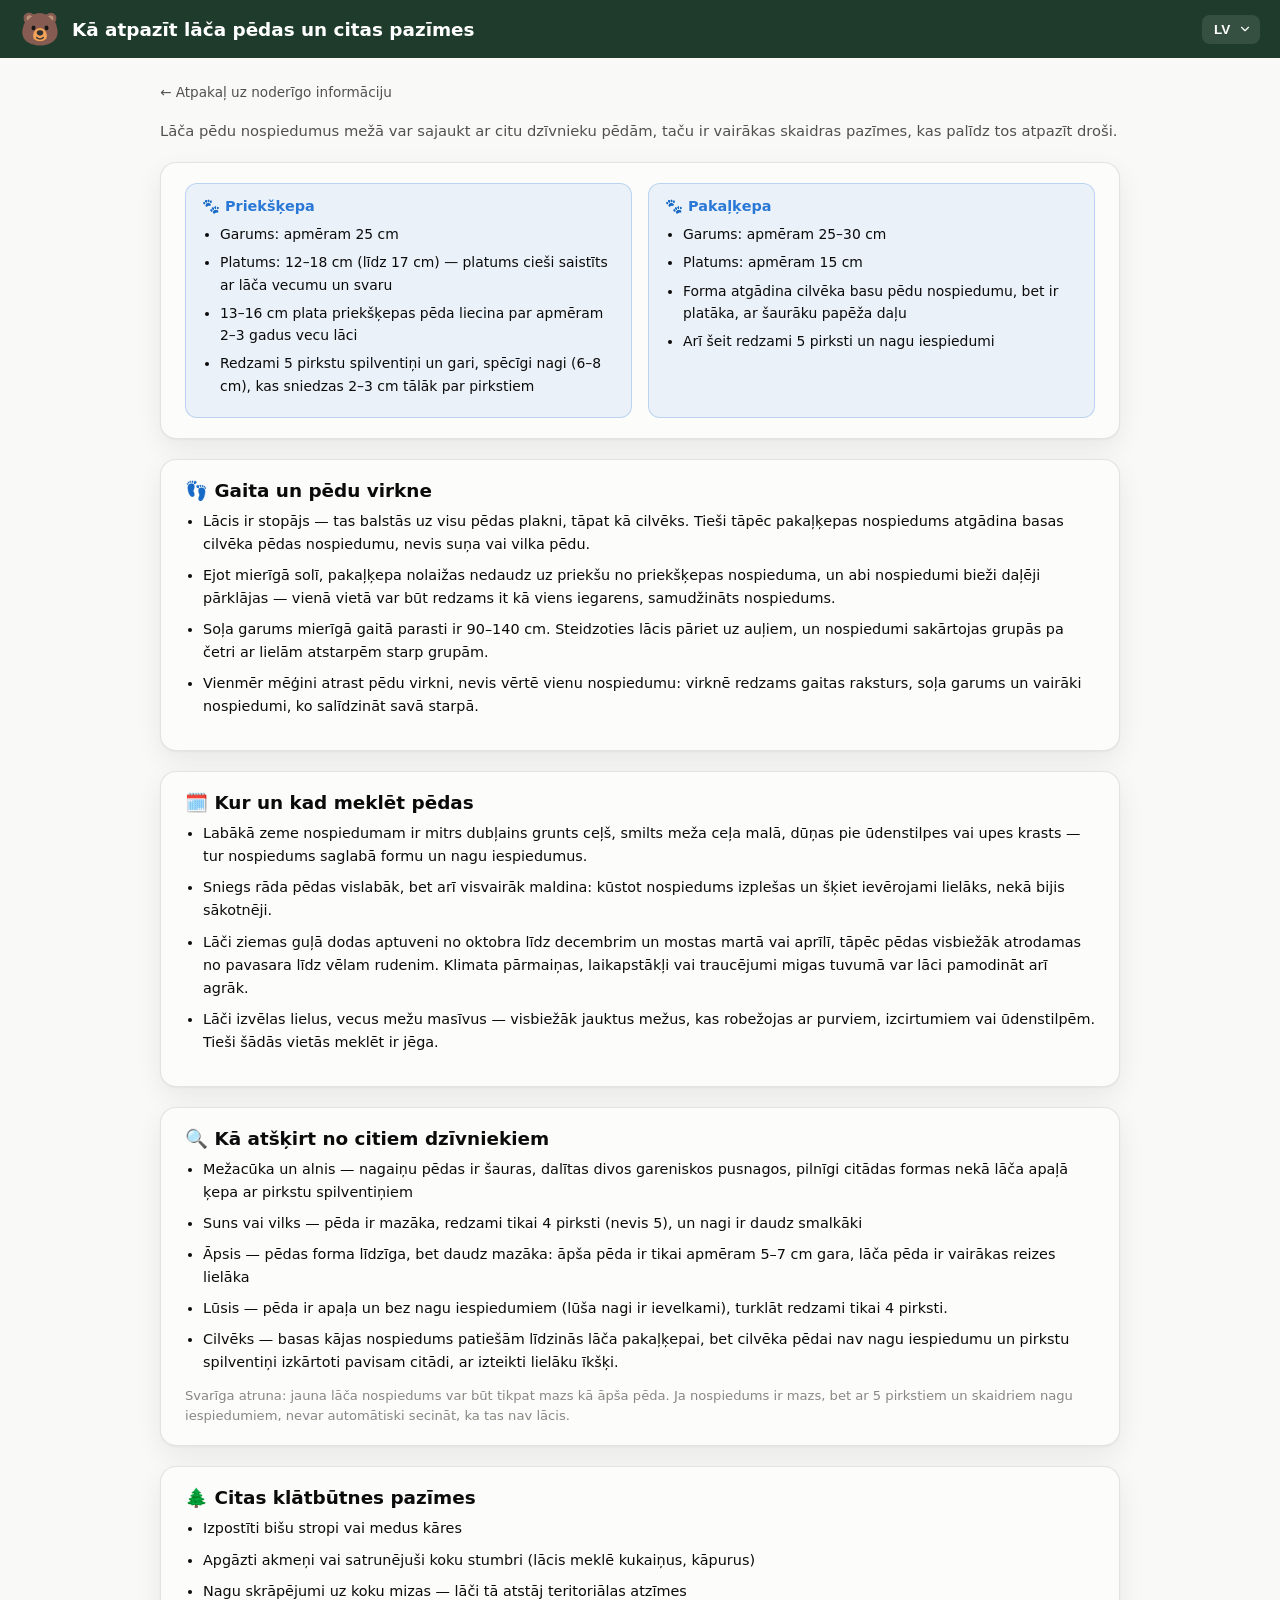
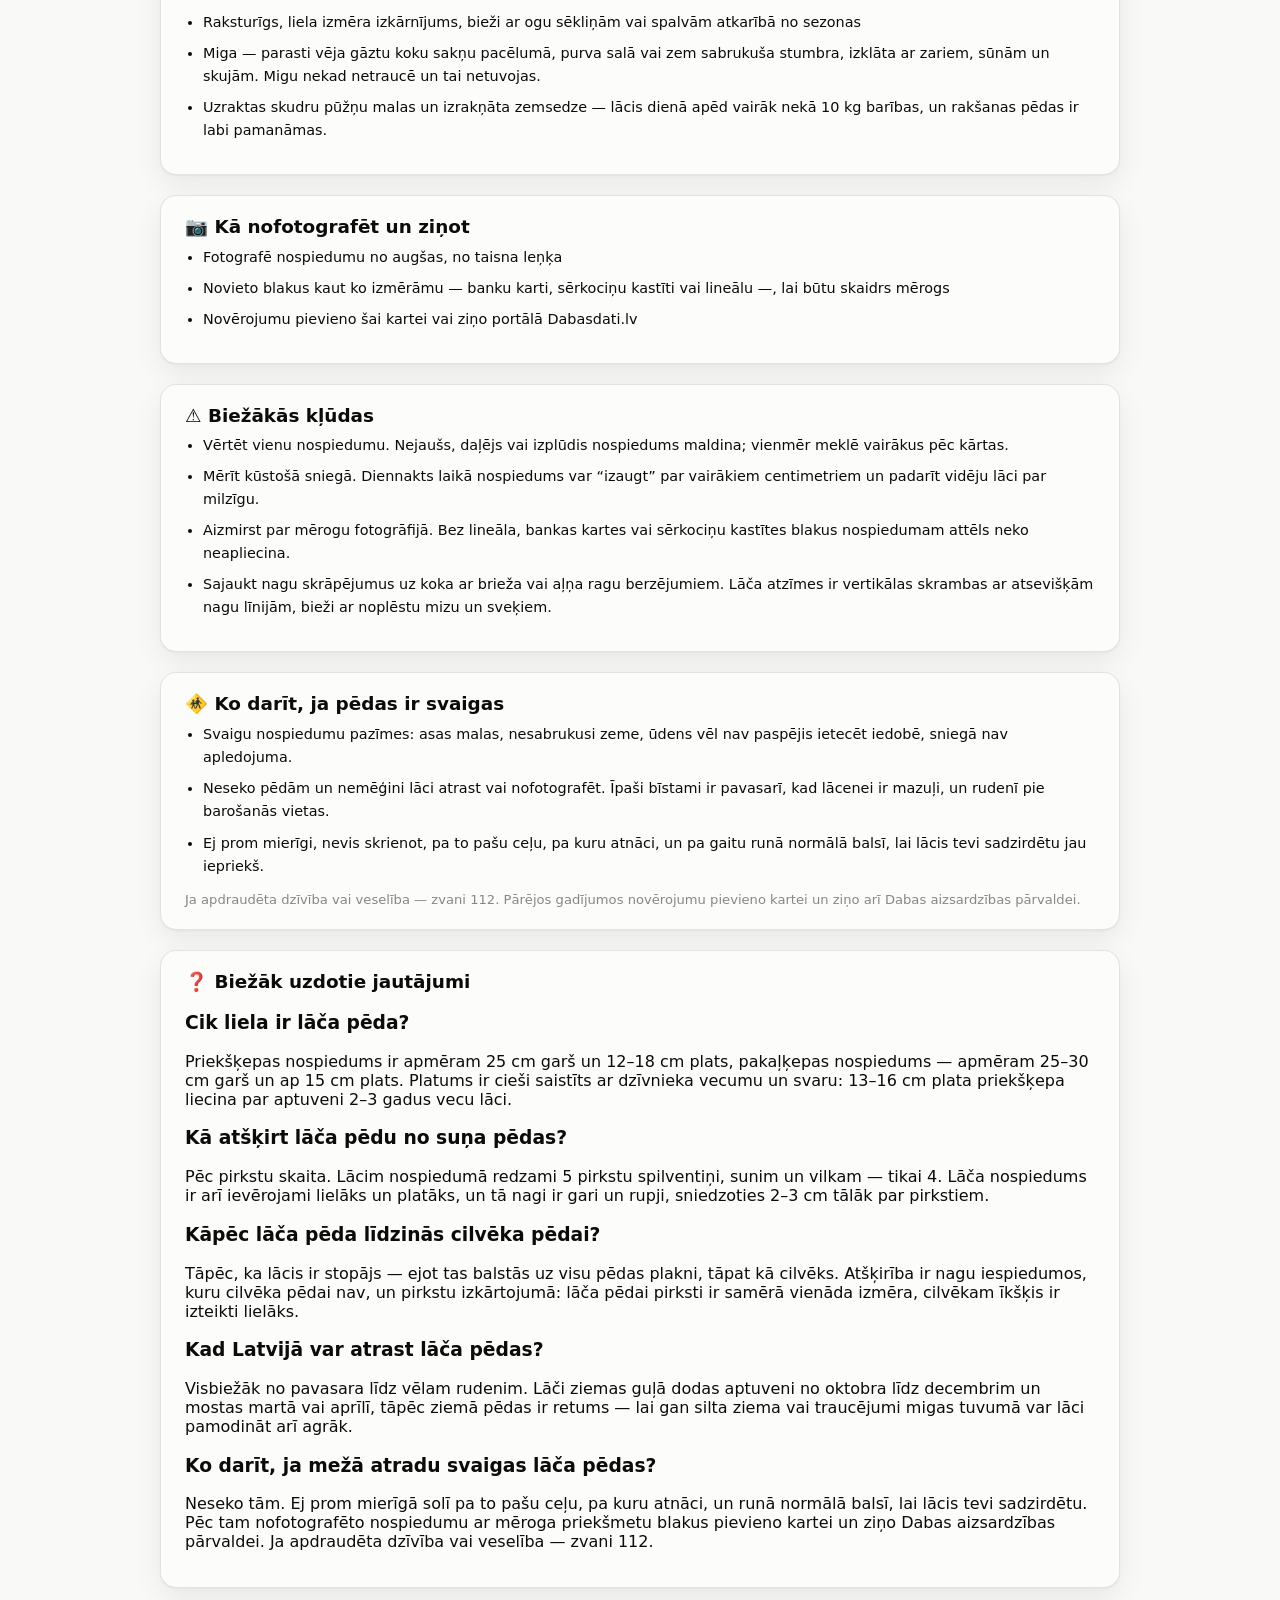
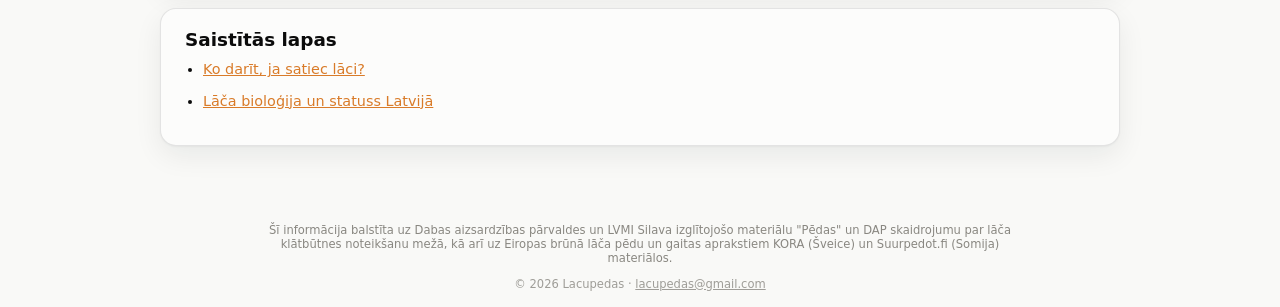
<file: tracks.html>
<!doctype html>
<html lang="lv">
<head>
  <meta charset="UTF-8" />
  <meta name="viewport" content="width=device-width, initial-scale=1.0" />
  <title>Kā atpazīt lāča pēdas un citas pazīmes — Lacupedas</title>
  <meta name="description" content="Kā atpazīt lāča pēdas: priekšķepas un pakaļķepas izmēri, gaita un pēdu virkne, atšķirība no suņa, vilka, āpša un lūša pēdām, kur un kad tās meklēt, biežākās kļūdas un ko darīt, ja pēdas ir svaigas." />
  <meta name="robots" content="index,follow,max-image-preview:large" />
  <link rel="canonical" href="https://lacupedas.lv/tracks.html" />
  <meta property="og:type" content="article" />
  <meta property="og:site_name" content="Lacupedas" />
  <meta property="og:title" content="Kā atpazīt lāča pēdas un citas pazīmes" />
  <meta property="og:description" content="Izmēri, gaita, atšķirība no citu dzīvnieku pēdām, kur un kad meklēt un ko darīt, ja pēdas ir svaigas." />
  <meta property="og:url" content="https://lacupedas.lv/tracks.html" />
  <meta property="og:image" content="https://lacupedas.lv/icons/og-banner.png" />
  <meta property="og:image:width" content="1200" />
  <meta property="og:image:height" content="630" />
  <meta property="og:image:alt" content="Lacupedas — lāču novērojumi, pēdas un karte Latvijā" />
  <meta property="og:locale" content="lv_LV" />
  <meta property="og:locale:alternate" content="en_GB" />
  <meta property="og:locale:alternate" content="ru_RU" />
  <meta name="twitter:card" content="summary_large_image" />
  <meta name="twitter:image" content="https://lacupedas.lv/icons/og-banner.png" />
  <link rel="icon" href="favicon.ico" sizes="any" />
  <link rel="icon" type="image/png" sizes="32x32" href="icons/favicon-32x32.png" />
  <link rel="icon" type="image/png" sizes="16x16" href="icons/favicon-16x16.png" />
  <link rel="apple-touch-icon" sizes="180x180" href="icons/apple-touch-icon.png" />
  <link rel="manifest" href="site.webmanifest" />
  <link rel="stylesheet" href="css/style.css" />
  <link rel="stylesheet" href="css/guide.css" />

  <script type="application/ld+json">
  {
    "@context": "https://schema.org",
    "@type": "WebPage",
    "name": "Kā atpazīt lāča pēdas un citas pazīmes",
    "url": "https://lacupedas.lv/tracks.html",
    "isPartOf": { "@type": "WebSite", "name": "Lacupedas", "url": "https://lacupedas.lv/" },
    "inLanguage": ["lv", "en", "ru"]
  }
  </script>

  <script type="application/ld+json">
  {
    "@context": "https://schema.org",
    "@type": "FAQPage",
    "mainEntity": [
      {
        "@type": "Question",
        "name": "Cik liela ir l\u0101\u010da p\u0113da?",
        "acceptedAnswer": {
          "@type": "Answer",
          "text": "Priek\u0161\u0137epas nospiedums ir apm\u0113ram 25 cm gar\u0161 un 12\u201318 cm plats, paka\u013c\u0137epas nospiedums \u2014 apm\u0113ram 25\u201330 cm gar\u0161 un ap 15 cm plats. Platums ir cie\u0161i saist\u012bts ar dz\u012bvnieka vecumu un svaru: 13\u201316 cm plata priek\u0161\u0137epa liecina par aptuveni 2\u20133 gadus vecu l\u0101ci."
        }
      },
      {
        "@type": "Question",
        "name": "K\u0101 at\u0161\u0137irt l\u0101\u010da p\u0113du no su\u0146a p\u0113das?",
        "acceptedAnswer": {
          "@type": "Answer",
          "text": "P\u0113c pirkstu skaita. L\u0101cim nospiedum\u0101 redzami 5 pirkstu spilventi\u0146i, sunim un vilkam \u2014 tikai 4. L\u0101\u010da nospiedums ir ar\u012b iev\u0113rojami liel\u0101ks un plat\u0101ks, un t\u0101 nagi ir gari un rupji, sniedzoties 2\u20133 cm t\u0101l\u0101k par pirkstiem."
        }
      },
      {
        "@type": "Question",
        "name": "K\u0101p\u0113c l\u0101\u010da p\u0113da l\u012bdzin\u0101s cilv\u0113ka p\u0113dai?",
        "acceptedAnswer": {
          "@type": "Answer",
          "text": "T\u0101p\u0113c, ka l\u0101cis ir stop\u0101js \u2014 ejot tas balst\u0101s uz visu p\u0113das plakni, t\u0101pat k\u0101 cilv\u0113ks. At\u0161\u0137ir\u012bba ir nagu iespiedumos, kuru cilv\u0113ka p\u0113dai nav, un pirkstu izk\u0101rtojum\u0101: l\u0101\u010da p\u0113dai pirksti ir sam\u0113r\u0101 vien\u0101da izm\u0113ra, cilv\u0113kam \u012bk\u0161\u0137is ir izteikti liel\u0101ks."
        }
      },
      {
        "@type": "Question",
        "name": "Kad Latvij\u0101 var atrast l\u0101\u010da p\u0113das?",
        "acceptedAnswer": {
          "@type": "Answer",
          "text": "Visbie\u017e\u0101k no pavasara l\u012bdz v\u0113lam rudenim. L\u0101\u010di ziemas gu\u013c\u0101 dodas aptuveni no oktobra l\u012bdz decembrim un mostas mart\u0101 vai apr\u012bl\u012b, t\u0101p\u0113c ziem\u0101 p\u0113das ir retums \u2014 lai gan silta ziema vai trauc\u0113jumi migas tuvum\u0101 var l\u0101ci pamodin\u0101t ar\u012b agr\u0101k."
        }
      },
      {
        "@type": "Question",
        "name": "Ko dar\u012bt, ja me\u017e\u0101 atradu svaigas l\u0101\u010da p\u0113das?",
        "acceptedAnswer": {
          "@type": "Answer",
          "text": "Neseko t\u0101m. Ej prom mier\u012bg\u0101 sol\u012b pa to pa\u0161u ce\u013cu, pa kuru atn\u0101ci, un run\u0101 norm\u0101l\u0101 bals\u012b, lai l\u0101cis tevi sadzird\u0113tu. P\u0113c tam nofotograf\u0113to nospiedumu ar m\u0113roga priek\u0161metu blakus pievieno kartei un zi\u0146o Dabas aizsardz\u012bbas p\u0101rvaldei. Ja apdraud\u0113ta dz\u012bv\u012bba vai vesel\u012bba \u2014 zvani 112."
        }
      }
    ]
  }
  </script>
  <script async src="https://pagead2.googlesyndication.com/pagead/js/adsbygoogle.js?client=ca-pub-6845734055198855" crossorigin="anonymous"></script>
</head>
<body class="guide-body">
  <header class="app-header">
    <div class="brand">
      <span class="brand-icon" aria-hidden="true">🐻</span>
      <h1 data-i18n="tracksTitle">Kā atpazīt lāča pēdas un citas pazīmes</h1>
    </div>
    <select id="lang-select" class="lang-select" aria-label="Language / Valoda / Язык">
      <option value="lv">LV</option>
      <option value="en">EN</option>
      <option value="ru">RU</option>
    </select>
  </header>

  <main class="guide-main">
    <a href="padomi.html" class="back-link" data-i18n="backToHub">← Atpakaļ uz noderīgo informāciju</a>

    <p class="guide-lead guide-lead-standalone" data-i18n="tracksIntro">
      Lāča pēdu nospiedumus mežā var sajaukt ar citu dzīvnieku pēdām, taču ir vairākas skaidras pazīmes, kas palīdz tos atpazīt droši.
    </p>

    <section class="guide-card">
      <div class="guide-cols">
        <div class="guide-info">
          <h3 data-i18n="tracksFrontTitle">🐾 Priekšķepa</h3>
          <ul>
            <li data-i18n="tracksFront1">Garums: apmēram 25 cm</li>
            <li data-i18n="tracksFront2">Platums: 12–18 cm (līdz 17 cm) — platums cieši saistīts ar lāča vecumu un svaru</li>
            <li data-i18n="tracksFront3">13–16 cm plata priekšķepas pēda liecina par apmēram 2–3 gadus vecu lāci</li>
            <li data-i18n="tracksFront4">Redzami 5 pirkstu spilventiņi un gari, spēcīgi nagi (6–8 cm), kas sniedzas 2–3 cm tālāk par pirkstiem</li>
          </ul>
        </div>
        <div class="guide-info">
          <h3 data-i18n="tracksHindTitle">🐾 Pakaļķepa</h3>
          <ul>
            <li data-i18n="tracksHind1">Garums: apmēram 25–30 cm</li>
            <li data-i18n="tracksHind2">Platums: apmēram 15 cm</li>
            <li data-i18n="tracksHind3">Forma atgādina cilvēka basu pēdu nospiedumu, bet ir platāka, ar šaurāku papēža daļu</li>
            <li data-i18n="tracksHind4">Arī šeit redzami 5 pirksti un nagu iespiedumi</li>
          </ul>
        </div>
      </div>
    </section>

    <section class="guide-card">
      <h2 data-i18n="tracksGaitTitle">👣 Gaita un pēdu virkne</h2>
      <ul class="guide-report-list">
        <li data-i18n="tracksGait1">Lācis ir stopājs — tas balstās uz visu pēdas plakni, tāpat kā cilvēks. Tieši tāpēc pakaļķepas nospiedums atgādina basas cilvēka pēdas nospiedumu, nevis suņa vai vilka pēdu.</li>
        <li data-i18n="tracksGait2">Ejot mierīgā solī, pakaļķepa nolaižas nedaudz uz priekšu no priekšķepas nospieduma, un abi nospiedumi bieži daļēji pārklājas — vienā vietā var būt redzams it kā viens iegarens, samudžināts nospiedums.</li>
        <li data-i18n="tracksGait3">Soļa garums mierīgā gaitā parasti ir 90–140 cm. Steidzoties lācis pāriet uz auļiem, un nospiedumi sakārtojas grupās pa četri ar lielām atstarpēm starp grupām.</li>
        <li data-i18n="tracksGait4">Vienmēr mēģini atrast pēdu virkni, nevis vērtē vienu nospiedumu: virknē redzams gaitas raksturs, soļa garums un vairāki nospiedumi, ko salīdzināt savā starpā.</li>
      </ul>
    </section>

    <section class="guide-card">
      <h2 data-i18n="tracksWhereTitle">🗓️ Kur un kad meklēt pēdas</h2>
      <ul class="guide-report-list">
        <li data-i18n="tracksWhere1">Labākā zeme nospiedumam ir mitrs dubļains grunts ceļš, smilts meža ceļa malā, dūņas pie ūdenstilpes vai upes krasts — tur nospiedums saglabā formu un nagu iespiedumus.</li>
        <li data-i18n="tracksWhere2">Sniegs rāda pēdas vislabāk, bet arī visvairāk maldina: kūstot nospiedums izplešas un šķiet ievērojami lielāks, nekā bijis sākotnēji.</li>
        <li data-i18n="tracksWhere3">Lāči ziemas guļā dodas aptuveni no oktobra līdz decembrim un mostas martā vai aprīlī, tāpēc pēdas visbiežāk atrodamas no pavasara līdz vēlam rudenim. Klimata pārmaiņas, laikapstākļi vai traucējumi migas tuvumā var lāci pamodināt arī agrāk.</li>
        <li data-i18n="tracksWhere4">Lāči izvēlas lielus, vecus mežu masīvus — visbiežāk jauktus mežus, kas robežojas ar purviem, izcirtumiem vai ūdenstilpēm. Tieši šādās vietās meklēt ir jēga.</li>
      </ul>
    </section>

    <section class="guide-card">
      <h2 data-i18n="tracksCompareTitle">🔍 Kā atšķirt no citiem dzīvniekiem</h2>
      <ul class="guide-report-list">
        <li data-i18n="tracksCompare1">Mežacūka un alnis — nagaiņu pēdas ir šauras, dalītas divos gareniskos pusnagos, pilnīgi citādas formas nekā lāča apaļā ķepa ar pirkstu spilventiņiem</li>
        <li data-i18n="tracksCompare2">Suns vai vilks — pēda ir mazāka, redzami tikai 4 pirksti (nevis 5), un nagi ir daudz smalkāki</li>
        <li data-i18n="tracksCompare3">Āpsis — pēdas forma līdzīga, bet daudz mazāka: āpša pēda ir tikai apmēram 5–7 cm gara, lāča pēda ir vairākas reizes lielāka</li>
        <li data-i18n="tracksCompare4">Lūsis — pēda ir apaļa un bez nagu iespiedumiem (lūša nagi ir ievelkami), turklāt redzami tikai 4 pirksti.</li>
        <li data-i18n="tracksCompare5">Cilvēks — basas kājas nospiedums patiešām līdzinās lāča pakaļķepai, bet cilvēka pēdai nav nagu iespiedumu un pirkstu spilventiņi izkārtoti pavisam citādi, ar izteikti lielāku īkšķi.</li>
      </ul>
      <p class="guide-note" data-i18n="tracksCompareNote">
        Svarīga atruna: jauna lāča nospiedums var būt tikpat mazs kā āpša pēda. Ja nospiedums ir mazs, bet ar
        5 pirkstiem un skaidriem nagu iespiedumiem, nevar automātiski secināt, ka tas nav lācis.
      </p>
    </section>

    <section class="guide-card">
      <h2 data-i18n="tracksSignsTitle">🌲 Citas klātbūtnes pazīmes</h2>
      <ul class="guide-report-list">
        <li data-i18n="tracksSigns1">Izpostīti bišu stropi vai medus kāres</li>
        <li data-i18n="tracksSigns2">Apgāzti akmeņi vai satrunējuši koku stumbri (lācis meklē kukaiņus, kāpurus)</li>
        <li data-i18n="tracksSigns3">Nagu skrāpējumi uz koku mizas — lāči tā atstāj teritoriālas atzīmes</li>
        <li data-i18n="tracksSigns4">Raksturīgs, liela izmēra izkārnījums, bieži ar ogu sēkliņām vai spalvām atkarībā no sezonas</li>
        <li data-i18n="tracksSigns5">Miga — parasti vēja gāztu koku sakņu pacēlumā, purva salā vai zem sabrukuša stumbra, izklāta ar zariem, sūnām un skujām. Migu nekad netraucē un tai netuvojas.</li>
        <li data-i18n="tracksSigns6">Uzraktas skudru pūžņu malas un izrakņāta zemsedze — lācis dienā apēd vairāk nekā 10 kg barības, un rakšanas pēdas ir labi pamanāmas.</li>
      </ul>
    </section>

    <section class="guide-card">
      <h2 data-i18n="tracksDocTitle">📷 Kā nofotografēt un ziņot</h2>
      <ul class="guide-report-list">
        <li data-i18n="tracksDoc1">Fotografē nospiedumu no augšas, no taisna leņķa</li>
        <li data-i18n="tracksDoc2">Novieto blakus kaut ko izmērāmu — banku karti, sērkociņu kastīti vai lineālu —, lai būtu skaidrs mērogs</li>
        <li data-i18n="tracksDoc3">Novērojumu pievieno šai kartei vai ziņo portālā Dabasdati.lv</li>
      </ul>
    </section>

    <section class="guide-card">
      <h2 data-i18n="tracksMistakesTitle">⚠️ Biežākās kļūdas</h2>
      <ul class="guide-report-list">
        <li data-i18n="tracksMistakes1">Vērtēt vienu nospiedumu. Nejaušs, daļējs vai izplūdis nospiedums maldina; vienmēr meklē vairākus pēc kārtas.</li>
        <li data-i18n="tracksMistakes2">Mērīt kūstošā sniegā. Diennakts laikā nospiedums var “izaugt” par vairākiem centimetriem un padarīt vidēju lāci par milzīgu.</li>
        <li data-i18n="tracksMistakes3">Aizmirst par mērogu fotogrāfijā. Bez lineāla, bankas kartes vai sērkociņu kastītes blakus nospiedumam attēls neko neapliecina.</li>
        <li data-i18n="tracksMistakes4">Sajaukt nagu skrāpējumus uz koka ar brieža vai aļņa ragu berzējumiem. Lāča atzīmes ir vertikālas skrambas ar atsevišķām nagu līnijām, bieži ar noplēstu mizu un sveķiem.</li>
      </ul>
    </section>

    <section class="guide-card">
      <h2 data-i18n="tracksFreshTitle">🚸 Ko darīt, ja pēdas ir svaigas</h2>
      <ul class="guide-report-list">
        <li data-i18n="tracksFresh1">Svaigu nospiedumu pazīmes: asas malas, nesabrukusi zeme, ūdens vēl nav paspējis ietecēt iedobē, sniegā nav apledojuma.</li>
        <li data-i18n="tracksFresh2">Neseko pēdām un nemēģini lāci atrast vai nofotografēt. Īpaši bīstami ir pavasarī, kad lācenei ir mazuļi, un rudenī pie barošanās vietas.</li>
        <li data-i18n="tracksFresh3">Ej prom mierīgi, nevis skrienot, pa to pašu ceļu, pa kuru atnāci, un pa gaitu runā normālā balsī, lai lācis tevi sadzirdētu jau iepriekš.</li>
      </ul>
      <p class="guide-note" data-i18n="tracksFreshNote">
        Ja apdraudēta dzīvība vai veselība — zvani 112. Pārējos gadījumos novērojumu pievieno kartei un ziņo
        arī Dabas aizsardzības pārvaldei.
      </p>
    </section>

    <section class="guide-card">
      <h2 data-i18n="tracksFaqTitle">❓ Biežāk uzdotie jautājumi</h2>

      <h3 data-i18n="tracksFaqQ1">Cik liela ir lāča pēda?</h3>
      <p data-i18n="tracksFaqA1">
        Priekšķepas nospiedums ir apmēram 25 cm garš un 12–18 cm plats, pakaļķepas nospiedums — apmēram
        25–30 cm garš un ap 15 cm plats. Platums ir cieši saistīts ar dzīvnieka vecumu un svaru: 13–16 cm
        plata priekšķepa liecina par aptuveni 2–3 gadus vecu lāci.
      </p>

      <h3 data-i18n="tracksFaqQ2">Kā atšķirt lāča pēdu no suņa pēdas?</h3>
      <p data-i18n="tracksFaqA2">
        Pēc pirkstu skaita. Lācim nospiedumā redzami 5 pirkstu spilventiņi, sunim un vilkam — tikai 4. Lāča
        nospiedums ir arī ievērojami lielāks un platāks, un tā nagi ir gari un rupji, sniedzoties 2–3 cm
        tālāk par pirkstiem.
      </p>

      <h3 data-i18n="tracksFaqQ3">Kāpēc lāča pēda līdzinās cilvēka pēdai?</h3>
      <p data-i18n="tracksFaqA3">
        Tāpēc, ka lācis ir stopājs — ejot tas balstās uz visu pēdas plakni, tāpat kā cilvēks. Atšķirība ir
        nagu iespiedumos, kuru cilvēka pēdai nav, un pirkstu izkārtojumā: lāča pēdai pirksti ir samērā
        vienāda izmēra, cilvēkam īkšķis ir izteikti lielāks.
      </p>

      <h3 data-i18n="tracksFaqQ4">Kad Latvijā var atrast lāča pēdas?</h3>
      <p data-i18n="tracksFaqA4">
        Visbiežāk no pavasara līdz vēlam rudenim. Lāči ziemas guļā dodas aptuveni no oktobra līdz decembrim
        un mostas martā vai aprīlī, tāpēc ziemā pēdas ir retums — lai gan silta ziema vai traucējumi migas
        tuvumā var lāci pamodināt arī agrāk.
      </p>

      <h3 data-i18n="tracksFaqQ5">Ko darīt, ja mežā atradu svaigas lāča pēdas?</h3>
      <p data-i18n="tracksFaqA5">
        Neseko tām. Ej prom mierīgā solī pa to pašu ceļu, pa kuru atnāci, un runā normālā balsī, lai lācis
        tevi sadzirdētu. Pēc tam nofotografēto nospiedumu ar mēroga priekšmetu blakus pievieno kartei un
        ziņo Dabas aizsardzības pārvaldei. Ja apdraudēta dzīvība vai veselība — zvani 112.
      </p>
    </section>

    <section class="guide-card">
      <h2 data-i18n="relatedTitle">Saistītās lapas</h2>
      <ul class="guide-report-list">
        <li><a href="guide.html" data-i18n="guideTitle">Ko darīt, ja satiec lāci?</a></li>
        <li><a href="biology.html" data-i18n="biologyTitle">Lāča bioloģija un statuss Latvijā</a></li>
      </ul>
    </section>
  </main>

  <footer class="app-footer">
    <p data-i18n="tracksSourceNote">
      Šī informācija balstīta uz Dabas aizsardzības pārvaldes un LVMI Silava izglītojošo materiālu "Pēdas"
      un DAP skaidrojumu par lāča klātbūtnes noteikšanu mežā, kā arī uz Eiropas brūnā lāča pēdu un gaitas
      aprakstiem KORA (Šveice) un Suurpedot.fi (Somija) materiālos.
    </p>
    <!-- Static, not JS-filled: a crawler/RSS-reader/WebFetch-style client that doesn't run JS should still see a year. Bump by hand once a year. -->
    <p class="footer-meta">© 2026 Lacupedas · <a href="mailto:lacupedas@gmail.com">lacupedas@gmail.com</a></p>
      <div class="footer-ad">
      <ins class="adsbygoogle"
           style="display:block"
           data-ad-client="ca-pub-6845734055198855"
           data-ad-slot="REPLACE_WITH_AD_SLOT_ID"
           data-ad-format="horizontal"
           data-full-width-responsive="true"></ins>
      <script>(adsbygoogle = window.adsbygoogle || []).push({});</script>
    </div>
  </footer>

  <nav class="mobile-bottom-nav" aria-label="Mobile navigation">
    <a href="/" class="mobile-nav-item">
      <svg viewBox="0 0 24 24" width="20" height="20" fill="none" stroke="currentColor" stroke-width="2" stroke-linecap="round" stroke-linejoin="round"><path d="M3 11l9-8 9 8"/><path d="M5 10v10h5v-6h4v6h5V10"/></svg>
      <span data-i18n="navHome">Sākums</span>
    </a>
    <a href="map.html" class="mobile-nav-item">
      <svg viewBox="0 0 24 24" width="20" height="20" fill="none" stroke="currentColor" stroke-width="2" stroke-linecap="round" stroke-linejoin="round"><path d="M12 21s-7-6.5-7-11a7 7 0 0 1 14 0c0 4.5-7 11-7 11z"/><circle cx="12" cy="10" r="2.5"/></svg>
      <span data-i18n="navMap">Karte</span>
    </a>
    <a href="map.html?report=1" class="mobile-nav-item mobile-nav-report">
      <svg viewBox="0 0 24 24" width="22" height="22" fill="none" stroke="currentColor" stroke-width="2" stroke-linecap="round" stroke-linejoin="round"><circle cx="12" cy="12" r="9"/><path d="M12 8v8M8 12h8"/></svg>
      <span data-i18n="navReport">Ziņot</span>
    </a>
    <a href="stats.html" class="mobile-nav-item">
      <svg viewBox="0 0 24 24" width="20" height="20" fill="none" stroke="currentColor" stroke-width="2" stroke-linecap="round" stroke-linejoin="round"><path d="M4 20V10M12 20V4M20 20v-7"/></svg>
      <span data-i18n="navStats">Statistika</span>
    </a>
    <a href="padomi.html" class="mobile-nav-item mobile-nav-active">
      <svg viewBox="0 0 24 24" width="20" height="20" fill="none" stroke="currentColor" stroke-width="2" stroke-linecap="round" stroke-linejoin="round"><circle cx="12" cy="12" r="9"/><path d="M12 11v5"/><circle cx="12" cy="8" r="0.5" fill="currentColor"/></svg>
      <span data-i18n="navMore">Info</span>
    </a>
  </nav>

  <script src="js/i18n.js"></script>
  <script src="js/guide-page.js"></script>
</body>
</html>
</file>
<file: css/style.css>
/* Lacupedas — bear-sighting tracker for Latvia. Forest-brand chrome + a
   validated data palette for anything that encodes actual data. */

/* The [hidden] UA rule loses to any author rule of equal specificity
   (e.g. `.modal-overlay { display: flex }`) — force it to win. */
[hidden] {
  display: none !important;
}

:root {
  color-scheme: light;
  --brand-forest-dark: #1f3b2c;
  --brand-forest: #2f5d3f;
  --brand-accent: #d97b29;
  --brand-accent-hover: #c26a1f;

  --page-plane: #f9f9f7;
  --surface-1: #fcfcfb;
  --text-primary: #0b0b0b;
  --text-secondary: #52514e;
  --text-muted: #898781;
  --gridline: #e1e0d9;
  --baseline: #c3c2b7;
  --border: rgba(11, 11, 11, 0.1);
  --danger: #d03b3b;
  --danger-hover: #b52f2f;
  --success: #0ca30c;

  --series-1: #2a78d6; /* sequential blue */

  --radius-card: 16px;
  --radius-btn: 12px;
  /* Two-layer shadow (a tight contact layer + a soft ambient one) reads as
     "resting on the page" without the harsh single-blur look. Tuned low-
     opacity for light mode; the dark-mode block below re-tunes it since a
     shadow this faint disappears against a near-black surface. */
  --shadow-card: 0 1px 2px rgba(20, 30, 25, 0.04), 0 10px 28px rgba(20, 30, 25, 0.07);
  --shadow-card-hover: 0 2px 4px rgba(20, 30, 25, 0.06), 0 14px 34px rgba(20, 30, 25, 0.1);
  /* For small, often-stacked elements (list-item cards) where the full
     --shadow-card's ambient layer would pile up into visual noise. */
  --shadow-subtle: 0 1px 2px rgba(20, 30, 25, 0.05), 0 4px 10px rgba(20, 30, 25, 0.05);
}

@media (prefers-color-scheme: dark) {
  :root {
    color-scheme: dark;
    --brand-forest-dark: #0f1f17;
    --brand-forest: #234a30;
    --page-plane: #0d0d0d;
    --surface-1: #1a1a19;
    --text-primary: #ffffff;
    --text-secondary: #c3c2b7;
    --text-muted: #898781;
    --gridline: #2c2c2a;
    --baseline: #383835;
    --border: rgba(255, 255, 255, 0.1);
    --series-1: #3987e5;
    --shadow-card: 0 1px 2px rgba(0, 0, 0, 0.3), 0 10px 28px rgba(0, 0, 0, 0.35);
    --shadow-card-hover: 0 2px 4px rgba(0, 0, 0, 0.35), 0 14px 34px rgba(0, 0, 0, 0.4);
    --shadow-subtle: 0 1px 2px rgba(0, 0, 0, 0.25), 0 4px 10px rgba(0, 0, 0, 0.25);
  }
}

* {
  box-sizing: border-box;
}

body {
  margin: 0;
  font-family: system-ui, -apple-system, "Segoe UI", sans-serif;
  background: var(--page-plane);
  color: var(--text-primary);
  /* Single-viewport app shell: header + main + footer fill the screen with
     no page-level scroll — each scrollable list scrolls within its own
     card instead. Reverted on small screens (see the 900px query) where
     stacking everything into one viewport isn't realistic. */
  height: 100vh;
  height: 100dvh;
  display: flex;
  flex-direction: column;
  overflow: hidden;
}

h1, h2 {
  margin: 0;
}

button {
  font-family: inherit;
}

/* Header */

.app-header {
  flex: 0 0 auto;
  display: flex;
  align-items: center;
  justify-content: space-between;
  gap: 16px;
  padding: 10px 20px;
  background: var(--brand-forest-dark);
  color: #fff;
}

.brand {
  display: flex;
  align-items: center;
  gap: 12px;
  min-width: 0;
}

.brand-icon {
  flex: 0 0 auto;
  font-size: 2rem;
}

/* min-width:0 + the nowrap/ellipsis trio let a long title truncate instead
   of wrapping or pushing the language select off-screen on narrow viewports
   — titles vary a lot in length across pages and languages. */
.app-header h1 {
  min-width: 0;
  overflow: hidden;
  text-overflow: ellipsis;
  white-space: nowrap;
  font-size: 1.15rem;
}

.lang-select {
  flex: 0 0 auto;
  appearance: none;
  -webkit-appearance: none;
  border: none;
  border-radius: 8px;
  background-color: rgba(255, 255, 255, 0.1);
  background-image: url("data:image/svg+xml,%3Csvg xmlns='http://www.w3.org/2000/svg' viewBox='0 0 24 24' fill='none' stroke='white' stroke-width='2' stroke-linecap='round' stroke-linejoin='round'%3E%3Cpath d='M6 9l6 6 6-6'/%3E%3C/svg%3E");
  background-repeat: no-repeat;
  background-position: right 8px center;
  background-size: 14px;
  color: #fff;
  padding: 7px 26px 7px 12px;
  font-weight: 600;
  font-size: 0.85rem;
  cursor: pointer;
  transition: background-color 0.15s ease, box-shadow 0.15s ease;
}

.lang-select:hover {
  background-color: rgba(255, 255, 255, 0.16);
}

.lang-select:focus {
  outline: none;
  box-shadow: 0 0 0 3px rgba(255, 255, 255, 0.3);
}

.lang-select option {
  color: var(--text-primary);
  background: var(--surface-1);
}

@media (max-width: 520px) {
  .app-header {
    padding: 10px 14px;
    gap: 8px;
  }

  .brand-icon {
    font-size: 1.6rem;
  }

  .app-header h1 {
    font-size: 1rem;
  }
}

/* Nearby-sighting alert bar — opt-in, in-tab only (see js/nearby-alert.js).
   Sits between the header and .layout, same width on mobile and desktop
   both, so it doesn't need its own responsive variant. Styled as a small
   floating card (same radius/shadow language as .card) rather than a
   flush system-notification-style strip, with the toggle itself reading
   as a pill chip that fills brand-green when active — same "off = outline,
   on = filled" language as .news-tab.active/.sidebar-tab.active. */
.nearby-alert-bar {
  flex: 0 0 auto;
  display: flex;
  align-items: center;
  justify-content: space-between;
  gap: 10px;
  margin: 10px 20px 0;
  padding: 8px 10px 8px 14px;
  background: var(--surface-1);
  border: 1px solid var(--border);
  border-radius: var(--radius-card);
  box-shadow: var(--shadow-card);
  font-size: 0.78rem;
}

.nearby-alert-toggle {
  display: flex;
  align-items: center;
  gap: 7px;
  padding: 5px 10px 5px 6px;
  border-radius: var(--radius-btn);
  cursor: pointer;
  color: var(--text-secondary);
  font-weight: 600;
  transition: background 0.15s ease, color 0.15s ease;
}

.nearby-alert-toggle:hover {
  background: rgba(47, 93, 63, 0.08);
}

.nearby-alert-toggle input {
  accent-color: var(--brand-forest);
  width: 16px;
  height: 16px;
  cursor: pointer;
}

/* :has() flips the whole chip to the same filled-green "active" look
   .news-tab.active/.sidebar-tab.active already use, so "this is on" reads
   at a glance instead of relying on a small native checkbox alone. */
.nearby-alert-toggle:has(input:checked) {
  background: var(--brand-forest);
  color: #fff;
}

.nearby-alert-radius {
  flex: 0 0 auto;
  border: 1px solid var(--border);
  border-radius: var(--radius-btn);
  background: var(--page-plane);
  color: var(--text-primary);
  font-weight: 600;
  font-size: 0.76rem;
  padding: 5px 8px;
  cursor: pointer;
}

@media (max-width: 520px) {
  .nearby-alert-bar {
    margin: 8px 14px 0;
    padding: 6px 8px 6px 10px;
    font-size: 0.74rem;
  }

  .nearby-alert-toggle {
    padding: 4px 8px 4px 4px;
  }
}

/* Layout */

.layout {
  flex: 1 1 auto;
  min-height: 0;
  display: grid;
  /* ~62/38 favoring the map — for a visitor who just wants to see where
     bears were, the map is the primary content; the sidebar (now a single
     tabbed panel instead of four stacked cards, see .sidebar-tabbar below)
     needs less width than it used to when it had to fit everything at once. */
  grid-template-columns: minmax(0, 5fr) minmax(320px, 3fr);
  grid-template-rows: 1fr;
  gap: 16px;
  padding: 16px;
  width: 100%;
  overflow: hidden;
  transition: grid-template-columns 0.2s ease;
}

/* Collapsed: sidebar hidden, map takes the full row. Desktop-only — on
   mobile .layout is already single-column and #sidebar-toggle-btn itself
   is hidden there (see the 900px query below), so this class is simply
   never applied on mobile. */
@media (min-width: 901px) {
  .layout.sidebar-collapsed {
    grid-template-columns: 1fr;
  }

  .layout.sidebar-collapsed .sidebar {
    display: none;
  }
}

@media (max-width: 900px) {
  body {
    height: auto;
    overflow: visible;
    /* Clear the fixed .mobile-bottom-nav so it never covers page content. */
    padding-bottom: 64px;
  }

  .layout {
    grid-template-columns: 1fr;
    grid-template-rows: auto;
    overflow: visible;
  }

}

.map-pane {
  min-height: 0;
  display: flex;
  flex-direction: column;
  gap: 8px;
}

.map-toolbar {
  flex: 0 0 auto;
  display: flex;
  align-items: center;
  flex-wrap: wrap;
  gap: 8px;
}

/* Desktop-only by construction, not a separate media query: nested inside
   .map-pane, which .layout .map-pane { display: none } (900px query,
   above) already hides on mobile — no extra rule needed to keep this off
   the mobile home feed. */
.toolbar-stats {
  margin-left: auto;
  display: flex;
  align-items: center;
  gap: 8px;
  font-size: 0.8rem;
  color: var(--text-secondary);
  white-space: nowrap;
}

.toolbar-stats strong {
  color: var(--text-primary);
  font-variant-numeric: tabular-nums;
}

.toolbar-stats-sep {
  color: var(--text-muted);
}

/* Desktop-only by construction, same as .toolbar-stats above (nested
   inside .map-pane). Toggles .layout.sidebar-collapsed via JS (app.js) —
   for a visitor who just wants to see where bears were, letting the map
   take the full row is the more useful default view. */
.sidebar-toggle-btn {
  flex: 0 0 auto;
  width: 30px;
  height: 30px;
  border-radius: 8px;
  border: 1px solid var(--border);
  background: var(--surface-1);
  color: var(--text-secondary);
  font-size: 0.85rem;
  line-height: 1;
  cursor: pointer;
  transition: background 0.15s ease, color 0.15s ease;
}

.sidebar-toggle-btn:hover {
  background: var(--page-plane);
  color: var(--text-primary);
}

.map-hint {
  flex: 0 0 auto;
  margin: 0;
  font-size: 0.85rem;
  color: var(--text-secondary);
}

.picking-banner {
  flex: 0 0 auto;
  display: flex;
  align-items: center;
  justify-content: space-between;
  gap: 12px;
  background: var(--brand-accent);
  color: #fff;
  padding: 8px 12px;
  border-radius: 8px;
  font-size: 0.9rem;
}

.map-wrap {
  position: relative;
  flex: 1 1 auto;
  min-height: 0;
  display: flex;
}

#map {
  flex: 1 1 auto;
  min-height: 0;
  width: 100%;
  border-radius: 10px;
  border: 1px solid var(--border);
  cursor: default;
}

@media (max-width: 900px) {
  /* Scoped to .layout (index.html's desktop map+sidebar shell) — map.html
     reuses .map-pane too, but isn't mobile-gated, so its map must stay
     visible at every width. */
  .layout .map-pane {
    display: none;
  }

  .map-wrap {
    flex: none;
  }

  #map {
    flex: none;
    height: 50vh;
    min-height: 340px;
  }
}

#map.picking {
  cursor: crosshair;
}

/* Leaflet's stock .leaflet-bar/.leaflet-control give this the same boxy
   white-button look as the zoom control it sits next to — this just sizes
   the emoji glyph to fill that box (Leaflet's default line-height assumes
   a "+"/"−" text glyph, not an emoji) and adds a waiting state. */
.locate-control-btn {
  display: flex;
  align-items: center;
  justify-content: center;
  font-size: 15px;
  text-decoration: none;
}

.locate-control-btn.locating {
  animation: locate-pulse 1s ease-in-out infinite;
}

@keyframes locate-pulse {
  0%, 100% {
    opacity: 1;
  }
  50% {
    opacity: 0.4;
  }
}

.map-legend {
  position: absolute;
  left: 10px;
  bottom: 10px;
  z-index: 501;
}

.map-legend-toggle {
  border: none;
  border-radius: 999px;
  padding: 7px 12px;
  background: rgba(11, 11, 11, 0.6);
  color: #fff;
  font-size: 0.78rem;
  font-weight: 600;
  cursor: pointer;
}

.map-legend-toggle:hover {
  background: rgba(11, 11, 11, 0.75);
}

.map-legend-panel {
  position: absolute;
  left: 0;
  bottom: calc(100% + 6px);
  width: 210px;
  background: var(--surface-1);
  border: 1px solid var(--border);
  border-radius: var(--radius-btn);
  padding: 10px 12px;
  box-shadow: 0 4px 16px rgba(0, 0, 0, 0.25);
}

.legend-row {
  display: flex;
  align-items: flex-start;
  gap: 8px;
  font-size: 0.78rem;
  color: var(--text-primary);
  padding: 3px 0;
  line-height: 1.3;
}

.legend-swatch {
  flex: 0 0 auto;
  display: inline-block;
  width: 11px;
  height: 11px;
  margin-top: 2px;
}

.legend-dot {
  border-radius: 50%;
}

.legend-diamond {
  transform: rotate(45deg);
  width: 9px;
  height: 9px;
  margin-top: 3px;
}

.legend-verified {
  box-shadow: 0 0 0 2px rgba(12, 163, 12, 0.55);
}

.bear-marker-dot {
  display: block;
  width: 11px;
  height: 11px;
  border-radius: 50%;
  border: 2px solid #fff;
  box-shadow: 0 1px 4px rgba(0, 0, 0, 0.4);
  transition: transform 0.15s ease;
}

/* Scale the inner dot/diamond on hover, not the outer Leaflet-positioned
   icon element — that one already carries Leaflet's own translate3d()
   transform for placement, which a hover transform would clobber. */
.leaflet-marker-icon:hover .bear-marker-dot {
  transform: scale(1.35);
}

/* Sidebar */

.sidebar {
  min-height: 0;
  display: flex;
  flex-direction: column;
  gap: 8px;
  min-width: 0;
}

@media (max-width: 900px) {
  .sidebar {
    overflow: visible;
  }
}

/* Desktop tab system: Ziņas/Novērojumi/Statistika — one card visible at a
   time instead of all four stacked (stats-card/news-card/chart-card/
   list-card), which used to mean up to two independently-scrolling lists
   plus the page competing for attention at once. Hidden entirely on
   mobile (see the max-width:900px override below) — .sidebar-tab isn't
   even clickable there, every panel just shows in its original stacked
   order same as before this feature existed. */
.sidebar-tabbar {
  flex: 0 0 auto;
  display: flex;
  gap: 6px;
}

.sidebar-tab {
  flex: 1 1 0;
  padding: 8px 10px;
  font-family: inherit;
  font-size: 0.85rem;
  font-weight: 700;
  color: var(--text-secondary);
  background: var(--surface-1);
  border: 1px solid var(--border);
  border-radius: var(--radius-btn);
  cursor: pointer;
  transition: background 0.15s ease, color 0.15s ease, border-color 0.15s ease;
}

.sidebar-tab:hover {
  border-color: var(--brand-accent);
}

.sidebar-tab.active {
  color: #fff;
  background: var(--brand-forest);
  border-color: var(--brand-forest);
}

@media (max-width: 900px) {
  .sidebar-tabbar {
    display: none;
  }
}

@media (min-width: 901px) {
  /* One panel at a time on desktop — mobile ignores [data-tab-panel]
     entirely (no rule below max-width:900px touches it), so every panel
     keeps showing in its normal stacked document order there. */
  .sidebar > [data-tab-panel] {
    display: none;
  }

  .sidebar[data-active-tab="news"] > .news-card[data-tab-panel="news"] {
    display: flex;
    flex: 1 1 auto;
  }

  .sidebar[data-active-tab="list"] > .list-card[data-tab-panel="list"] {
    display: flex;
    flex: 1 1 auto;
  }

  .sidebar[data-active-tab="stats"] > .stats-card[data-tab-panel="stats"],
  .sidebar[data-active-tab="stats"] > .research-card[data-tab-panel="stats"],
  .sidebar[data-active-tab="stats"] > .region-card[data-tab-panel="stats"],
  .sidebar[data-active-tab="stats"] > .monitoring-card[data-tab-panel="stats"] {
    display: block;
    flex: 0 0 auto;
  }

  .sidebar[data-active-tab="stats"] > .chart-card[data-tab-panel="stats"] {
    display: flex;
    flex: 0 0 auto;
  }

  /* research/region/monitoring cards make the "Statistika" tab taller than
     the sidebar's fixed height allows (unlike the other tabs, which either
     fit or scroll their own single inner list) — the sidebar itself scrolls
     instead, only actually kicking in when a tab's content overflows it. */
  .sidebar {
    overflow-y: auto;
  }
}

.card {
  flex: 0 0 auto;
  min-width: 0;
  /* Fallback containing block for any .info-popover (position: absolute)
     that isn't nested inside its own closer positioned row — without
     this, a popover with no positioned ancestor at all escapes to the
     viewport's initial containing block and renders off-screen. The
     current popovers each nest inside a short header/line element
     instead (see .news-card-header, .stats-compact-line) so top:100%
     means "right below that row", not "right below this whole card". */
  position: relative;
  background: var(--surface-1);
  border: 1px solid var(--border);
  border-radius: var(--radius-card);
  box-shadow: var(--shadow-card);
  padding: 10px 14px;
}

/* list-card and news-card share whatever vertical space is left after the
   stats/chart cards take their natural height, and each scrolls its own
   list internally instead of growing the page. News gets a bigger share —
   it's typically the one with real content (auto-collected), while
   community reports start empty. */
.list-card {
  flex: 0.7 1 0;
  min-height: 0;
  display: flex;
  flex-direction: column;
}

.news-card {
  flex: 2.2 1 0;
  min-height: 0;
  display: flex;
  flex-direction: column;
}

@media (max-width: 900px) {
  .list-card,
  .news-card {
    flex: none;
  }

  /* On index.html's mobile home feed, the full chart + filterable list +
     research/region/monitoring cards all move to the standalone stats.html
     (reached via .stats-detail-link on the compact stats-grid below) —
     news stays here and now reads right after the compact stats card.
     Scoped to .layout: stats.html reuses these same classes and must keep
     showing them at every width. */
  .layout .chart-card,
  .layout .list-card,
  .layout .research-card,
  .layout .region-card,
  .layout .monitoring-card {
    display: none;
  }
}

.card h2 {
  flex: 0 0 auto;
  font-size: 0.9rem;
  margin-bottom: 6px;
  color: var(--text-primary);
}

.stats-card-header {
  display: flex;
  align-items: center;
  justify-content: space-between;
  gap: 8px;
  margin-bottom: 8px;
}

.stats-card {
  padding: 12px 12px 14px;
}

/* Points at stats.html, the mobile detail page the chart/list moved to
   (see .layout .chart-card/.list-card above). */
.stats-detail-link {
  display: none;
}

/* Desktop's own equivalent of .stats-detail-link, inside .stats-card-header
   instead of the mobile-only compact line — the desktop "Statistika" tab
   only ever had the compact stats-grid + chart inline, never the region
   breakdown/monitoring-territories/full filterable list stats.html also
   has, so without this link desktop had no way to reach that content at
   all (mobile always could, via .stats-detail-link below). */
.stats-detail-link-desktop {
  flex: 0 0 auto;
  display: inline-flex;
  align-items: center;
  gap: 4px;
  font-size: 0.78rem;
  font-weight: 600;
  color: var(--brand-accent);
  text-decoration: none;
}

.stats-detail-link-desktop:hover {
  text-decoration: underline;
}

@media (max-width: 900px) {
  .stats-detail-link-desktop {
    display: none;
  }
}

/* Mobile-only compact stats line (see the max-width:900px / min-width:901px
   pair below) — same community-total/news-mentions numbers as .stats-grid,
   read as one line with an info icon instead of two boxes plus a paragraph.
   Desktop keeps the fuller .stats-grid inside its own "Statistika" tab
   (see .sidebar-tab), so this never shows there at all. */
.stats-compact-line {
  display: none;
  /* Containing block for #stats-info-popover, which is now a direct
     child (see index.html) so top:100% means "right below this short
     row" instead of "right below the whole (possibly very tall) .card". */
  position: relative;
  align-items: center;
  flex-wrap: wrap;
  gap: 6px;
  font-size: 0.85rem;
  color: var(--text-secondary);
}

.stats-compact-line strong {
  color: var(--text-primary);
  font-variant-numeric: tabular-nums;
}

.stats-compact-sep {
  color: var(--text-muted);
}

@media (max-width: 900px) {
  .stats-compact-line {
    display: flex;
  }

  /* Scoped to .layout (index.html) — stats.html reuses these same classes
     for its own, always-visible full stats card and must keep showing them
     regardless of viewport. */
  .layout .stats-card-header,
  .layout .stats-grid,
  .layout .stats-grid-note {
    display: none;
  }
}

@media (min-width: 901px) {
  .stats-compact-line,
  #stats-info-popover {
    display: none;
  }
}

.stats-grid {
  display: grid;
  grid-template-columns: repeat(3, 1fr);
  gap: 6px;
  align-items: stretch;
  padding-top: 2px;
}

.stat {
  display: flex;
  flex-direction: column;
  align-items: center;
  justify-content: center;
  text-align: center;
  gap: 2px;
  min-width: 0;
  min-height: 72px;
  height: 100%;
  padding: 10px 6px 8px;
  border-radius: 12px;
  border: 1px solid rgba(11, 11, 11, 0.03);
  box-shadow: none;
  background: rgba(255, 255, 255, 0.18);
}

@media (max-width: 900px) {
  .stats-detail-link {
    display: inline-flex;
    align-items: center;
    gap: 4px;
    flex: 0 0 auto;
    padding: 0;
    border-radius: 0;
    background: transparent;
    font-size: 0.78rem;
    font-weight: 600;
    color: var(--brand-accent);
    text-decoration: none;
  }

  .stats-grid {
    gap: 6px;
  }

  .stat {
    gap: 2px;
    min-height: 68px;
    padding: 9px 4px 7px;
    border-radius: 12px;
  }

  .stat-text {
    align-items: center;
  }

  .stat-value {
    font-size: 1.28rem;
  }

  .stat-value-small {
    font-size: 0.82rem;
  }

  .stat-label {
    font-size: 0.64rem;
  }
}

.stat-icon {
  display: none;
}

.stat-text {
  display: flex;
  flex-direction: column;
  gap: 2px;
  min-width: 0;
  width: 100%;
  align-items: center;
  text-align: center;
}

.stat-value {
  font-size: clamp(1.35rem, 1.9vw, 1.65rem);
  font-weight: 700;
  font-variant-numeric: tabular-nums;
  line-height: 1;
  letter-spacing: -0.04em;
  min-height: 1em;
  display: flex;
  align-items: center;
  justify-content: center;
}

.stat-value-small {
  font-size: clamp(0.8rem, 1vw, 0.92rem);
  font-weight: 600;
  line-height: 1.1;
}

.stat-value-date {
  max-width: 5ch;
  min-height: 1em;
  text-wrap: balance;
}

.stat-label {
  max-width: 7ch;
  font-size: 0.68rem;
  color: var(--text-muted);
  line-height: 1.2;
  text-wrap: balance;
  opacity: 0.92;
  min-height: 2.4em;
  display: flex;
  align-items: flex-start;
  justify-content: center;
}

.stat-sublabel {
  display: block;
  font-size: 0.62rem;
  color: var(--success);
  font-weight: 700;
  margin-top: 1px;
}

.stats-card h2 {
  font-size: 0.88rem;
  margin-bottom: 0;
}

/* Also defined in css/stats-page.css (identical values) -- kept here too
   so the same disclaimer can appear on index.html's compact 3-box card,
   which doesn't load that page-specific stylesheet. Clarifies why
   Šogad/Pēdējais can read "0"/"Vēl nav" right next to a nonzero "Ziņu
   pieminējumi" count -- without this, that reads as a contradiction
   instead of two honestly-separate categories. */
.stats-grid-note {
  margin: 8px 0 0;
  font-size: 0.72rem;
  color: var(--text-muted);
  text-align: center;
}

.stat-total {
  background: rgba(137, 135, 129, 0.045);
}

.stat-year {
  background: rgba(47, 93, 63, 0.05);
}

.stat-recent {
  background: rgba(217, 123, 41, 0.055);
}

/* Both previously fell back to the base .stat rule's background
   (rgba(255,255,255,0.18)) since neither had its own tint — harmless in
   light mode but reads as a solid grey "pressed button" in dark mode
   next to its barely-tinted siblings, making it look selected/clickable
   when it isn't. Matches NEWS_MARKER_COLOR (js/map.js) and --series-1
   respectively, so the tint also hints at what each number relates to. */
.stat-news-mentions {
  background: rgba(74, 58, 167, 0.06);
}

.stat-official {
  background: rgba(42, 120, 214, 0.06);
}

.chart-container svg {
  width: 100%;
  height: auto;
  display: block;
}

.chart-combined-note {
  margin: 4px 0 0;
  font-size: 0.7rem;
  color: var(--text-muted);
}

.viz-grid {
  stroke: var(--gridline);
  stroke-width: 1;
}

.viz-axis-label {
  fill: var(--text-muted);
  font-size: 9px;
}

.viz-bar {
  fill: var(--series-1);
}

.viz-empty {
  text-align: center;
  color: var(--text-muted);
  font-size: 0.8rem;
  margin: 4px 0 0;
}

/* Sightings list */

.sightings-list {
  list-style: none;
  margin: 0;
  padding: 0;
  flex: 1 1 0;
  min-height: 0;
  overflow-y: auto;
  display: flex;
  flex-direction: column;
  gap: 6px;
}

@media (max-width: 900px) {
  .sightings-list {
    flex: none;
    /* No inner scroll box here: the map-pane is gone on mobile, so this
       list is the main page content and should flow with the page like a
       normal feed — capped by pagination (see LIST_PAGE_SIZE), not height. */
    max-height: none;
    gap: 10px;
  }

  .sighting-item {
    background: var(--surface-1);
    border: 1px solid var(--border);
    border-radius: var(--radius-btn);
    box-shadow: var(--shadow-subtle);
    padding: 10px 12px;
  }
}

.list-empty {
  color: var(--text-muted);
  font-size: 0.85rem;
  padding: 8px 0;
}

.list-show-more {
  flex: 0 0 auto;
  padding: 4px 0 2px;
  text-align: center;
}

.list-show-more button {
  border: 1px solid var(--border);
  background: transparent;
  color: var(--text-secondary);
  font-size: 0.8rem;
  font-weight: 600;
  padding: 6px 14px;
  border-radius: 999px;
  cursor: pointer;
  width: 100%;
}

.list-show-more button:hover {
  border-color: var(--brand-accent);
  color: var(--brand-accent);
}

.sighting-item {
  display: flex;
  gap: 8px;
  align-items: flex-start;
  padding: 8px;
  border-radius: 8px;
  cursor: pointer;
  position: relative;
  transition: background 0.2s;
}

.sighting-item:hover {
  background: rgba(217, 123, 41, 0.08);
}

.report-issue-btn {
  position: absolute;
  top: 4px;
  right: 4px;
  border: none;
  background: transparent;
  cursor: pointer;
  font-size: 0.75rem;
  padding: 3px 5px;
  border-radius: 4px;
  opacity: 0.35;
  line-height: 1;
}

.report-issue-btn:hover {
  opacity: 1;
  background: rgba(208, 59, 59, 0.1);
}

.sighting-item.highlight {
  background: rgba(217, 123, 41, 0.2);
}

.type-dot {
  width: 10px;
  height: 10px;
  border-radius: 50%;
  margin-top: 5px;
  flex-shrink: 0;
}

.sighting-body {
  flex: 1;
  min-width: 0;
}

.sighting-top {
  display: flex;
  flex-wrap: wrap;
  gap: 6px;
  align-items: center;
  font-size: 0.82rem;
}

.sighting-date {
  font-weight: 600;
}

.sighting-type {
  color: var(--text-secondary);
}

.sighting-source-badge {
  flex: 0 0 auto;
  padding: 1px 6px;
  border-radius: 999px;
  background: rgba(42, 120, 214, 0.14);
  color: var(--series-1);
  font-size: 0.68rem;
  font-weight: 700;
}

.news-verified-badge {
  flex: 0 0 auto;
  padding: 1px 6px;
  border-radius: 999px;
  background: rgba(12, 163, 12, 0.14);
  color: var(--success);
  font-size: 0.68rem;
  font-weight: 700;
}

.sighting-desc {
  margin: 4px 0 0;
  font-size: 0.8rem;
  color: var(--text-secondary);
  word-break: break-word;
}

.sighting-reporter {
  margin: 2px 0 0;
  font-size: 0.75rem;
  color: var(--text-muted);
}

.vote-row {
  display: flex;
  gap: 6px;
  margin-top: 6px;
}

.vote-btn {
  display: flex;
  align-items: center;
  gap: 4px;
  border: 1px solid var(--border);
  background: var(--page-plane);
  color: var(--text-secondary);
  border-radius: 999px;
  padding: 3px 9px;
  font-size: 0.75rem;
  font-variant-numeric: tabular-nums;
  cursor: pointer;
}

.vote-btn:hover:not(:disabled) {
  border-color: var(--text-muted);
}

.vote-btn:disabled {
  cursor: default;
  opacity: 0.6;
}

.vote-confirm.active {
  border-color: var(--success);
  color: var(--success);
  background: rgba(12, 163, 12, 0.1);
}

.vote-dispute.active {
  border-color: var(--danger);
  color: var(--danger);
  background: rgba(208, 59, 59, 0.1);
}

/* Filters */

.list-card-header {
  flex: 0 0 auto;
  display: flex;
  align-items: center;
  justify-content: space-between;
  gap: 8px;
  flex-wrap: wrap;
  margin-bottom: 6px;
}

.list-card-header h2 {
  margin-bottom: 0;
}

.list-export-row {
  flex: 0 0 auto;
  text-align: right;
  margin-top: 8px;
}

.list-export-row .btn {
  padding: 6px 12px;
  font-size: 0.78rem;
}

.filter-group {
  flex: 0 0 auto;
  max-width: 100%;
  display: flex;
  flex-wrap: wrap;
  align-items: center;
  gap: 6px;
  margin-bottom: 6px;
}

/* Mobile-only collapse for the news card's source/time filters, mirroring
   .map-filters-toggle/.map-filters-panel on map.html (distinct class names
   since both stylesheets load together there — see css/map-page.css).
   Desktop: toggle hidden, panel always inline (unchanged base .filter-group
   behavior above). Base rules have to come before the max-width:900px
   override in source order — equal-specificity tie, later one wins
   regardless of which side is wrapped in a media query (bit us twice
   already elsewhere in this file). */
.news-filters-toggle {
  display: none;
}

@media (max-width: 900px) {
  .news-filters-toggle {
    display: inline-flex;
    align-items: center;
    gap: 4px;
    flex: 0 0 auto;
    border: 1px solid var(--border);
    border-radius: var(--radius-btn);
    background: var(--surface-1);
    color: var(--text-primary);
    padding: 7px 12px;
    font-size: 0.85rem;
    font-family: inherit;
    cursor: pointer;
    margin-bottom: 6px;
  }

  .news-filters-panel {
    display: none;
    width: 100%;
  }

  .news-filters-panel.open {
    display: flex;
  }
}

.filter-checkbox {
  flex-shrink: 0;
  display: flex;
  align-items: center;
  gap: 4px;
  font-size: 0.75rem;
  color: var(--text-secondary);
  cursor: pointer;
  white-space: nowrap;
}

.filter-select {
  border: 1px solid var(--border);
  border-radius: 8px;
  background: var(--page-plane);
  color: var(--text-secondary);
  font-size: 0.75rem;
  padding: 3px 6px;
  font-family: inherit;
  max-width: 50%;
  transition: border-color 0.15s ease, box-shadow 0.15s ease;
}

.filter-select:focus {
  outline: none;
  border-color: var(--brand-accent);
  box-shadow: 0 0 0 3px rgba(217, 123, 41, 0.18);
}

/* News mentions */

.news-card-header {
  position: relative;
  flex: 0 0 auto;
  display: flex;
  align-items: center;
  gap: 8px;
  margin-bottom: 6px;
}

.news-card-header h2 {
  margin-bottom: 0;
}

.news-toggle {
  margin-left: auto;
  display: flex;
  align-items: center;
  gap: 6px;
  font-size: 0.78rem;
  color: var(--text-secondary);
  cursor: pointer;
  white-space: nowrap;
}

@media (max-width: 900px) {
  /* Both redundant on the mobile home feed specifically: the heading
     repeats what the Tuvumā/Pasaulē tabs and the compact stats line's
     "Ziņās: N" already say, and the toggle controls the embedded map's
     news markers — .map-pane doesn't even render here (see the 900px
     query near .layout above), so it had no effect either way. */
  .news-card-header h2,
  .news-toggle {
    display: none;
  }
}

/* Replacement for a paragraph of explanatory text (the news card's source/
   methodology note, the compact stats line's "what do these numbers mean")
   — click to reveal it in a popover instead of it permanently eating
   space. Universal (mobile and desktop both) — #stats-info-btn is also
   nested inside .stats-compact-line, which is itself desktop-hidden (see
   the min-width:901px query below), so it disappears there without
   needing its own rule. */
.info-btn {
  display: inline-flex;
  align-items: center;
  justify-content: center;
  flex: 0 0 auto;
  width: 20px;
  height: 20px;
  padding: 0;
  border-radius: 50%;
  border: 1px solid var(--border);
  background: var(--page-plane);
  color: var(--text-secondary);
  font-size: 0.75rem;
  line-height: 1;
  cursor: pointer;
}

.info-btn:hover,
.info-btn[aria-expanded="true"] {
  border-color: var(--brand-accent);
  color: var(--text-primary);
}

/* Icon-only everywhere by default (e.g. #stats-info-btn, which sits right
   next to labeled numbers already) — #news-info-btn is the one exception
   that opts into a visible label, via this child span, specifically on
   mobile where hiding .news-card-header's h2 (see above) would otherwise
   leave it an unexplained lone dot with nothing else in that row. */
.info-btn-label {
  display: none;
}

@media (max-width: 900px) {
  .info-btn:has(.info-btn-label) {
    width: auto;
    height: auto;
    display: inline-flex;
    align-items: center;
    gap: 4px;
    border-radius: var(--radius-btn);
    padding: 5px 10px;
    font-size: 0.72rem;
  }

  .info-btn-label {
    display: inline;
  }
}

.info-popover {
  display: none;
  position: absolute;
  z-index: 20;
  top: 100%;
  left: 0;
  margin-top: 6px;
  width: min(320px, 90vw);
  background: var(--surface-1);
  border: 1px solid var(--border);
  border-radius: 10px;
  box-shadow: var(--shadow-card);
  padding: 10px 12px;
  font-size: 0.72rem;
  color: var(--text-muted);
  line-height: 1.4;
}

.info-popover:not([hidden]) {
  display: block;
}

/* Local (Latvia + EE/LT border) vs. Pasaulē (everything else — see
   isForeignNews() in news.js) — foreign stories never carry lat/lng, so
   this is the only place they're browsable at all. */
.news-tabs {
  flex: 0 0 auto;
  display: flex;
  gap: 6px;
  margin-bottom: 8px;
}

.news-tab {
  flex: 1 1 0;
  padding: 6px 10px;
  font-size: 0.8rem;
  font-family: inherit;
  font-weight: 600;
  color: var(--text-secondary);
  background: var(--page-plane);
  border: 1px solid var(--border);
  border-radius: var(--radius-btn);
  cursor: pointer;
  transition: background 0.15s ease, color 0.15s ease, border-color 0.15s ease;
}

.news-tab:hover {
  border-color: var(--brand-accent);
}

.news-tab.active {
  color: #fff;
  background: var(--brand-forest);
  border-color: var(--brand-forest);
}

.news-link {
  display: block;
  margin-top: 4px;
  font-size: 0.98rem;
  font-weight: 600;
  line-height: 1.35;
  color: var(--text-primary);
  text-decoration: none;
}

.news-link:hover {
  text-decoration: underline;
}

.news-disclaimer {
  flex: 0 0 auto;
  margin: 10px 0 0;
  font-size: 0.7rem;
  color: var(--text-muted);
  line-height: 1.4;
  max-height: 4.5em;
  overflow-y: auto;
}

/* Freshness signal for the auto-scraper's output — empty (and takes no
   space) until the first successful fetch, so it never shows a stale/wrong
   placeholder. See renderNewsUpdatedAt() in js/news.js. */
.news-updated-at {
  flex: 0 0 auto;
  margin: 4px 0 0;
  font-size: 0.68rem;
  color: var(--text-muted);
}

.news-updated-at:empty {
  display: none;
}

.news-rss-link {
  flex: 0 0 auto;
  margin: 2px 0 0;
  font-size: 0.68rem;
}

.news-rss-link a {
  color: var(--text-muted);
}

.news-marker-diamond {
  display: block;
  width: 8px;
  height: 8px;
  transform: rotate(45deg);
  background: #4a3aa7;
  border: 2px solid #fff;
  box-shadow: 0 1px 4px rgba(0, 0, 0, 0.4);
  margin: 1px;
  transition: transform 0.15s ease;
}

.leaflet-marker-icon:hover .news-marker-diamond {
  transform: rotate(45deg) scale(1.35);
}

/* A human has personally confirmed this specific item's place/date match
   the article (VERIFIED_LINKS in scripts/fetch-news.js) — a green glow
   ring on top of the same diamond, not a different shape/color, since
   it's still a news marker either way. */
.news-marker-diamond.verified {
  border-color: var(--success);
  box-shadow: 0 0 0 2px rgba(12, 163, 12, 0.55), 0 1px 4px rgba(0, 0, 0, 0.4);
}

/* eventCountry EE/LT ("border area" — see classifyLocation() in
   scripts/fetch-news.js): still shown on the map since bears don't know
   borders, just not indigo/Latvia-colored. Combines fine with .verified
   above — that rule only touches border-color/box-shadow, this one only
   touches background. */
.news-marker-diamond.border {
  background: #5f7a8f;
}

/* Sighting clusters (leaflet.markercluster's default divIcon markup/classes)
   in brand green; news clusters get their own class (see newsClusterIcon()
   in news.js) so the two stay visually distinct, same as the individual
   marker colors above. */
.marker-cluster-small,
.marker-cluster-medium,
.marker-cluster-large {
  background: color-mix(in srgb, var(--brand-forest) 25%, transparent);
}

.marker-cluster-small div,
.marker-cluster-medium div,
.marker-cluster-large div {
  background: var(--brand-forest);
  color: #fff;
}

.news-marker-cluster.marker-cluster-small,
.news-marker-cluster.marker-cluster-medium,
.news-marker-cluster.marker-cluster-large {
  background: color-mix(in srgb, #4a3aa7 25%, transparent);
}

.news-marker-cluster.marker-cluster-small div,
.news-marker-cluster.marker-cluster-medium div,
.news-marker-cluster.marker-cluster-large div {
  background: #4a3aa7;
  color: #fff;
}

.popup-meta {
  font-size: 0.75rem;
  color: #666;
}

.popup-approx {
  font-style: italic;
}

.toast {
  position: fixed;
  bottom: 20px;
  right: 20px;
  background: var(--brand-forest-dark);
  color: #fff;
  padding: 10px 16px;
  border-radius: 8px;
  font-size: 0.85rem;
  box-shadow: 0 4px 16px rgba(0, 0, 0, 0.3);
  z-index: 900;
  animation: toast-in 0.2s ease-out;
}

.toast-success {
  background: var(--success);
}

@keyframes toast-in {
  from {
    opacity: 0;
    transform: translateY(8px);
  }
  to {
    opacity: 1;
    transform: translateY(0);
  }
}

/* Buttons */

.btn {
  border: 1px solid transparent;
  border-radius: var(--radius-btn);
  padding: 9px 14px;
  font-size: 0.85rem;
  font-weight: 600;
  cursor: pointer;
  transition: transform 0.15s ease, box-shadow 0.15s ease, background 0.15s ease, filter 0.15s ease;
}

/* Filled buttons (primary/secondary) get a tinted shadow + hover lift — a
   tactile cue that they're the elevated, actionable surface. Ghost/outline
   buttons stay flat on purpose, so that hierarchy still reads at a glance. */
.btn-primary {
  background: var(--brand-accent);
  color: #fff;
  box-shadow: 0 2px 8px rgba(217, 123, 41, 0.28);
}

.btn-primary:hover {
  background: var(--brand-accent-hover);
  transform: translateY(-1px);
  box-shadow: 0 4px 14px rgba(217, 123, 41, 0.36);
}

.btn-primary:active {
  transform: translateY(0);
  box-shadow: 0 1px 4px rgba(217, 123, 41, 0.28);
}

.btn-secondary {
  background: var(--brand-forest);
  color: #fff;
  box-shadow: 0 2px 8px rgba(31, 59, 44, 0.28);
}

.btn-secondary:hover {
  filter: brightness(1.1);
  transform: translateY(-1px);
  box-shadow: 0 4px 14px rgba(31, 59, 44, 0.36);
}

.btn-secondary:active {
  transform: translateY(0);
  box-shadow: 0 1px 4px rgba(31, 59, 44, 0.28);
}

.btn-ghost {
  background: transparent;
  border-color: var(--border);
  color: var(--text-primary);
}

/* .toolbar-guide-link is an <a>, not a <button> — .btn/.btn-secondary cover
   color/border/spacing, this just fixes anchor-specific defaults. */
.toolbar-guide-link {
  display: inline-flex;
  align-items: center;
  text-decoration: none;
}

.btn-ghost:hover {
  background: rgba(11, 11, 11, 0.05);
}

/* Footer */

.app-footer {
  flex: 0 0 auto;
  text-align: center;
  font-size: 0.72rem;
  color: var(--text-muted);
  padding: 6px 20px;
  max-width: 800px;
  margin: 0 auto;
}

.footer-meta {
  margin: 4px 0 0;
  opacity: 0.8;
}

.footer-meta a {
  color: inherit;
}

.footer-ad {
  margin: 10px auto 0;
  max-width: 728px;
  min-height: 0;
  overflow: hidden;
  display: flex;
  justify-content: center;
}

/* Mobile bottom nav — fixed tab bar replacing the desktop map-pane's
   toolbar as the way to reach the standalone map.html and report flow. */
.mobile-bottom-nav {
  display: none;
}

@media (max-width: 900px) {
  .app-footer {
    padding: 12px 20px 24px;
  }

  .mobile-bottom-nav {
    display: flex;
    position: fixed;
    left: 0;
    right: 0;
    bottom: 0;
    z-index: 600;
    background: var(--brand-forest-dark);
    border-top: 1px solid rgba(255, 255, 255, 0.1);
  }

  .mobile-nav-item {
    flex: 1 1 0;
    display: flex;
    flex-direction: column;
    align-items: center;
    gap: 2px;
    padding: 8px 4px 6px;
    color: rgba(255, 255, 255, 0.65);
    text-decoration: none;
    font-size: 0.68rem;
    font-weight: 600;
  }

  .mobile-nav-item.mobile-nav-active {
    color: #fff;
  }

  .mobile-nav-report {
    color: var(--brand-accent);
  }
}

.faq-details {
  margin-top: 6px;
  text-align: left;
}

.faq-details summary {
  text-align: center;
  cursor: pointer;
  color: var(--text-secondary);
  font-size: 0.72rem;
}

.faq-content {
  max-width: 640px;
  margin: 8px auto 0;
  max-height: 180px;
  overflow-y: auto;
  padding-right: 6px;
}

.faq-content h2 {
  font-size: 0.8rem;
  margin: 10px 0 2px;
  color: var(--text-primary);
}

.faq-content h2:first-child {
  margin-top: 0;
}

.faq-content p {
  margin: 0 0 6px;
  font-size: 0.72rem;
  line-height: 1.5;
}

.faq-sources {
  color: var(--text-muted);
}

.faq-sources a {
  color: var(--brand-accent);
}

/* Modal */

.modal-overlay {
  position: fixed;
  inset: 0;
  background: rgba(0, 0, 0, 0.5);
  display: flex;
  align-items: center;
  justify-content: center;
  padding: 16px;
  z-index: 1000;
}

.modal {
  background: var(--surface-1);
  color: var(--text-primary);
  border-radius: var(--radius-card);
  box-shadow: var(--shadow-card-hover);
  padding: 20px;
  width: 100%;
  max-width: 420px;
  max-height: 90vh;
  overflow-y: auto;
}

.modal h2 {
  margin-bottom: 14px;
}

.form-row {
  display: flex;
  flex-direction: column;
  gap: 4px;
  margin-bottom: 12px;
}

.form-row label {
  font-size: 0.8rem;
  font-weight: 600;
  color: var(--text-secondary);
}

.form-location {
  font-variant-numeric: tabular-nums;
  color: var(--text-muted);
  font-size: 0.85rem;
}

.form-row input,
.form-row select,
.form-row textarea {
  border: 1px solid var(--border);
  border-radius: var(--radius-btn);
  padding: 8px 10px;
  font-size: 0.9rem;
  background: var(--page-plane);
  color: var(--text-primary);
  font-family: inherit;
  transition: border-color 0.15s ease, box-shadow 0.15s ease;
}

.form-row input:focus,
.form-row select:focus,
.form-row textarea:focus {
  outline: none;
  border-color: var(--brand-accent);
  box-shadow: 0 0 0 3px rgba(217, 123, 41, 0.18);
}

.form-error {
  color: var(--danger);
  font-size: 0.8rem;
}

.form-privacy-note {
  margin: 0;
  font-size: 0.76rem;
  color: var(--text-muted);
  line-height: 1.4;
}

.form-privacy-note a {
  color: var(--brand-accent);
}

.form-emergency-note,
.emergency-note {
  margin: 0 0 14px;
  padding: 10px 12px;
  border: 1px solid rgba(208, 59, 59, 0.35);
  border-radius: var(--radius-btn);
  background: rgba(208, 59, 59, 0.08);
  font-size: 0.78rem;
  line-height: 1.5;
  color: var(--text-secondary);
}

.form-emergency-note strong,
.emergency-note strong {
  display: block;
  color: var(--danger);
  margin-bottom: 2px;
}

.form-emergency-note a,
.emergency-note a {
  color: var(--brand-accent);
}

.emergency-note {
  font-size: 0.85rem;
  margin: 0 0 16px;
}

.hp-field {
  position: absolute;
  left: -9999px;
  width: 1px;
  height: 1px;
  overflow: hidden;
}

.photo-preview {
  margin-top: 8px;
  max-width: 100%;
  max-height: 160px;
  border-radius: 8px;
  border: 1px solid var(--border);
  object-fit: cover;
}

.sighting-thumb {
  display: block;
  margin-top: 6px;
  max-width: 100%;
  max-height: 140px;
  border-radius: 8px;
  cursor: zoom-in;
  object-fit: cover;
}

.popup-photo {
  display: block;
  width: 100%;
  max-width: 220px;
  max-height: 160px;
  object-fit: cover;
  border-radius: 6px;
  margin-bottom: 6px;
}

.form-actions {
  display: flex;
  justify-content: flex-end;
  gap: 8px;
  margin-top: 6px;
}
</file>
<file: css/guide.css>
/* Guide page: a normal scrolling content page, unlike the single-viewport
   map app — override the app shell's no-scroll body rules. */
body.guide-body {
  height: auto;
  overflow: visible;
  display: block;
}

.guide-main {
  max-width: 1000px;
  margin: 0 auto;
  padding: 24px 20px 40px;
}

.back-link {
  display: inline-block;
  margin-bottom: 20px;
  color: var(--text-secondary);
  font-size: 0.85rem;
  text-decoration: none;
}

.back-link:hover {
  text-decoration: underline;
}

/* padomi.html only (id-scoped, not the shared .back-link class — every
   other content page's back-link points *up* to padomi.html itself, a
   different relationship than this one's "back to home"). Redundant with
   .mobile-bottom-nav's "Sākums" at the same width that nav appears
   (900px, style.css) — kept on desktop, where there's no bottom nav. */
@media (max-width: 900px) {
  #hub-back-link {
    display: none;
  }
}

.guide-card {
  background: var(--surface-1);
  border: 1px solid var(--border);
  border-radius: var(--radius-card);
  box-shadow: var(--shadow-card);
  padding: 20px 24px;
  margin-bottom: 20px;
}

.guide-card h2 {
  margin: 0 0 8px;
  font-size: 1.15rem;
}

.guide-lead {
  margin: 0 0 16px;
  color: var(--text-secondary);
  font-size: 0.92rem;
  line-height: 1.5;
}

.guide-cols {
  display: grid;
  grid-template-columns: 1fr 1fr;
  gap: 16px;
}

@media (max-width: 640px) {
  .guide-cols {
    grid-template-columns: 1fr;
  }
}

.guide-do,
.guide-dont {
  border-radius: var(--radius-btn);
  padding: 14px 16px;
}

.guide-do {
  background: rgba(12, 163, 12, 0.08);
  border: 1px solid rgba(12, 163, 12, 0.25);
}

.guide-dont {
  background: rgba(208, 59, 59, 0.08);
  border: 1px solid rgba(208, 59, 59, 0.25);
}

.guide-do h3,
.guide-dont h3 {
  margin: 0 0 8px;
  font-size: 0.9rem;
}

.guide-do h3 {
  color: #0ca30c;
}

.guide-dont h3 {
  color: var(--danger);
}

.guide-do ul,
.guide-dont ul {
  margin: 0;
  padding-left: 18px;
  font-size: 0.87rem;
  line-height: 1.6;
  color: var(--text-primary);
}

.guide-do li,
.guide-dont li {
  margin-bottom: 6px;
}

.guide-report-list {
  margin: 0 0 12px;
  padding-left: 18px;
  font-size: 0.9rem;
  line-height: 1.6;
}

.guide-report-list li {
  margin-bottom: 8px;
}

.guide-report-list a {
  color: var(--brand-accent);
}

.guide-note {
  margin: 0;
  font-size: 0.82rem;
  color: var(--text-muted);
  line-height: 1.5;
}

.guide-lead-standalone {
  margin: 0 0 20px;
}

.guide-info {
  border-radius: var(--radius-btn);
  padding: 14px 16px;
  background: rgba(42, 120, 214, 0.08);
  border: 1px solid rgba(42, 120, 214, 0.25);
}

.guide-info h3 {
  margin: 0 0 8px;
  font-size: 0.9rem;
  color: var(--series-1);
}

.guide-info ul {
  margin: 0;
  padding-left: 18px;
  font-size: 0.87rem;
  line-height: 1.6;
  color: var(--text-primary);
}

.guide-info li {
  margin-bottom: 6px;
}

/* Guide hub */

.hub-category {
  margin: 28px 0 12px;
  font-size: 0.8rem;
  font-weight: 700;
  text-transform: uppercase;
  letter-spacing: 0.04em;
  color: var(--text-muted);
}

.hub-category:first-of-type {
  margin-top: 8px;
}

.hub-grid {
  display: grid;
  grid-template-columns: repeat(auto-fit, minmax(280px, 1fr));
  gap: 16px;
}

@media (max-width: 640px) {
  .hub-grid {
    grid-template-columns: 1fr;
  }
}

.hub-card {
  display: block;
  background: var(--surface-1);
  border: 1px solid var(--border);
  border-radius: var(--radius-card);
  box-shadow: var(--shadow-card);
  padding: 20px 24px;
  text-decoration: none;
  color: inherit;
  transition: box-shadow 0.15s ease, border-color 0.15s ease, transform 0.15s ease;
}

.hub-card:hover {
  border-color: var(--brand-accent);
  box-shadow: var(--shadow-card-hover);
  transform: translateY(-2px);
}

.hub-card h3 {
  margin: 0 0 8px;
  font-size: 1.05rem;
  font-weight: 600;
  color: var(--text-primary);
}

.hub-card p {
  margin: 0 0 12px;
  font-size: 0.87rem;
  color: var(--text-secondary);
  line-height: 1.5;
}

.hub-card-link {
  font-size: 0.85rem;
  font-weight: 600;
  color: var(--brand-accent);
}

/* Only ~2.5 cards fit on a phone screen at the desktop padding/type scale
   above — tighten both so roughly 4 fit instead. Placed after the base
   .hub-card* rules on purpose: these have equal selector specificity, so
   whichever comes later in source order wins the tie, regardless of which
   one is wrapped in a media query. */
@media (max-width: 640px) {
  .hub-card {
    padding: 12px 14px;
  }

  .hub-card h3 {
    margin-bottom: 4px;
    font-size: 0.95rem;
  }

  .hub-card p {
    margin-bottom: 6px;
    font-size: 0.82rem;
    line-height: 1.4;
  }
}

/* Stories */

.story-card {
  background: var(--surface-1);
  border: 1px solid var(--border);
  border-left: 4px solid var(--brand-accent);
  border-radius: var(--radius-card);
  box-shadow: var(--shadow-card);
  padding: 16px 20px;
  margin-bottom: 14px;
}

.story-meta {
  display: flex;
  flex-wrap: wrap;
  align-items: baseline;
  gap: 8px;
  margin-bottom: 6px;
}

.story-place {
  font-weight: 700;
  font-size: 0.95rem;
}

.story-date {
  font-size: 0.8rem;
  color: var(--text-muted);
}

.story-card p {
  margin: 0 0 8px;
  font-size: 0.9rem;
  line-height: 1.55;
  color: var(--text-primary);
}

.story-source {
  font-size: 0.78rem;
  color: var(--text-muted);
  text-decoration: none;
}

.story-source:hover {
  text-decoration: underline;
}
</file>
<file: css/stats-page.css>
/* stats.html — reuses guide.css's body.guide-body (normal scrolling page)
   and .back-link, plus .stats-card/.chart-card/.list-card straight from
   style.css. This file only covers what's specific to this page's layout:
   a scrolling column instead of the sidebar's fixed-height flex column,
   and always-on icon-on-top stat boxes (that style is mobile-only on
   index.html, but this page is reached from mobile, so it's the default
   look here regardless of viewport). */

.stats-main {
  max-width: 640px;
  margin: 0 auto;
  padding: 24px 20px 40px;
  display: flex;
  flex-direction: column;
  gap: 16px;
}

.stats-main .card {
  flex: none;
}

.stats-main .sightings-list {
  flex: none;
  max-height: none;
  overflow-y: visible;
  gap: 10px;
}

.stats-main .sighting-item {
  background: var(--surface-1);
  border: 1px solid var(--border);
  border-radius: 10px;
  padding: 10px 12px;
}

.stats-main .stats-grid {
  gap: 6px;
  /* 4 boxes now (community sightings + news mentions, split apart --
     see js/sightings-panel.js's renderStatsAndChart()) instead of the
     base rule's 3-column layout. */
  grid-template-columns: repeat(2, 1fr);
}

.stats-grid-note {
  margin: 8px 0 0;
  font-size: 0.72rem;
  color: var(--text-muted);
  text-align: center;
}

.stats-main .stat {
  flex-direction: column;
  text-align: center;
  gap: 6px;
  padding: 10px 6px 12px;
  border-radius: 10px;
}

.stats-main .stat-text {
  align-items: center;
}

.stats-main .stat-total {
  background: rgba(137, 135, 129, 0.08);
}

.stats-main .stat-year {
  background: rgba(12, 163, 12, 0.08);
}

.stats-main .stat-recent {
  background: rgba(217, 123, 41, 0.08);
}

/* Distinct from the orange/green community-data cards above — a clearly
   separate "official research" figure so the two numbers (our community
   report count vs. LVMI Silava's population estimate) never read as the
   same kind of count. */
.research-card {
  border-left: 3px solid var(--series-1);
}

.research-figure {
  display: flex;
  align-items: baseline;
  gap: 8px;
  flex-wrap: wrap;
  margin: 2px 0 10px;
}

.research-number {
  color: var(--series-1);
}

/* .stat-label is shared with the narrow compact stat boxes elsewhere
   (index.html's home feed, this page's own community-stats row above),
   where a tight max-width/centered-flex layout makes sense for a 1-2 word
   caption. This card's label is a full descriptive sentence next to a big
   number in a wide row, so it needs to read as normal wrapping text
   instead — the shared max-width:7ch was squeezing it into a single
   vertical column of one word per line. */
.research-figure .stat-label {
  max-width: none;
  min-height: 0;
  display: block;
  text-align: left;
  font-size: 0.85rem;
}

.research-desc {
  margin: 0 0 10px;
  font-size: 0.85rem;
  color: var(--text-secondary);
  line-height: 1.5;
}

/* A deliberately abstract 2x2 layout (Kurzeme/Vidzeme top,
   Zemgale/Latgale bottom) — a rough compass-position approximation, not a
   geographic outline of Latvia. Levels come straight from the same
   regional description already cited on biology.html ("visvairāk lāču
   sastopami Vidzemē un Latgalē... arvien biežāk arī Kurzemē un Zemgalē"),
   just visualized instead of only stated as a sentence. */
.region-card {
  border-left: 3px solid var(--brand-forest);
}

.region-grid {
  display: grid;
  grid-template-columns: 1fr 1fr;
  grid-template-areas:
    "kurzeme vidzeme"
    "zemgale latgale";
  gap: 8px;
  margin: 8px 0 12px;
}

.region-block {
  display: flex;
  flex-direction: column;
  gap: 2px;
  padding: 14px 12px;
  border-radius: 10px;
}

.region-name {
  font-weight: 700;
  font-size: 0.95rem;
}

.region-level {
  font-size: 0.76rem;
  color: var(--text-secondary);
}

.region-level-highest {
  background: rgba(47, 93, 63, 0.14);
}

.region-level-high {
  background: rgba(47, 93, 63, 0.06);
}

/* Not a geographic map (see the region-card comment above for the same
   reasoning) — grouped by rough compass description straight from each
   territory's own municipality/parish names in the source report, listed
   top-to-bottom rather than positioned on any kind of grid, since the
   groups vary a lot in how many named territories they contain. */
.monitoring-card {
  border-left: 3px solid var(--series-1);
}

.monitoring-grid {
  display: flex;
  flex-direction: column;
  gap: 8px;
  margin: 8px 0 12px;
}

.monitoring-zone {
  display: flex;
  flex-direction: column;
  gap: 2px;
  padding: 10px 12px;
  border-radius: 10px;
  background: rgba(42, 120, 214, 0.06);
}

.monitoring-zone-name {
  font-weight: 700;
  font-size: 0.85rem;
}

.monitoring-zone-list {
  font-size: 0.76rem;
  color: var(--text-secondary);
  line-height: 1.4;
}
</file>
